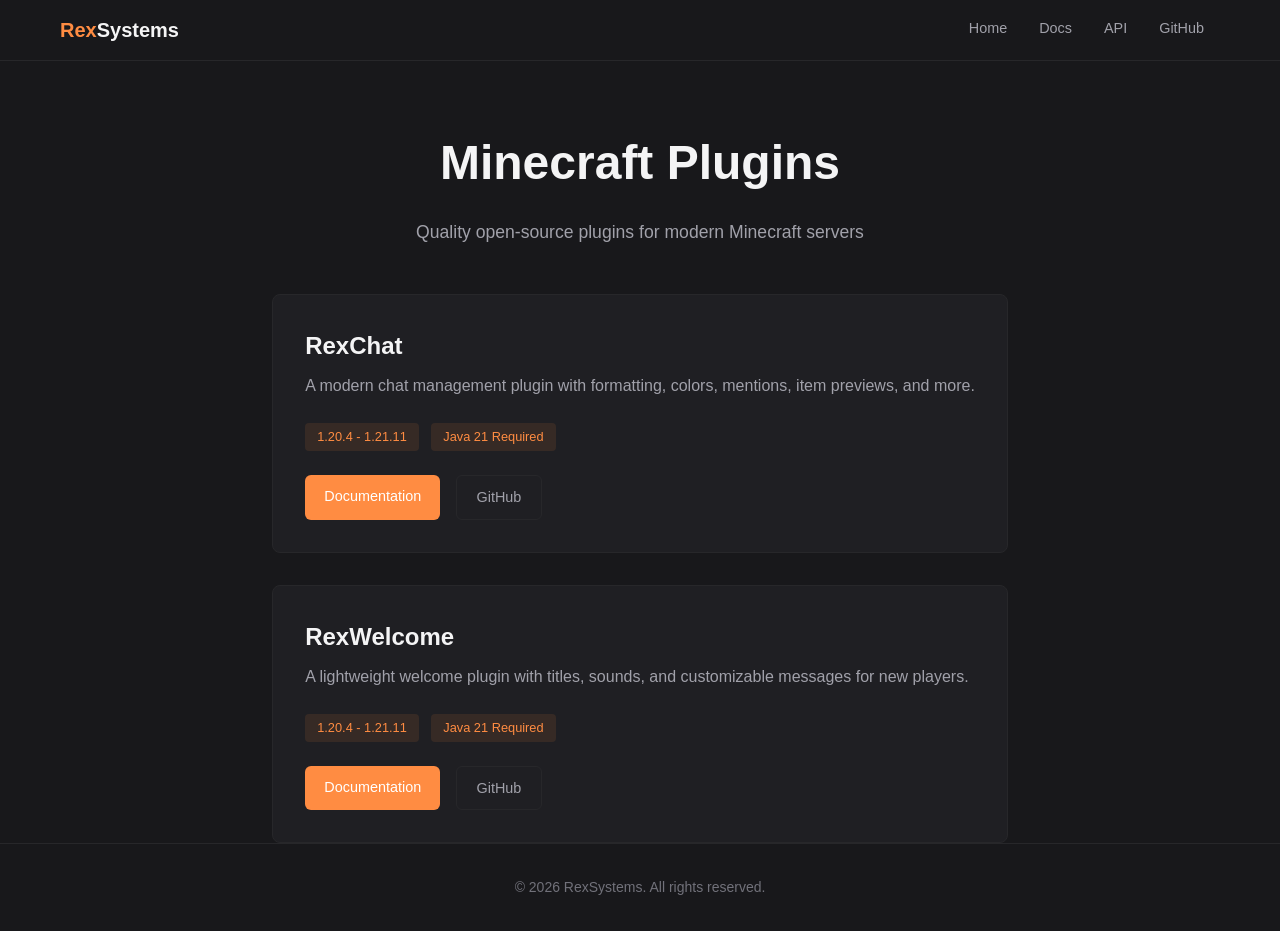
<file: index.html>
<!DOCTYPE html>
<html lang="en">
<head>
    <meta charset="UTF-8">
    <meta name="viewport" content="width=device-width, initial-scale=1.0">
    <title>RexSystems - Minecraft Plugins</title>
    <link rel="stylesheet" href="style.css">
</head>
<body>
    <nav class="navbar">
        <div class="container">
            <a href="index.html" class="nav-brand"><span>Rex</span>Systems</a>
            <div class="nav-links">
                <a href="/">Home</a>
                <a href="/rexchat">Docs</a>
                <a href="/api">API</a>
                <a href="https://github.com/rexsystems" target="_blank">GitHub</a>
            </div>
        </div>
    </nav>

    <header class="hero">
        <div class="container">
            <h1>Minecraft Plugins</h1>
            <p>Quality open-source plugins for modern Minecraft servers</p>
        </div>
    </header>

    <main class="container">
        <section class="plugins">
            <div class="plugin-card">
                <h2>RexChat</h2>
                <p>A modern chat management plugin with formatting, colors, mentions, item previews, and more.</p>
                <div class="plugin-meta">
                    <span class="badge">1.20.4 - 1.21.11</span>
                    <span class="badge">Java 21 Required</span>
                </div>
                <div class="plugin-actions">
                    <a href="/rexchat" class="btn btn-primary">Documentation</a>
                    <a href="https://github.com/rexsystems/RexChat" class="btn btn-secondary" target="_blank">GitHub</a>
                </div>
            </div>
            
            <div class="plugin-card">
                <h2>RexWelcome</h2>
                <p>A lightweight welcome plugin with titles, sounds, and customizable messages for new players.</p>
                <div class="plugin-meta">
                    <span class="badge">1.20.4 - 1.21.11</span>
                    <span class="badge">Java 21 Required</span>
                </div>
                <div class="plugin-actions">
                    <a href="/rexwelcome" class="btn btn-primary">Documentation</a>
                    <a href="https://github.com/rexsystems/RexWelcome" class="btn btn-secondary" target="_blank">GitHub</a>
                </div>
            </div>
        </section>
    </main>

    <footer>
        <div class="container">
            <p>&copy; 2026 RexSystems. All rights reserved.</p>
        </div>
    </footer>
</body>
</html>
</file>
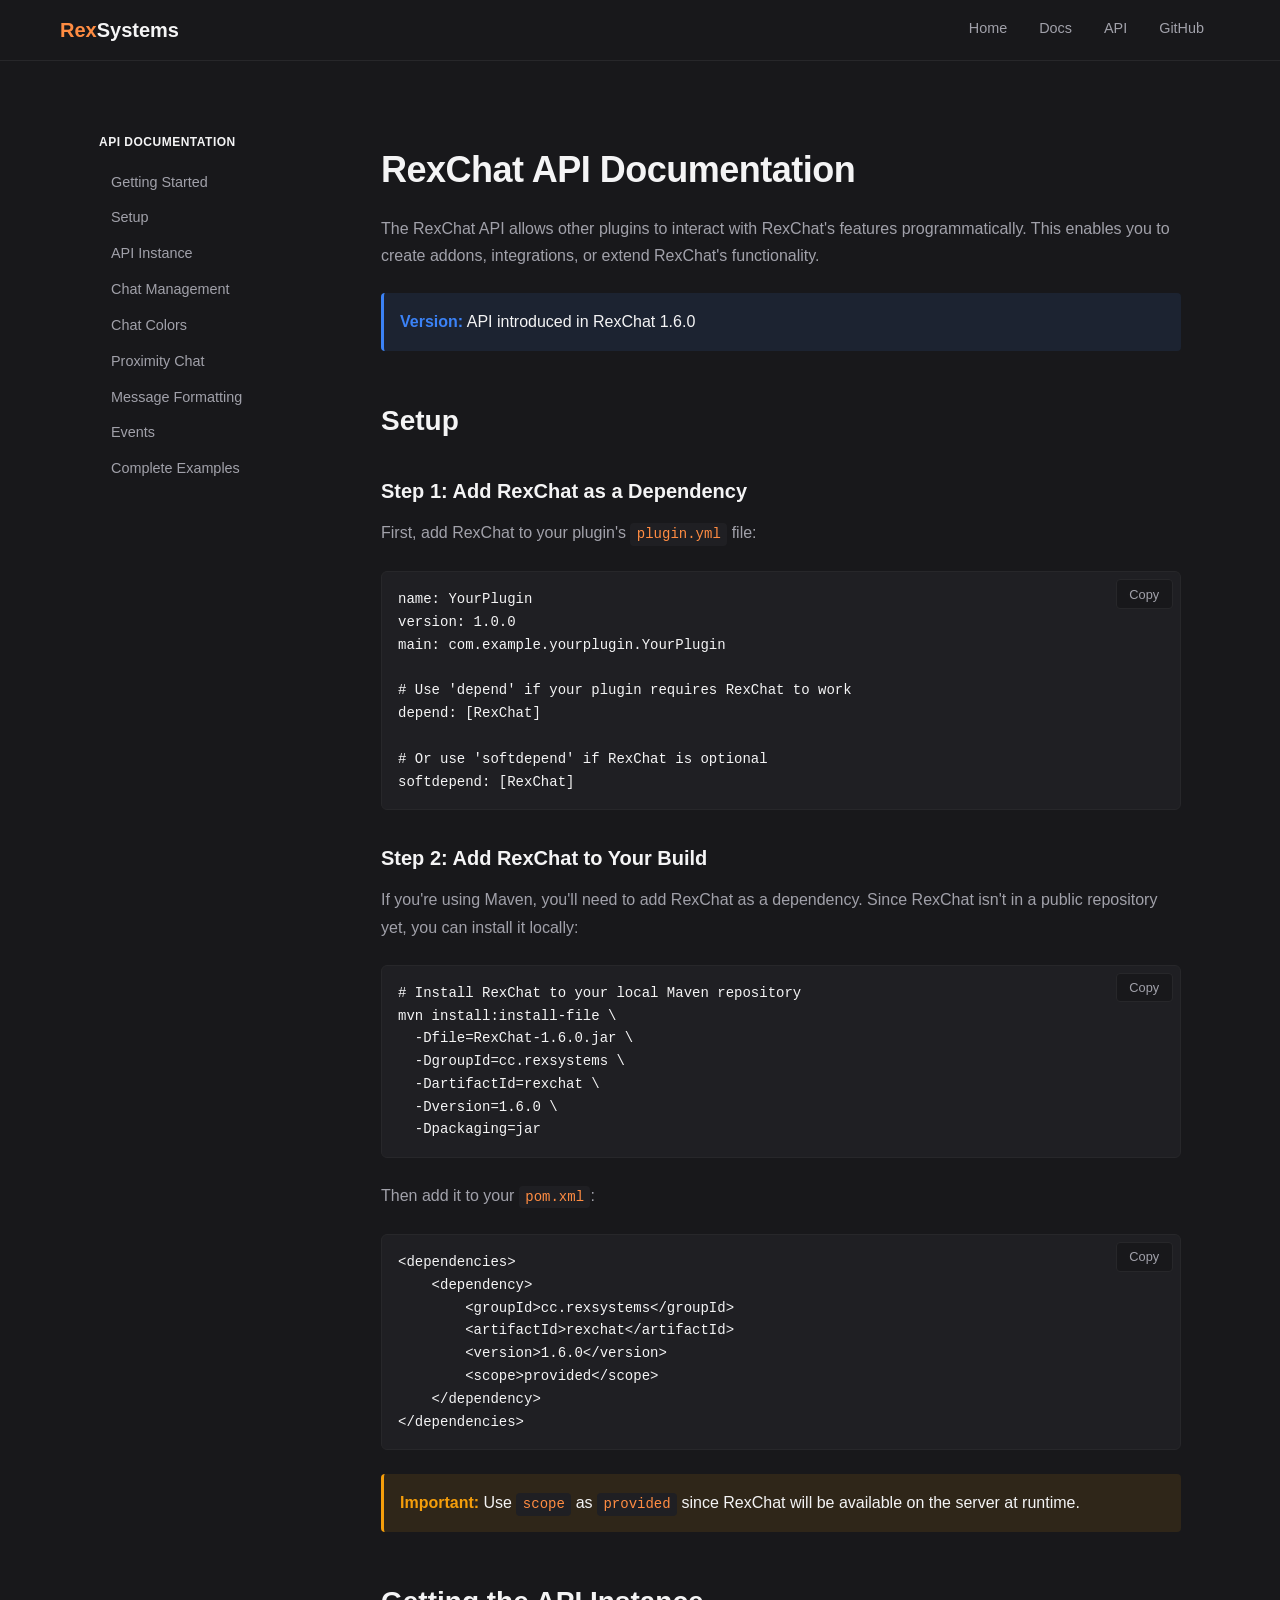
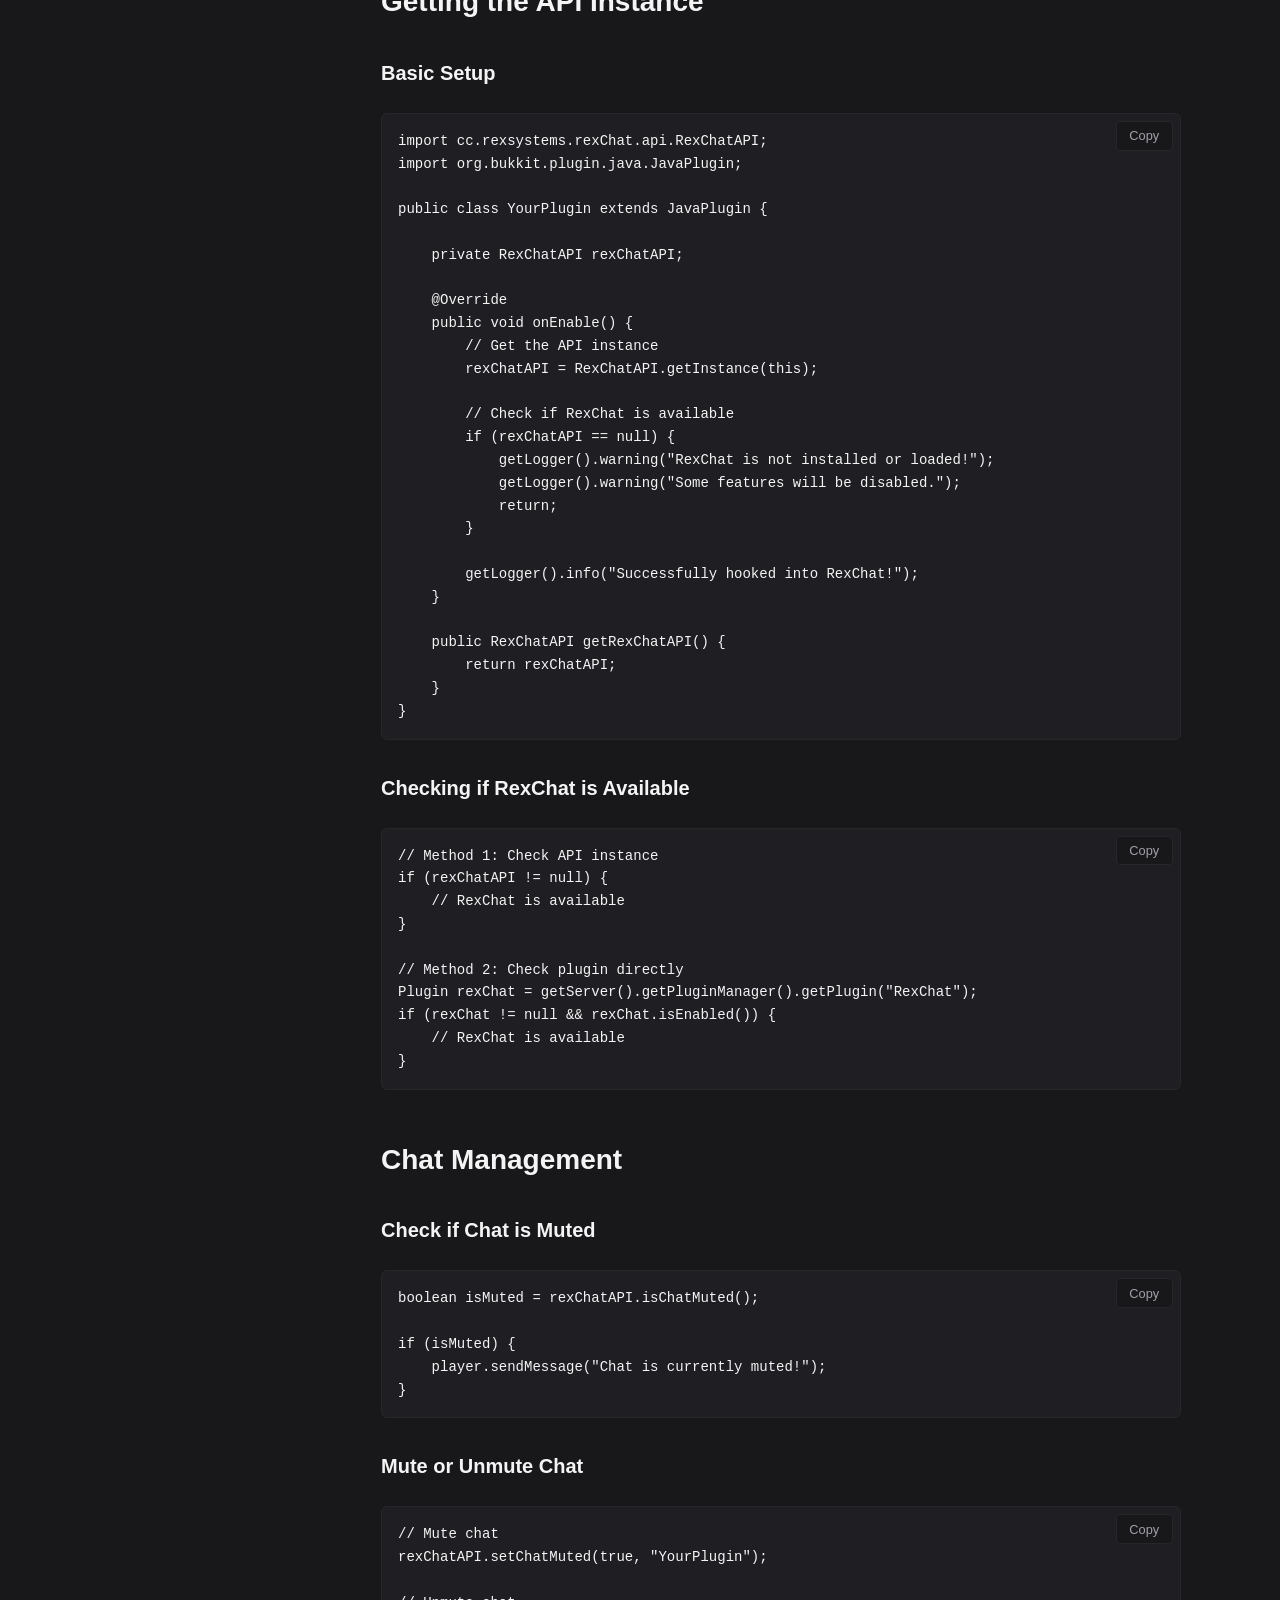
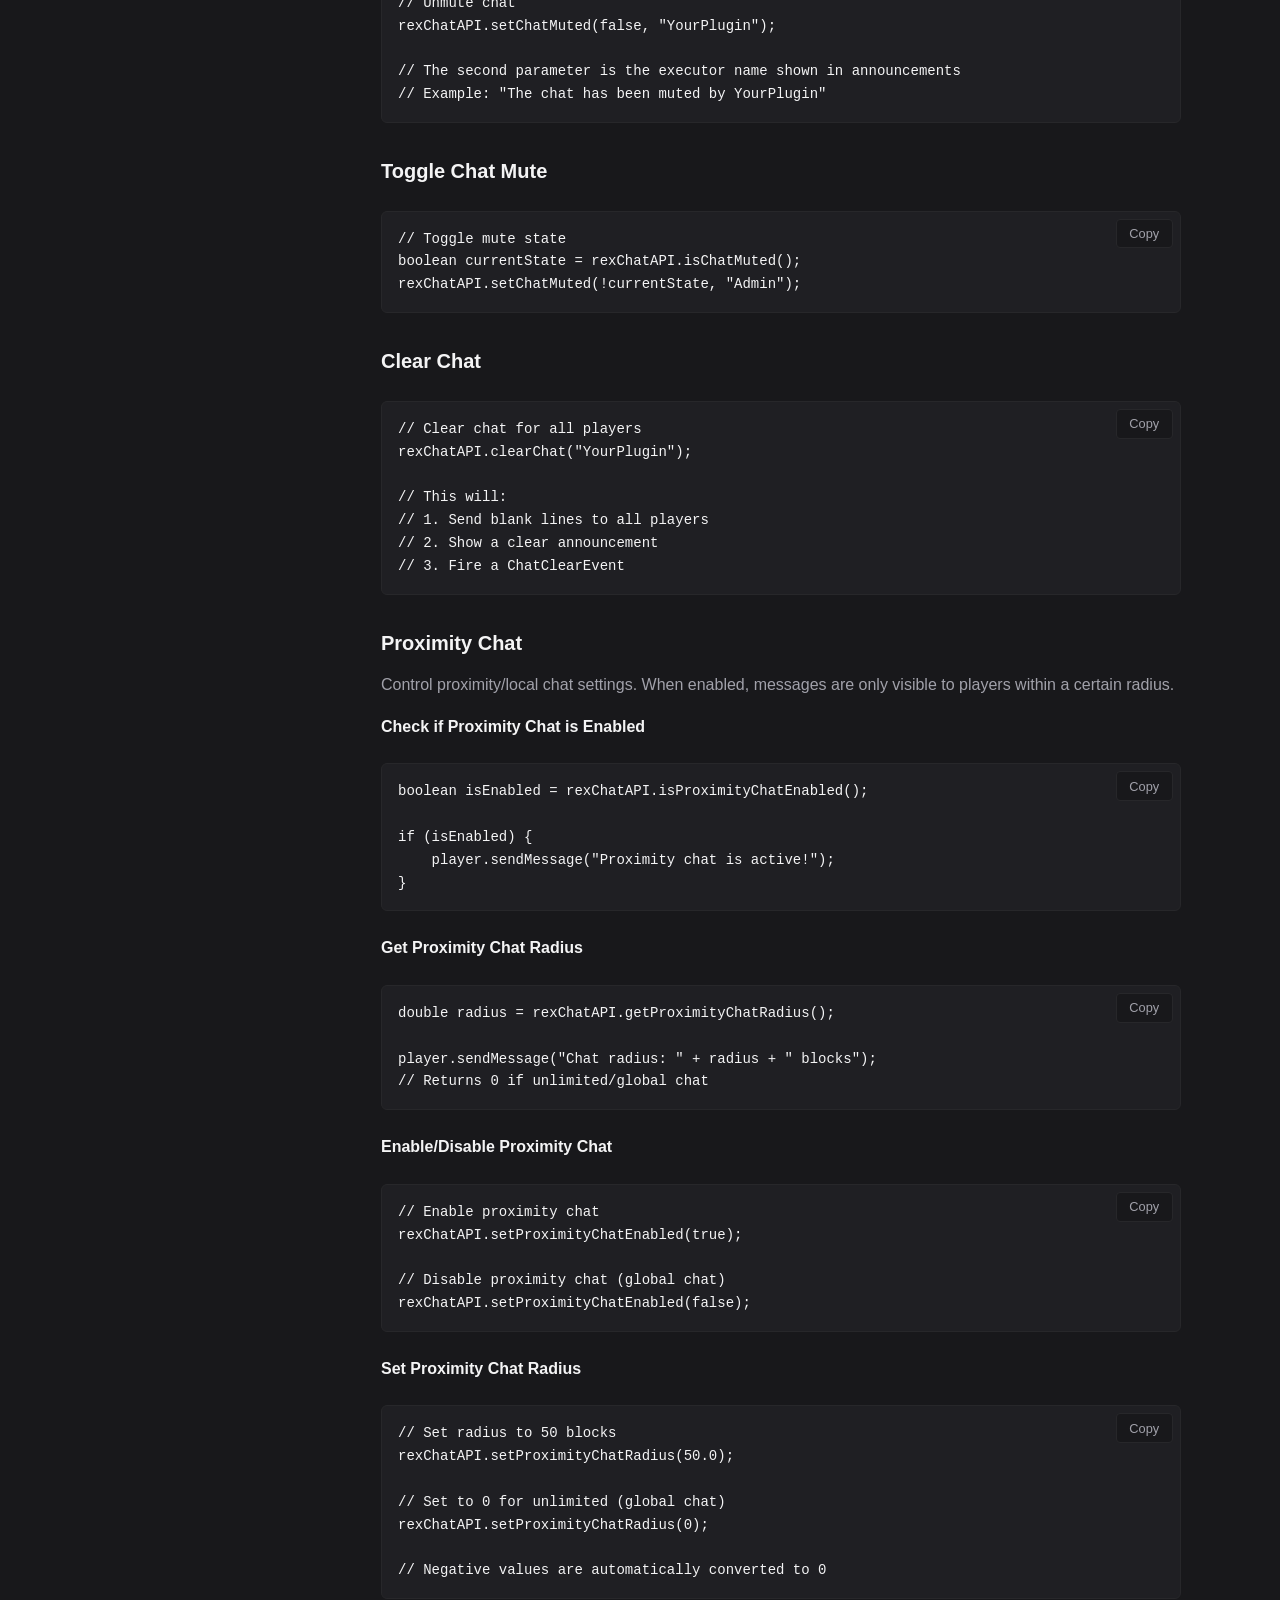
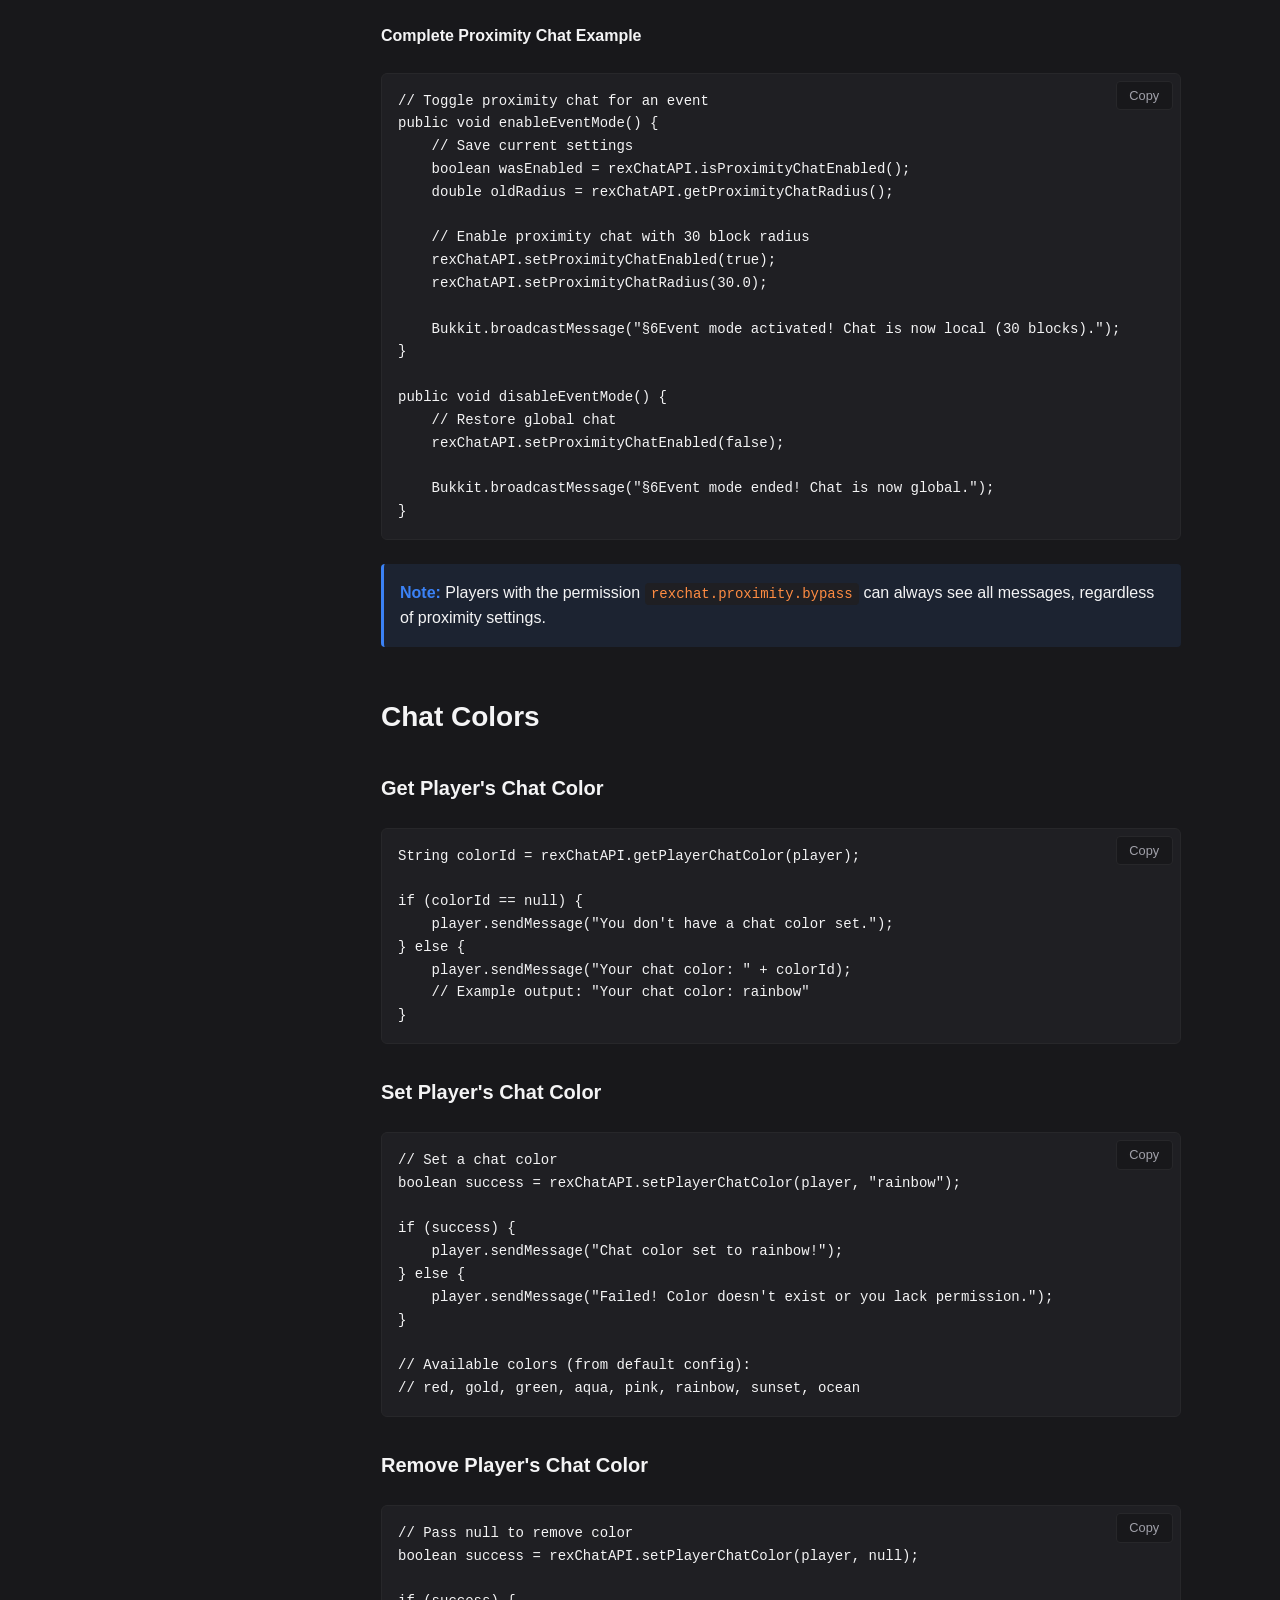
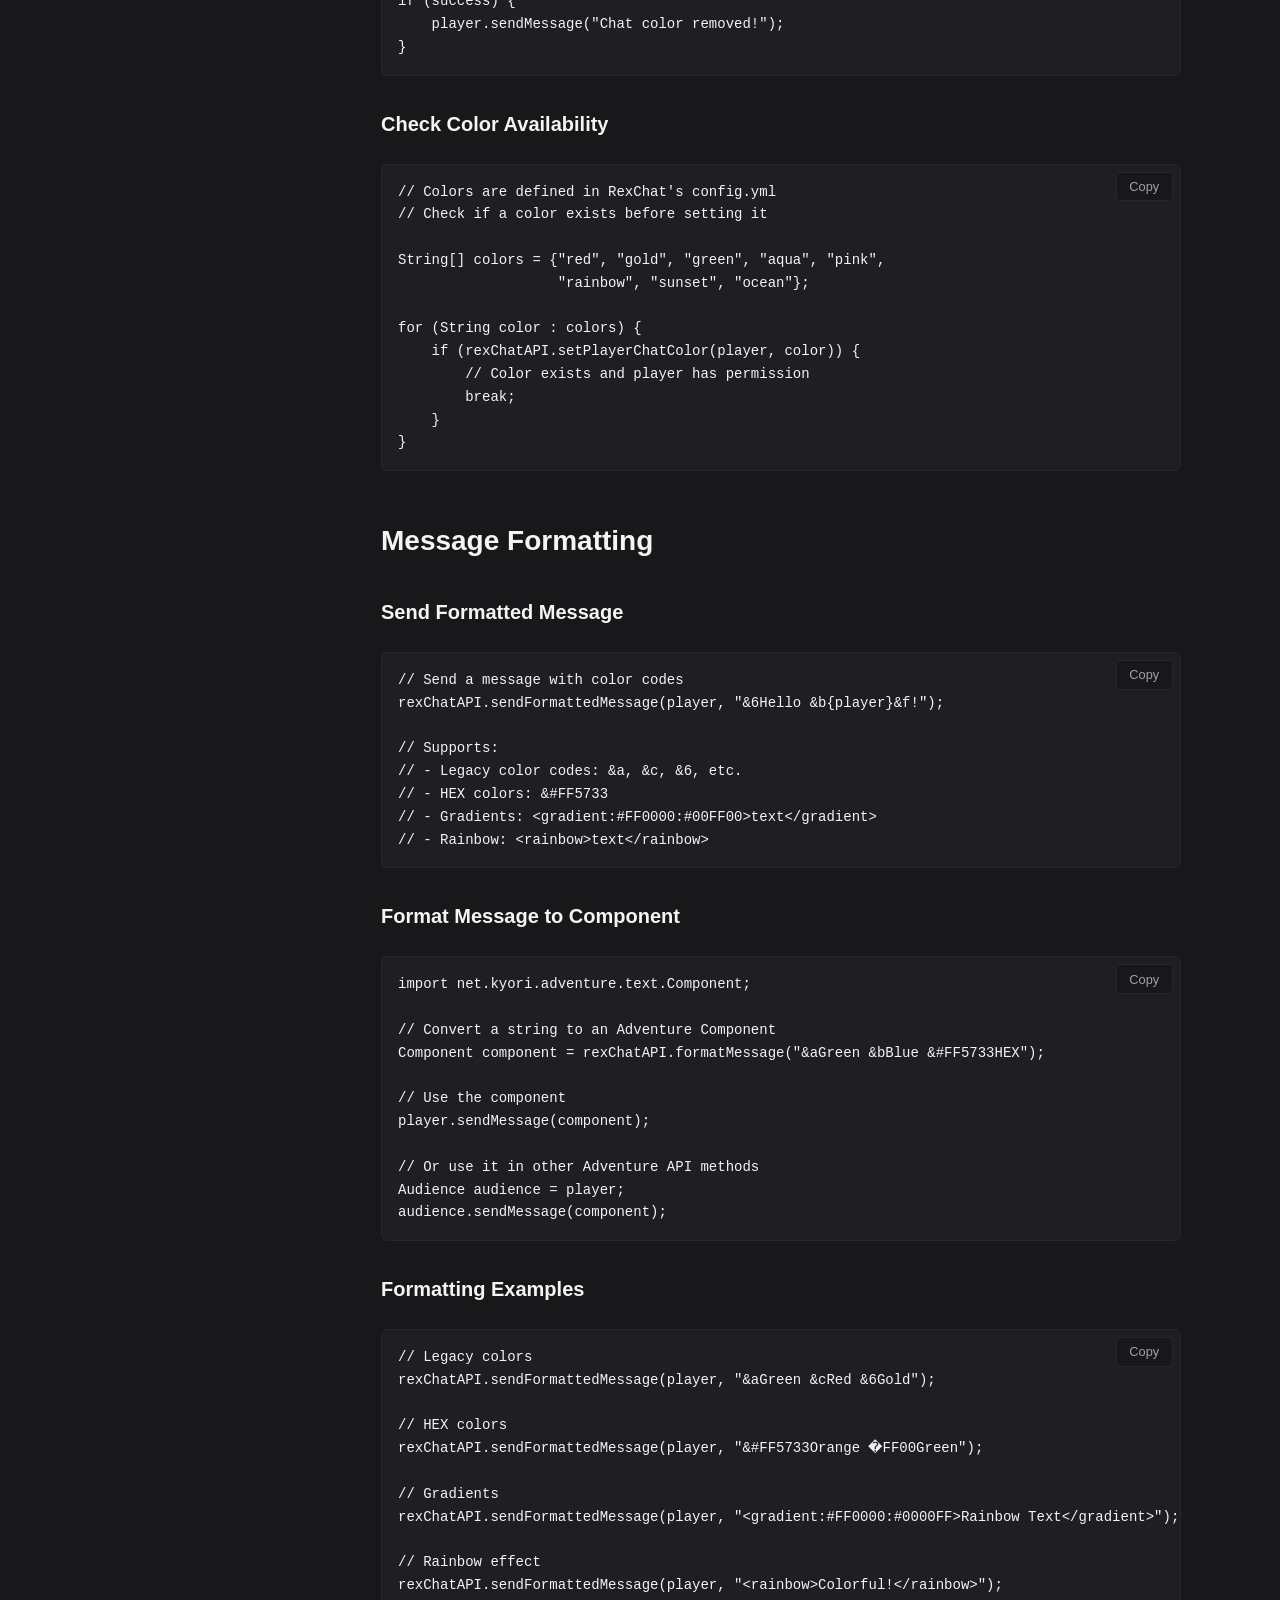
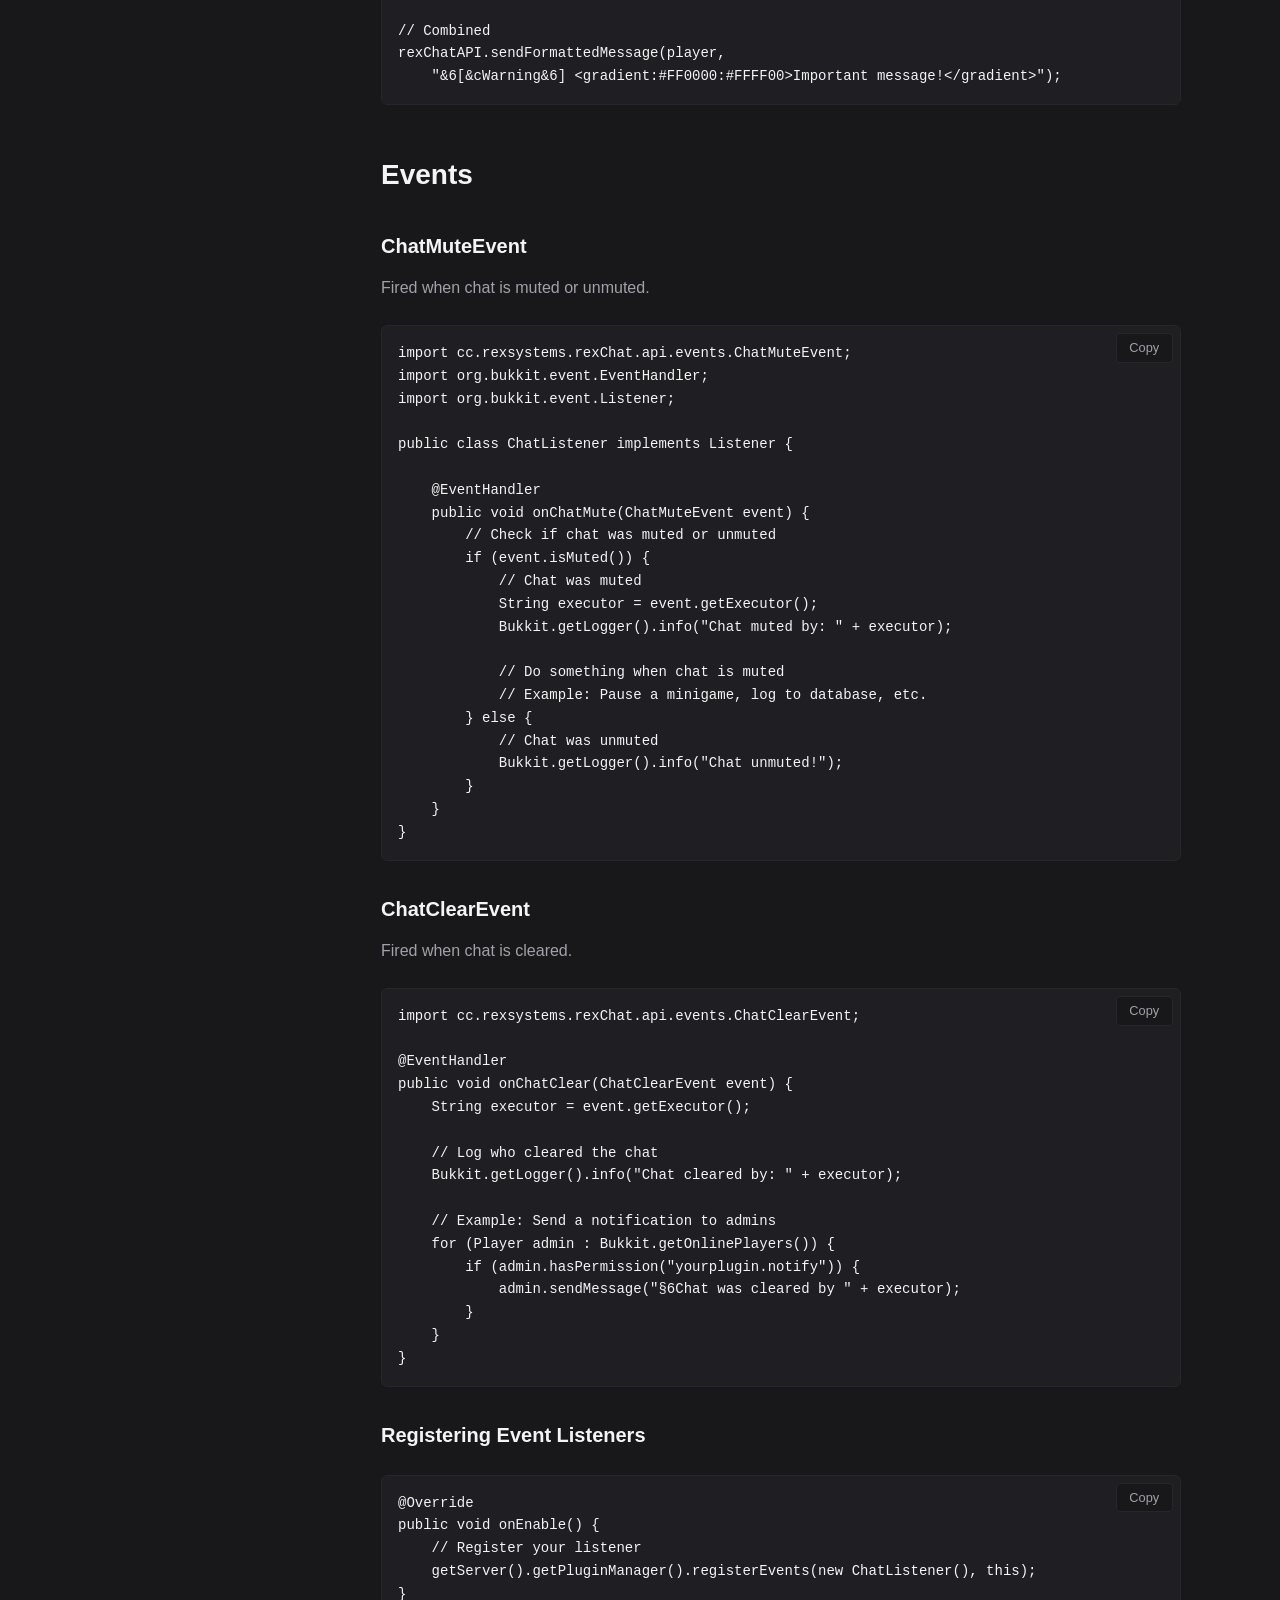
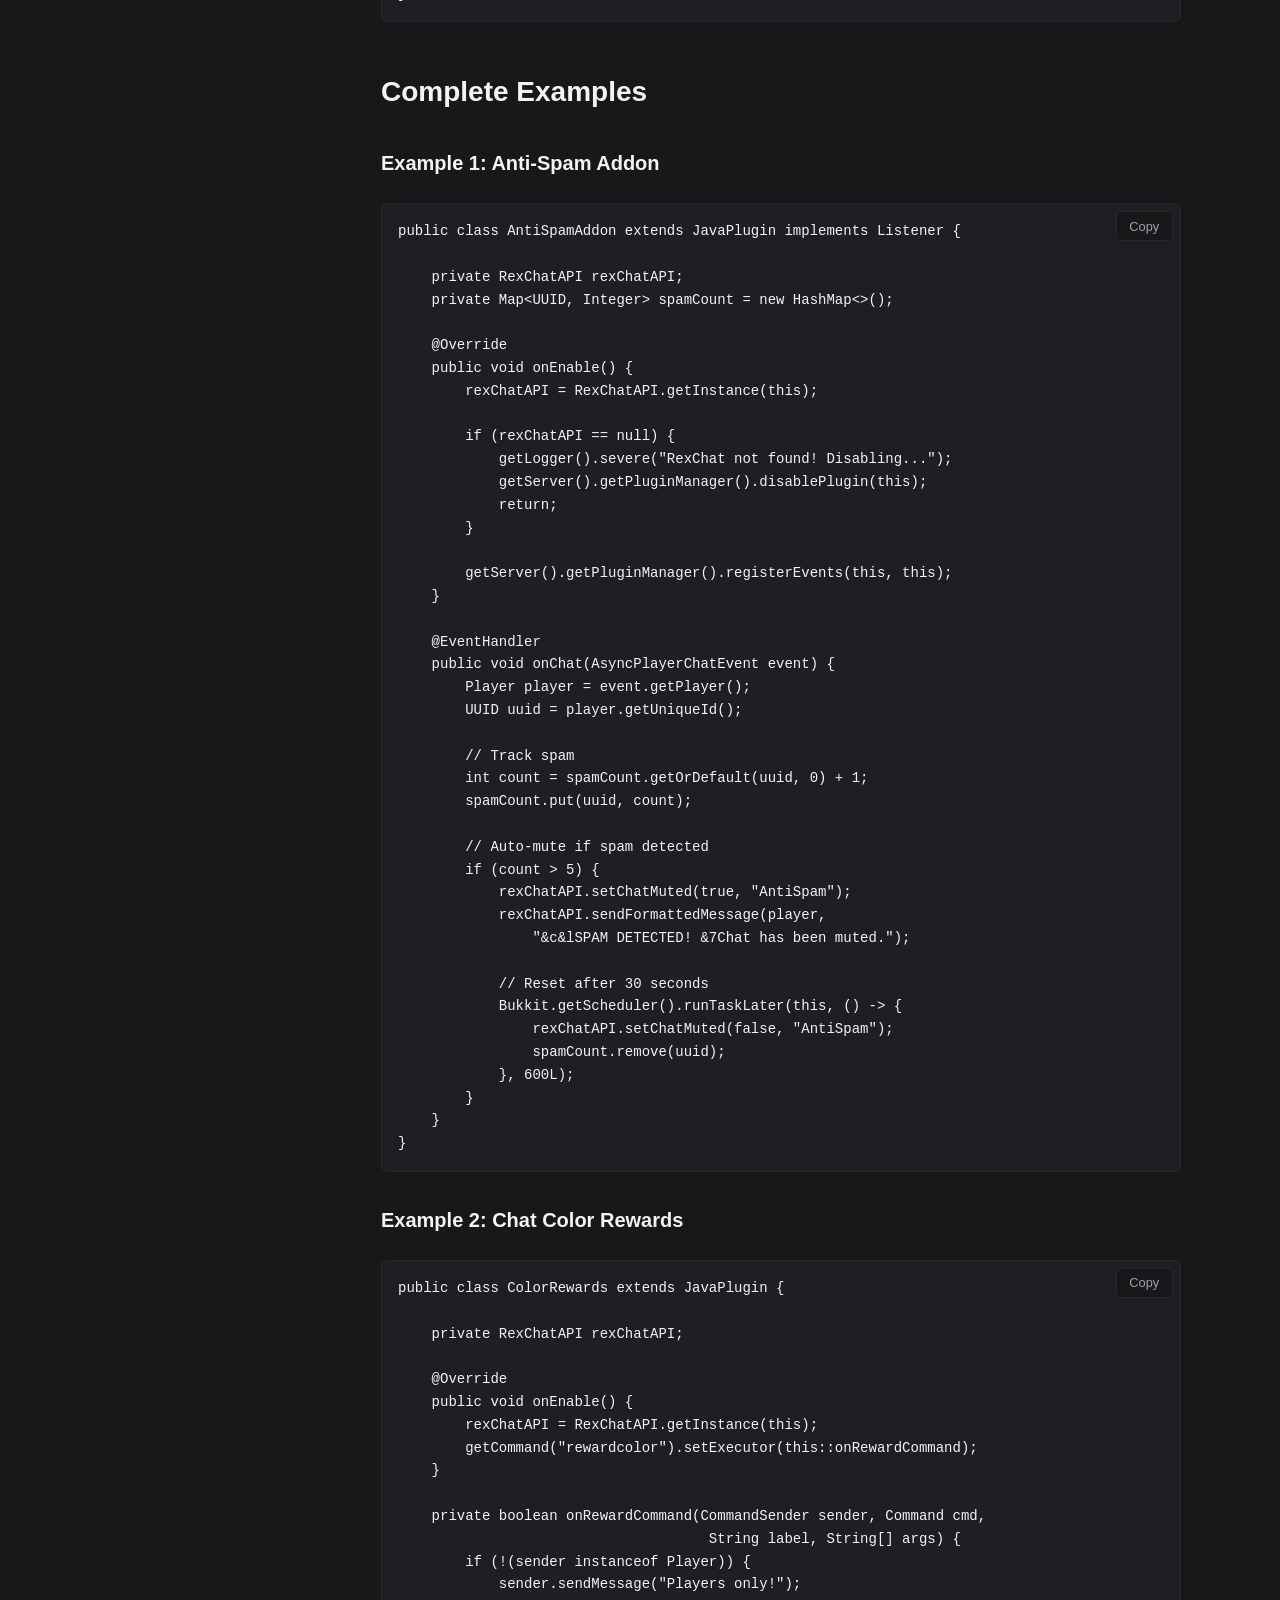
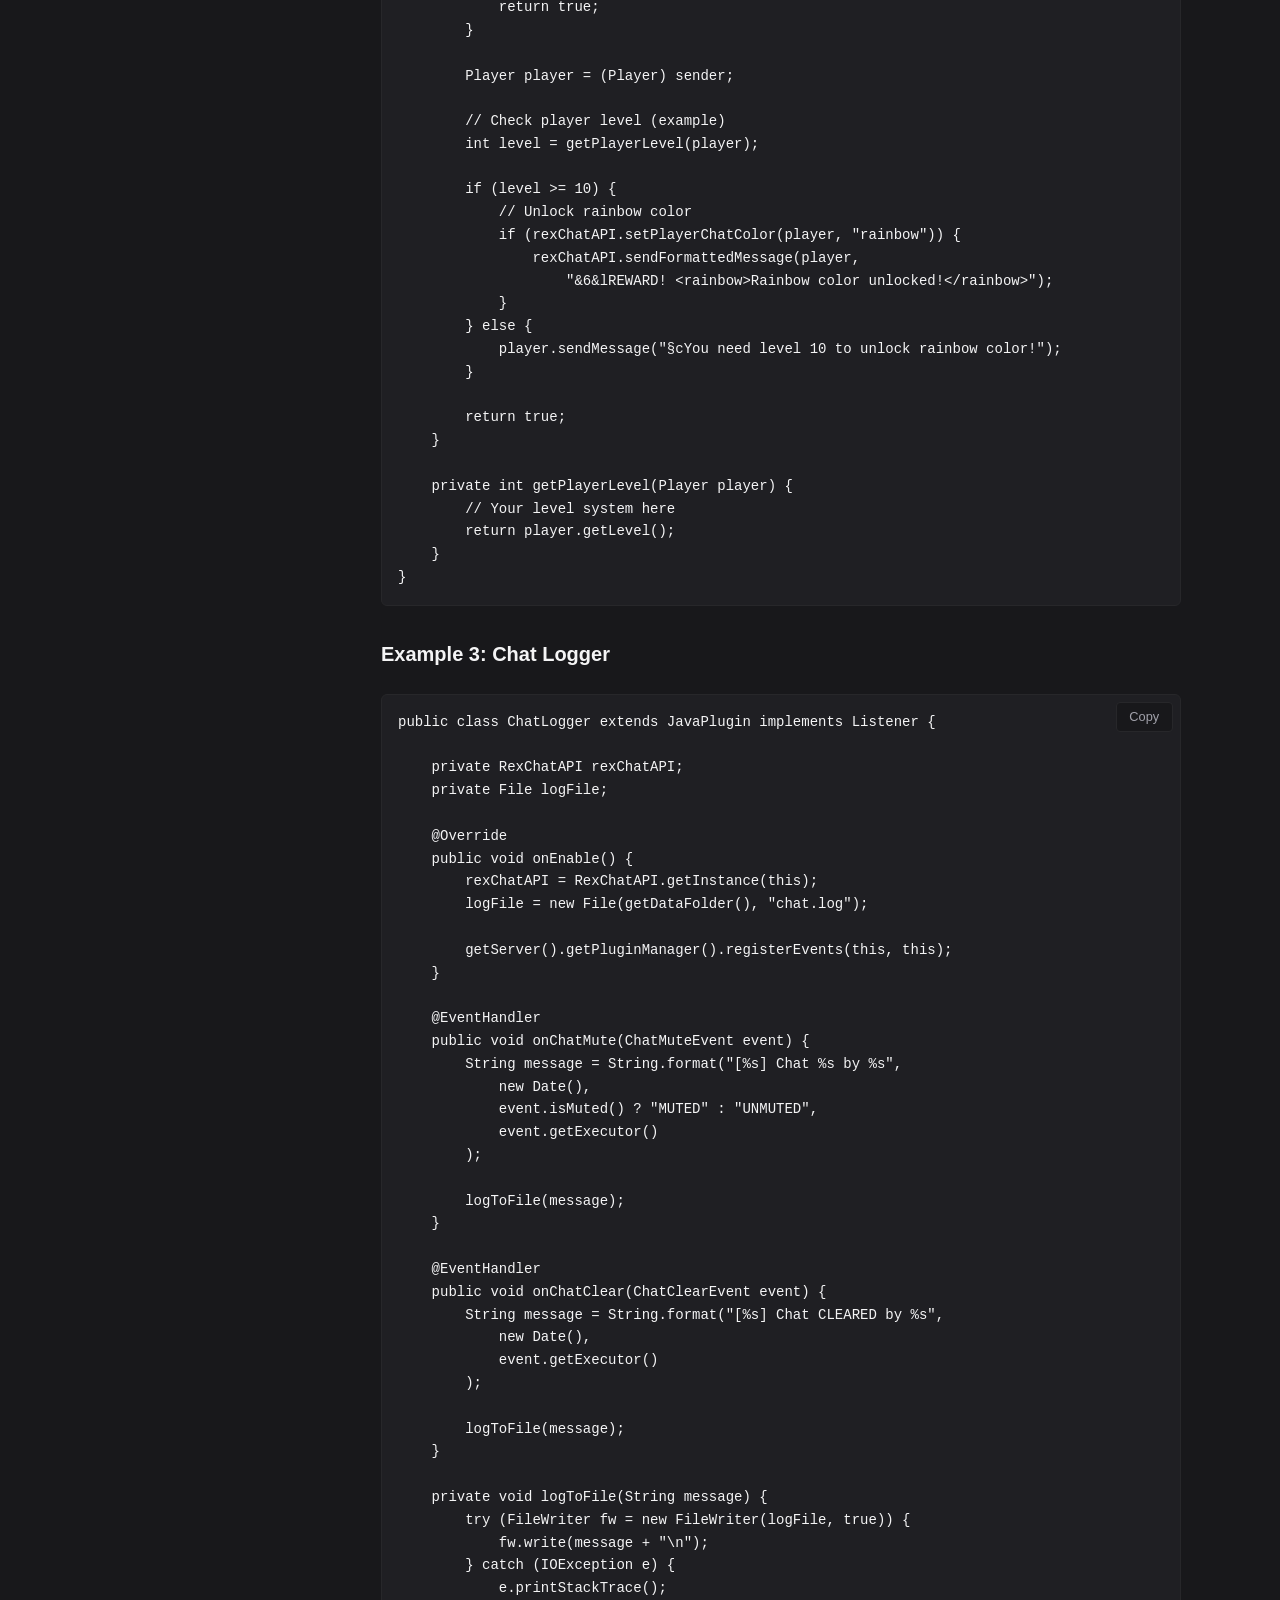
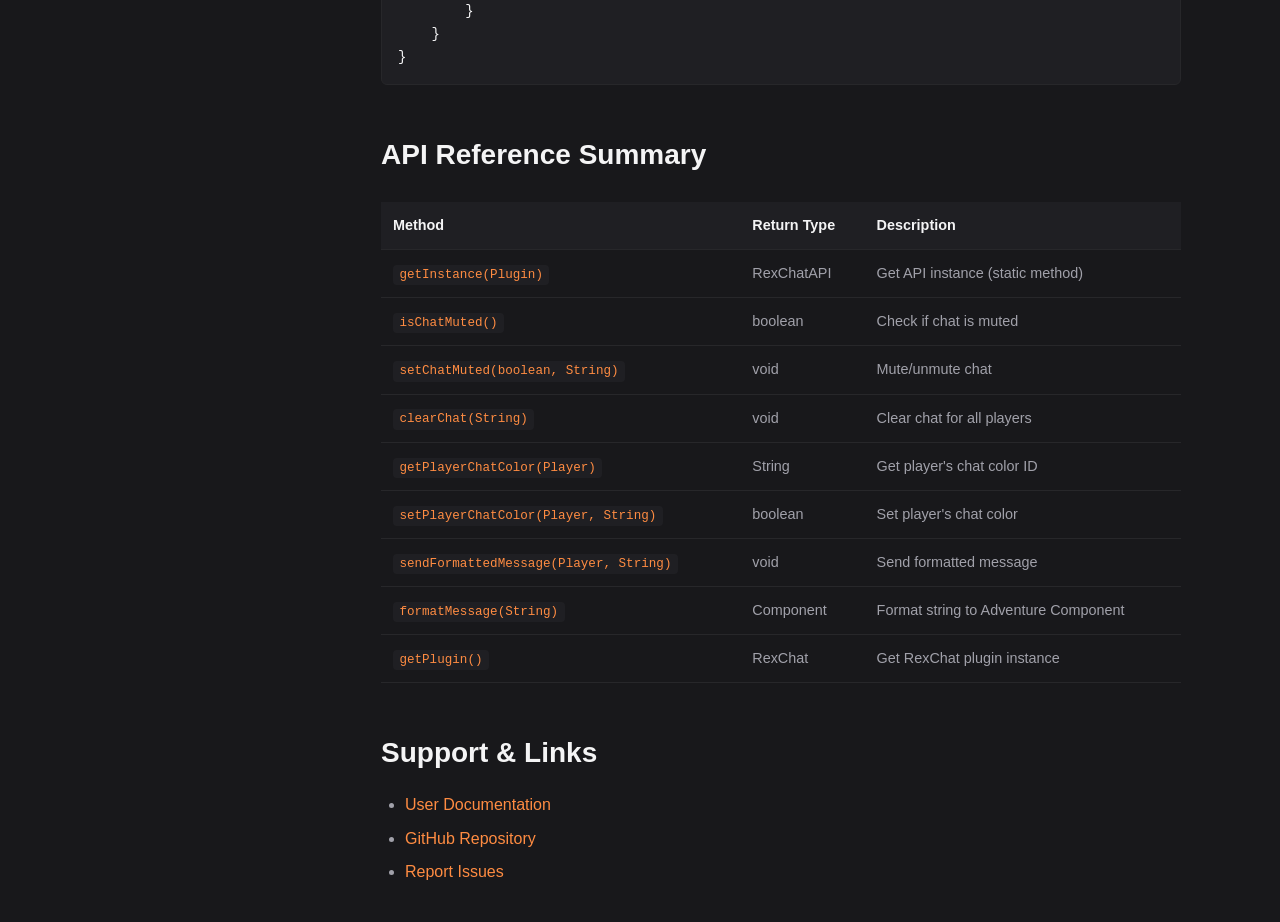
<file: api.html>
<!DOCTYPE html>
<html lang="en">
<head>
    <meta charset="UTF-8">
    <meta name="viewport" content="width=device-width, initial-scale=1.0">
    <title>RexChat API Documentation - RexSystems</title>
    <link rel="stylesheet" href="style.css">
</head>
<body>
    <nav class="navbar">
        <div class="container">
            <a href="index.html" class="nav-brand"><span>Rex</span>Systems</a>
            <div class="nav-links">
                <a href="/">Home</a>
                <a href="/rexchat">Docs</a>
                <a href="/api">API</a>
                <a href="https://github.com/rexsystems" target="_blank">GitHub</a>
            </div>
        </div>
    </nav>

    <div class="container docs-container">
        <aside class="docs-sidebar">
            <h3>API Documentation</h3>
            <ul>
                <li><a href="#getting-started">Getting Started</a></li>
                <li><a href="#setup">Setup</a></li>
                <li><a href="#api-instance">API Instance</a></li>
                <li><a href="#chat-management">Chat Management</a></li>
                <li><a href="#chat-colors">Chat Colors</a></li>
                <li><a href="#proximity-chat">Proximity Chat</a></li>
                <li><a href="#formatting">Message Formatting</a></li>
                <li><a href="#events">Events</a></li>
                <li><a href="#examples">Complete Examples</a></li>
            </ul>
        </aside>

        <main class="docs-content">
            <h1 id="getting-started">RexChat API Documentation</h1>
            <p>The RexChat API allows other plugins to interact with RexChat's features programmatically. This enables you to create addons, integrations, or extend RexChat's functionality.</p>

            <div class="note">
                <strong>Version:</strong> API introduced in RexChat 1.6.0
            </div>

            <h2 id="setup">Setup</h2>
            
            <h3>Step 1: Add RexChat as a Dependency</h3>
            <p>First, add RexChat to your plugin's <code>plugin.yml</code> file:</p>
            <pre><code>name: YourPlugin
version: 1.0.0
main: com.example.yourplugin.YourPlugin

# Use 'depend' if your plugin requires RexChat to work
depend: [RexChat]

# Or use 'softdepend' if RexChat is optional
softdepend: [RexChat]</code></pre>

            <h3>Step 2: Add RexChat to Your Build</h3>
            <p>If you're using Maven, you'll need to add RexChat as a dependency. Since RexChat isn't in a public repository yet, you can install it locally:</p>
            <pre><code># Install RexChat to your local Maven repository
mvn install:install-file \
  -Dfile=RexChat-1.6.0.jar \
  -DgroupId=cc.rexsystems \
  -DartifactId=rexchat \
  -Dversion=1.6.0 \
  -Dpackaging=jar</code></pre>

            <p>Then add it to your <code>pom.xml</code>:</p>
            <pre><code>&lt;dependencies&gt;
    &lt;dependency&gt;
        &lt;groupId&gt;cc.rexsystems&lt;/groupId&gt;
        &lt;artifactId&gt;rexchat&lt;/artifactId&gt;
        &lt;version&gt;1.6.0&lt;/version&gt;
        &lt;scope&gt;provided&lt;/scope&gt;
    &lt;/dependency&gt;
&lt;/dependencies&gt;</code></pre>

            <div class="warning">
                <strong>Important:</strong> Use <code>scope</code> as <code>provided</code> since RexChat will be available on the server at runtime.
            </div>

            <h2 id="api-instance">Getting the API Instance</h2>
            
            <h3>Basic Setup</h3>
            <pre><code>import cc.rexsystems.rexChat.api.RexChatAPI;
import org.bukkit.plugin.java.JavaPlugin;

public class YourPlugin extends JavaPlugin {
    
    private RexChatAPI rexChatAPI;
    
    @Override
    public void onEnable() {
        // Get the API instance
        rexChatAPI = RexChatAPI.getInstance(this);
        
        // Check if RexChat is available
        if (rexChatAPI == null) {
            getLogger().warning("RexChat is not installed or loaded!");
            getLogger().warning("Some features will be disabled.");
            return;
        }
        
        getLogger().info("Successfully hooked into RexChat!");
    }
    
    public RexChatAPI getRexChatAPI() {
        return rexChatAPI;
    }
}</code></pre>

            <h3>Checking if RexChat is Available</h3>
            <pre><code>// Method 1: Check API instance
if (rexChatAPI != null) {
    // RexChat is available
}

// Method 2: Check plugin directly
Plugin rexChat = getServer().getPluginManager().getPlugin("RexChat");
if (rexChat != null && rexChat.isEnabled()) {
    // RexChat is available
}</code></pre>

            <h2 id="chat-management">Chat Management</h2>

            <h3>Check if Chat is Muted</h3>
            <pre><code>boolean isMuted = rexChatAPI.isChatMuted();

if (isMuted) {
    player.sendMessage("Chat is currently muted!");
}</code></pre>

            <h3>Mute or Unmute Chat</h3>
            <pre><code>// Mute chat
rexChatAPI.setChatMuted(true, "YourPlugin");

// Unmute chat
rexChatAPI.setChatMuted(false, "YourPlugin");

// The second parameter is the executor name shown in announcements
// Example: "The chat has been muted by YourPlugin"</code></pre>

            <h3>Toggle Chat Mute</h3>
            <pre><code>// Toggle mute state
boolean currentState = rexChatAPI.isChatMuted();
rexChatAPI.setChatMuted(!currentState, "Admin");</code></pre>

            <h3>Clear Chat</h3>
            <pre><code>// Clear chat for all players
rexChatAPI.clearChat("YourPlugin");

// This will:
// 1. Send blank lines to all players
// 2. Show a clear announcement
// 3. Fire a ChatClearEvent</code></pre>

            <h3>Proximity Chat</h3>
            <p>Control proximity/local chat settings. When enabled, messages are only visible to players within a certain radius.</p>

            <h4>Check if Proximity Chat is Enabled</h4>
            <pre><code>boolean isEnabled = rexChatAPI.isProximityChatEnabled();

if (isEnabled) {
    player.sendMessage("Proximity chat is active!");
}</code></pre>

            <h4>Get Proximity Chat Radius</h4>
            <pre><code>double radius = rexChatAPI.getProximityChatRadius();

player.sendMessage("Chat radius: " + radius + " blocks");
// Returns 0 if unlimited/global chat</code></pre>

            <h4>Enable/Disable Proximity Chat</h4>
            <pre><code>// Enable proximity chat
rexChatAPI.setProximityChatEnabled(true);

// Disable proximity chat (global chat)
rexChatAPI.setProximityChatEnabled(false);</code></pre>

            <h4>Set Proximity Chat Radius</h4>
            <pre><code>// Set radius to 50 blocks
rexChatAPI.setProximityChatRadius(50.0);

// Set to 0 for unlimited (global chat)
rexChatAPI.setProximityChatRadius(0);

// Negative values are automatically converted to 0</code></pre>

            <h4>Complete Proximity Chat Example</h4>
            <pre><code>// Toggle proximity chat for an event
public void enableEventMode() {
    // Save current settings
    boolean wasEnabled = rexChatAPI.isProximityChatEnabled();
    double oldRadius = rexChatAPI.getProximityChatRadius();
    
    // Enable proximity chat with 30 block radius
    rexChatAPI.setProximityChatEnabled(true);
    rexChatAPI.setProximityChatRadius(30.0);
    
    Bukkit.broadcastMessage("§6Event mode activated! Chat is now local (30 blocks).");
}

public void disableEventMode() {
    // Restore global chat
    rexChatAPI.setProximityChatEnabled(false);
    
    Bukkit.broadcastMessage("§6Event mode ended! Chat is now global.");
}</code></pre>

            <div class="note">
                <strong>Note:</strong> Players with the permission <code>rexchat.proximity.bypass</code> can always see all messages, regardless of proximity settings.
            </div>

            <h2 id="chat-colors">Chat Colors</h2>

            <h3>Get Player's Chat Color</h3>
            <pre><code>String colorId = rexChatAPI.getPlayerChatColor(player);

if (colorId == null) {
    player.sendMessage("You don't have a chat color set.");
} else {
    player.sendMessage("Your chat color: " + colorId);
    // Example output: "Your chat color: rainbow"
}</code></pre>

            <h3>Set Player's Chat Color</h3>
            <pre><code>// Set a chat color
boolean success = rexChatAPI.setPlayerChatColor(player, "rainbow");

if (success) {
    player.sendMessage("Chat color set to rainbow!");
} else {
    player.sendMessage("Failed! Color doesn't exist or you lack permission.");
}

// Available colors (from default config):
// red, gold, green, aqua, pink, rainbow, sunset, ocean</code></pre>

            <h3>Remove Player's Chat Color</h3>
            <pre><code>// Pass null to remove color
boolean success = rexChatAPI.setPlayerChatColor(player, null);

if (success) {
    player.sendMessage("Chat color removed!");
}</code></pre>

            <h3>Check Color Availability</h3>
            <pre><code>// Colors are defined in RexChat's config.yml
// Check if a color exists before setting it

String[] colors = {"red", "gold", "green", "aqua", "pink", 
                   "rainbow", "sunset", "ocean"};

for (String color : colors) {
    if (rexChatAPI.setPlayerChatColor(player, color)) {
        // Color exists and player has permission
        break;
    }
}</code></pre>

            <h2 id="formatting">Message Formatting</h2>

            <h3>Send Formatted Message</h3>
            <pre><code>// Send a message with color codes
rexChatAPI.sendFormattedMessage(player, "&6Hello &b{player}&f!");

// Supports:
// - Legacy color codes: &a, &c, &6, etc.
// - HEX colors: &#FF5733
// - Gradients: &lt;gradient:#FF0000:#00FF00&gt;text&lt;/gradient&gt;
// - Rainbow: &lt;rainbow&gt;text&lt;/rainbow&gt;</code></pre>

            <h3>Format Message to Component</h3>
            <pre><code>import net.kyori.adventure.text.Component;

// Convert a string to an Adventure Component
Component component = rexChatAPI.formatMessage("&aGreen &bBlue &#FF5733HEX");

// Use the component
player.sendMessage(component);

// Or use it in other Adventure API methods
Audience audience = player;
audience.sendMessage(component);</code></pre>

            <h3>Formatting Examples</h3>
            <pre><code>// Legacy colors
rexChatAPI.sendFormattedMessage(player, "&aGreen &cRed &6Gold");

// HEX colors
rexChatAPI.sendFormattedMessage(player, "&#FF5733Orange &#00FF00Green");

// Gradients
rexChatAPI.sendFormattedMessage(player, "&lt;gradient:#FF0000:#0000FF&gt;Rainbow Text&lt;/gradient&gt;");

// Rainbow effect
rexChatAPI.sendFormattedMessage(player, "&lt;rainbow&gt;Colorful!&lt;/rainbow&gt;");

// Combined
rexChatAPI.sendFormattedMessage(player, 
    "&6[&cWarning&6] &lt;gradient:#FF0000:#FFFF00&gt;Important message!&lt;/gradient&gt;");</code></pre>

            <h2 id="events">Events</h2>

            <h3>ChatMuteEvent</h3>
            <p>Fired when chat is muted or unmuted.</p>
            <pre><code>import cc.rexsystems.rexChat.api.events.ChatMuteEvent;
import org.bukkit.event.EventHandler;
import org.bukkit.event.Listener;

public class ChatListener implements Listener {
    
    @EventHandler
    public void onChatMute(ChatMuteEvent event) {
        // Check if chat was muted or unmuted
        if (event.isMuted()) {
            // Chat was muted
            String executor = event.getExecutor();
            Bukkit.getLogger().info("Chat muted by: " + executor);
            
            // Do something when chat is muted
            // Example: Pause a minigame, log to database, etc.
        } else {
            // Chat was unmuted
            Bukkit.getLogger().info("Chat unmuted!");
        }
    }
}</code></pre>

            <h3>ChatClearEvent</h3>
            <p>Fired when chat is cleared.</p>
            <pre><code>import cc.rexsystems.rexChat.api.events.ChatClearEvent;

@EventHandler
public void onChatClear(ChatClearEvent event) {
    String executor = event.getExecutor();
    
    // Log who cleared the chat
    Bukkit.getLogger().info("Chat cleared by: " + executor);
    
    // Example: Send a notification to admins
    for (Player admin : Bukkit.getOnlinePlayers()) {
        if (admin.hasPermission("yourplugin.notify")) {
            admin.sendMessage("§6Chat was cleared by " + executor);
        }
    }
}</code></pre>

            <h3>Registering Event Listeners</h3>
            <pre><code>@Override
public void onEnable() {
    // Register your listener
    getServer().getPluginManager().registerEvents(new ChatListener(), this);
}</code></pre>

            <h2 id="examples">Complete Examples</h2>

            <h3>Example 1: Anti-Spam Addon</h3>
            <pre><code>public class AntiSpamAddon extends JavaPlugin implements Listener {
    
    private RexChatAPI rexChatAPI;
    private Map&lt;UUID, Integer&gt; spamCount = new HashMap&lt;&gt;();
    
    @Override
    public void onEnable() {
        rexChatAPI = RexChatAPI.getInstance(this);
        
        if (rexChatAPI == null) {
            getLogger().severe("RexChat not found! Disabling...");
            getServer().getPluginManager().disablePlugin(this);
            return;
        }
        
        getServer().getPluginManager().registerEvents(this, this);
    }
    
    @EventHandler
    public void onChat(AsyncPlayerChatEvent event) {
        Player player = event.getPlayer();
        UUID uuid = player.getUniqueId();
        
        // Track spam
        int count = spamCount.getOrDefault(uuid, 0) + 1;
        spamCount.put(uuid, count);
        
        // Auto-mute if spam detected
        if (count > 5) {
            rexChatAPI.setChatMuted(true, "AntiSpam");
            rexChatAPI.sendFormattedMessage(player, 
                "&c&lSPAM DETECTED! &7Chat has been muted.");
            
            // Reset after 30 seconds
            Bukkit.getScheduler().runTaskLater(this, () -> {
                rexChatAPI.setChatMuted(false, "AntiSpam");
                spamCount.remove(uuid);
            }, 600L);
        }
    }
}</code></pre>

            <h3>Example 2: Chat Color Rewards</h3>
            <pre><code>public class ColorRewards extends JavaPlugin {
    
    private RexChatAPI rexChatAPI;
    
    @Override
    public void onEnable() {
        rexChatAPI = RexChatAPI.getInstance(this);
        getCommand("rewardcolor").setExecutor(this::onRewardCommand);
    }
    
    private boolean onRewardCommand(CommandSender sender, Command cmd, 
                                     String label, String[] args) {
        if (!(sender instanceof Player)) {
            sender.sendMessage("Players only!");
            return true;
        }
        
        Player player = (Player) sender;
        
        // Check player level (example)
        int level = getPlayerLevel(player);
        
        if (level >= 10) {
            // Unlock rainbow color
            if (rexChatAPI.setPlayerChatColor(player, "rainbow")) {
                rexChatAPI.sendFormattedMessage(player, 
                    "&6&lREWARD! &lt;rainbow&gt;Rainbow color unlocked!&lt;/rainbow&gt;");
            }
        } else {
            player.sendMessage("§cYou need level 10 to unlock rainbow color!");
        }
        
        return true;
    }
    
    private int getPlayerLevel(Player player) {
        // Your level system here
        return player.getLevel();
    }
}</code></pre>

            <h3>Example 3: Chat Logger</h3>
            <pre><code>public class ChatLogger extends JavaPlugin implements Listener {
    
    private RexChatAPI rexChatAPI;
    private File logFile;
    
    @Override
    public void onEnable() {
        rexChatAPI = RexChatAPI.getInstance(this);
        logFile = new File(getDataFolder(), "chat.log");
        
        getServer().getPluginManager().registerEvents(this, this);
    }
    
    @EventHandler
    public void onChatMute(ChatMuteEvent event) {
        String message = String.format("[%s] Chat %s by %s",
            new Date(),
            event.isMuted() ? "MUTED" : "UNMUTED",
            event.getExecutor()
        );
        
        logToFile(message);
    }
    
    @EventHandler
    public void onChatClear(ChatClearEvent event) {
        String message = String.format("[%s] Chat CLEARED by %s",
            new Date(),
            event.getExecutor()
        );
        
        logToFile(message);
    }
    
    private void logToFile(String message) {
        try (FileWriter fw = new FileWriter(logFile, true)) {
            fw.write(message + "\n");
        } catch (IOException e) {
            e.printStackTrace();
        }
    }
}</code></pre>

            <h2>API Reference Summary</h2>
            <table>
                <thead>
                    <tr>
                        <th>Method</th>
                        <th>Return Type</th>
                        <th>Description</th>
                    </tr>
                </thead>
                <tbody>
                    <tr>
                        <td><code>getInstance(Plugin)</code></td>
                        <td>RexChatAPI</td>
                        <td>Get API instance (static method)</td>
                    </tr>
                    <tr>
                        <td><code>isChatMuted()</code></td>
                        <td>boolean</td>
                        <td>Check if chat is muted</td>
                    </tr>
                    <tr>
                        <td><code>setChatMuted(boolean, String)</code></td>
                        <td>void</td>
                        <td>Mute/unmute chat</td>
                    </tr>
                    <tr>
                        <td><code>clearChat(String)</code></td>
                        <td>void</td>
                        <td>Clear chat for all players</td>
                    </tr>
                    <tr>
                        <td><code>getPlayerChatColor(Player)</code></td>
                        <td>String</td>
                        <td>Get player's chat color ID</td>
                    </tr>
                    <tr>
                        <td><code>setPlayerChatColor(Player, String)</code></td>
                        <td>boolean</td>
                        <td>Set player's chat color</td>
                    </tr>
                    <tr>
                        <td><code>sendFormattedMessage(Player, String)</code></td>
                        <td>void</td>
                        <td>Send formatted message</td>
                    </tr>
                    <tr>
                        <td><code>formatMessage(String)</code></td>
                        <td>Component</td>
                        <td>Format string to Adventure Component</td>
                    </tr>
                    <tr>
                        <td><code>getPlugin()</code></td>
                        <td>RexChat</td>
                        <td>Get RexChat plugin instance</td>
                    </tr>
                </tbody>
            </table>

            <h2>Support & Links</h2>
            <ul>
                <li><a href="/rexchat">User Documentation</a></li>
                <li><a href="https://github.com/rexsystems/RexChat" target="_blank">GitHub Repository</a></li>
                <li><a href="https://github.com/rexsystems/RexChat/issues" target="_blank">Report Issues</a></li>
            </ul>
        </main>
    </div>

    <footer>
        <div class="container">
            <p>&copy; 2026 RexSystems. All rights reserved.</p>
        </div>
    </footer>

    <script src="docs.js"></script>
</body>
</html>
</file>
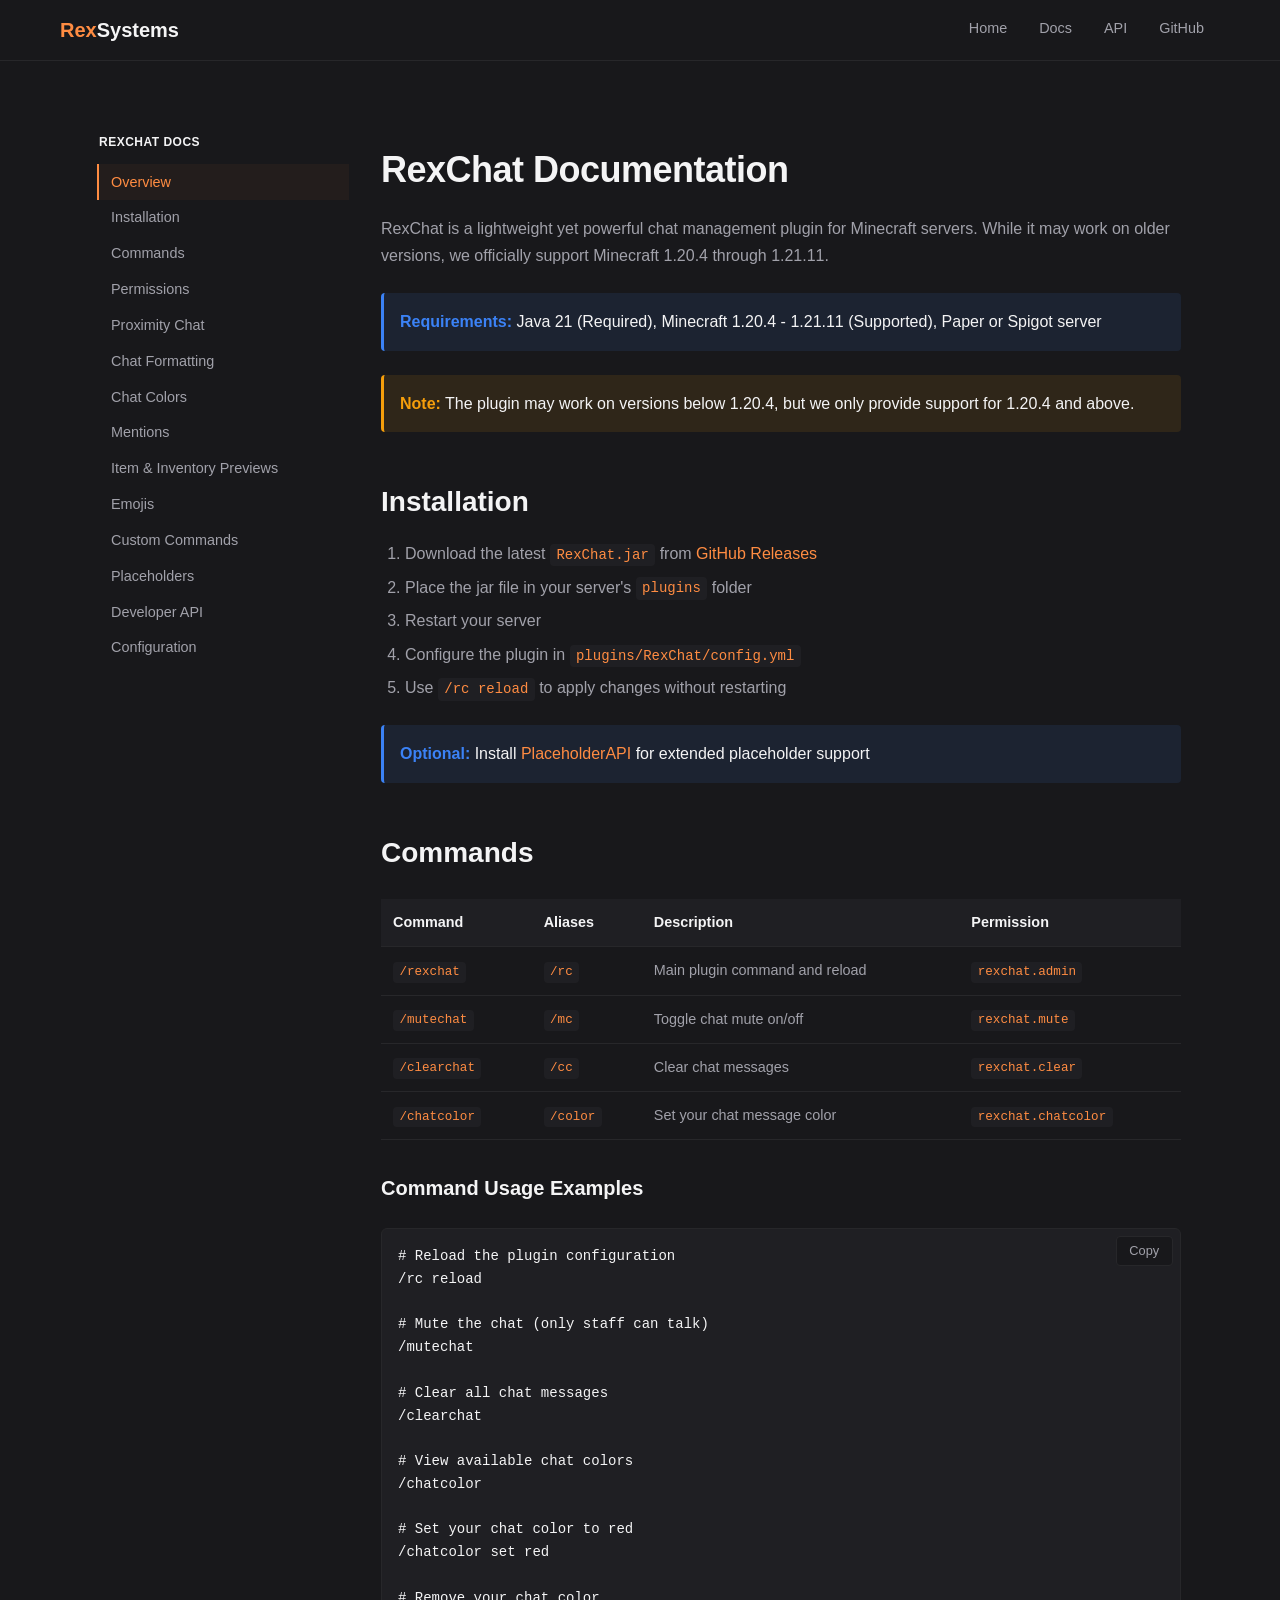
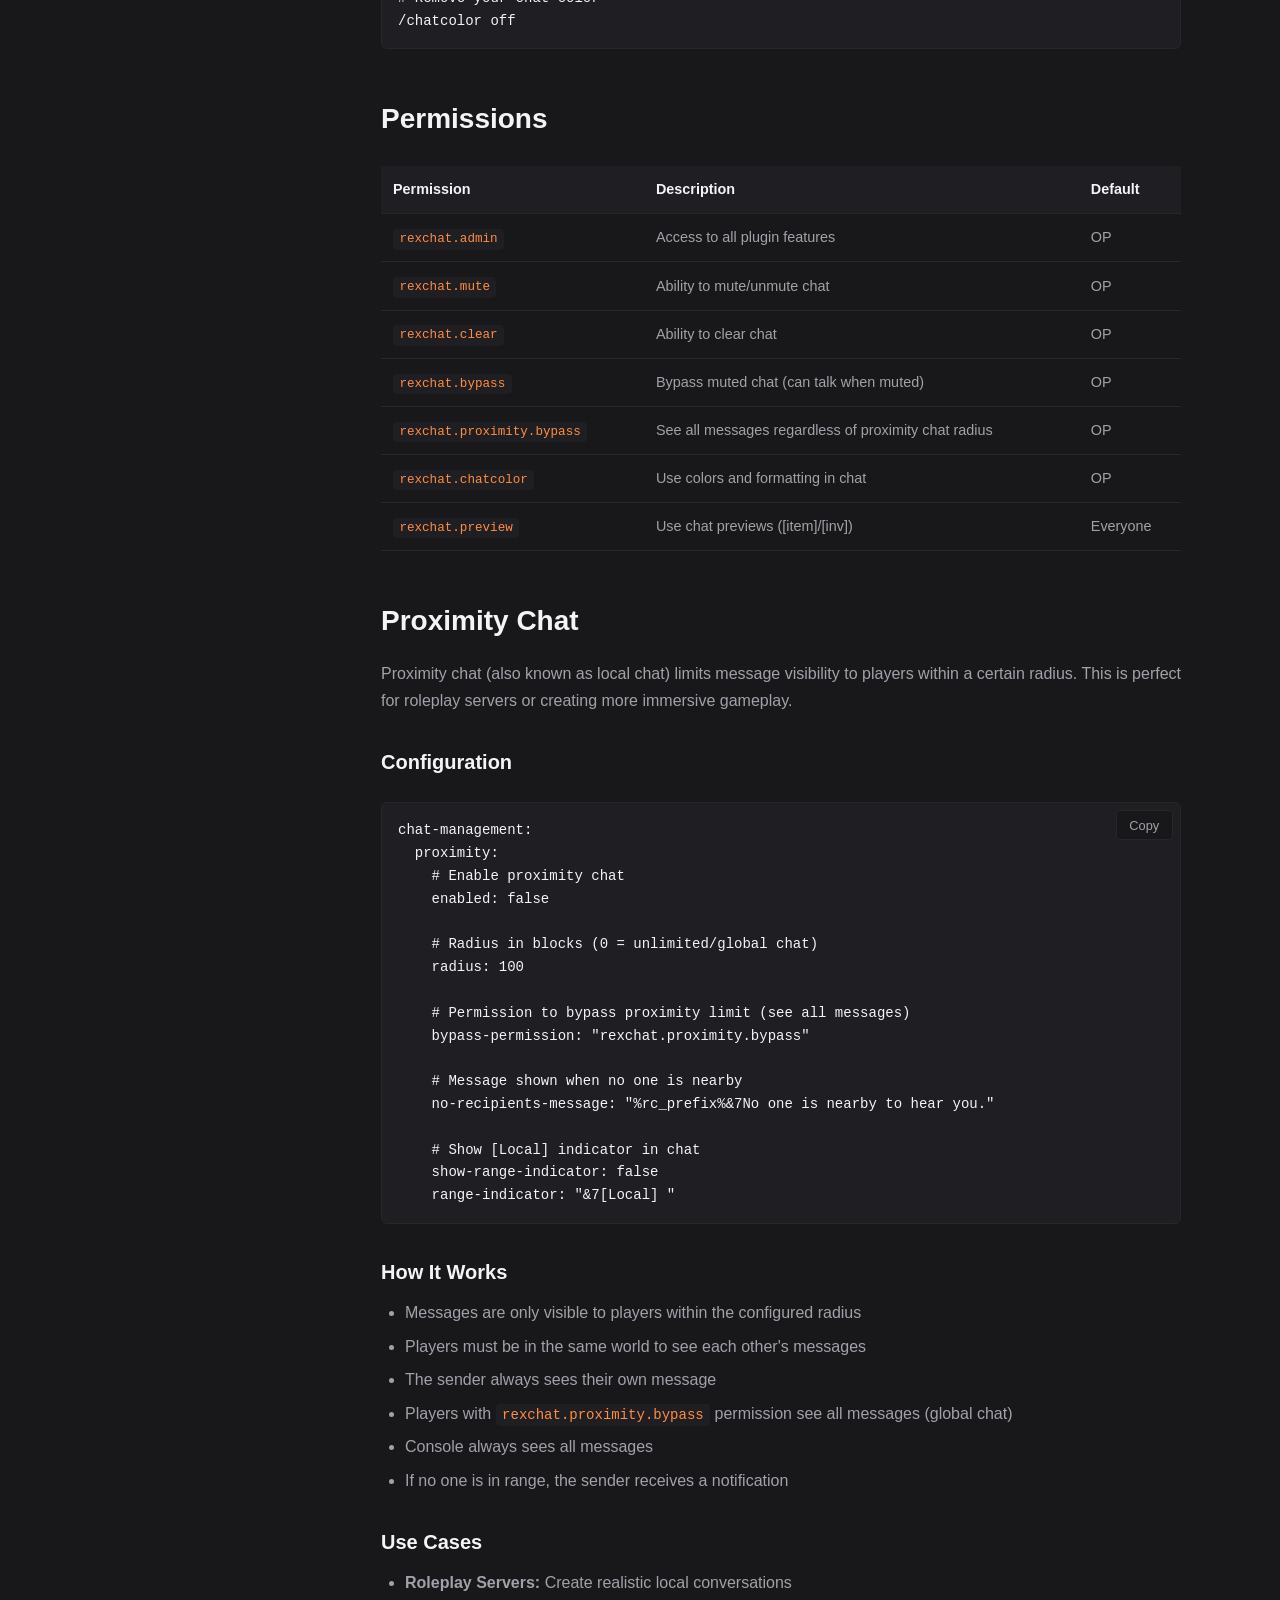
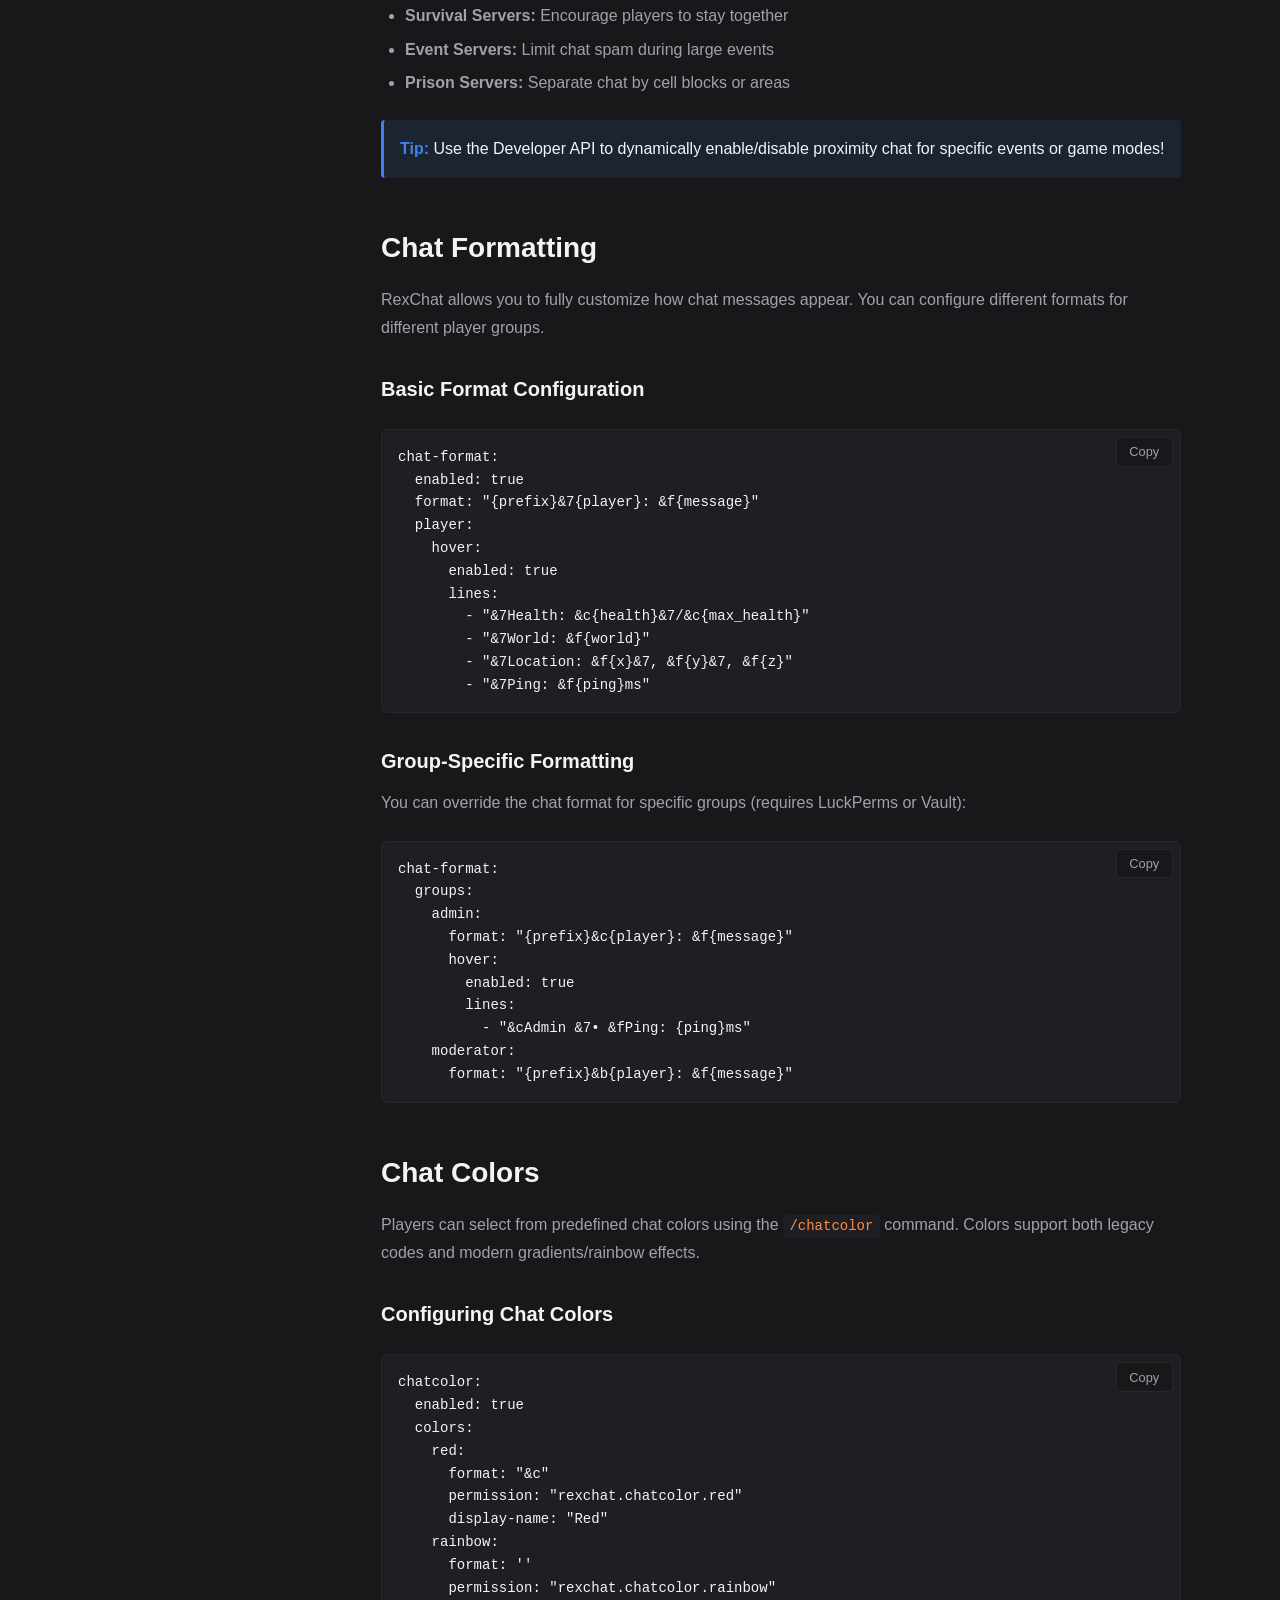
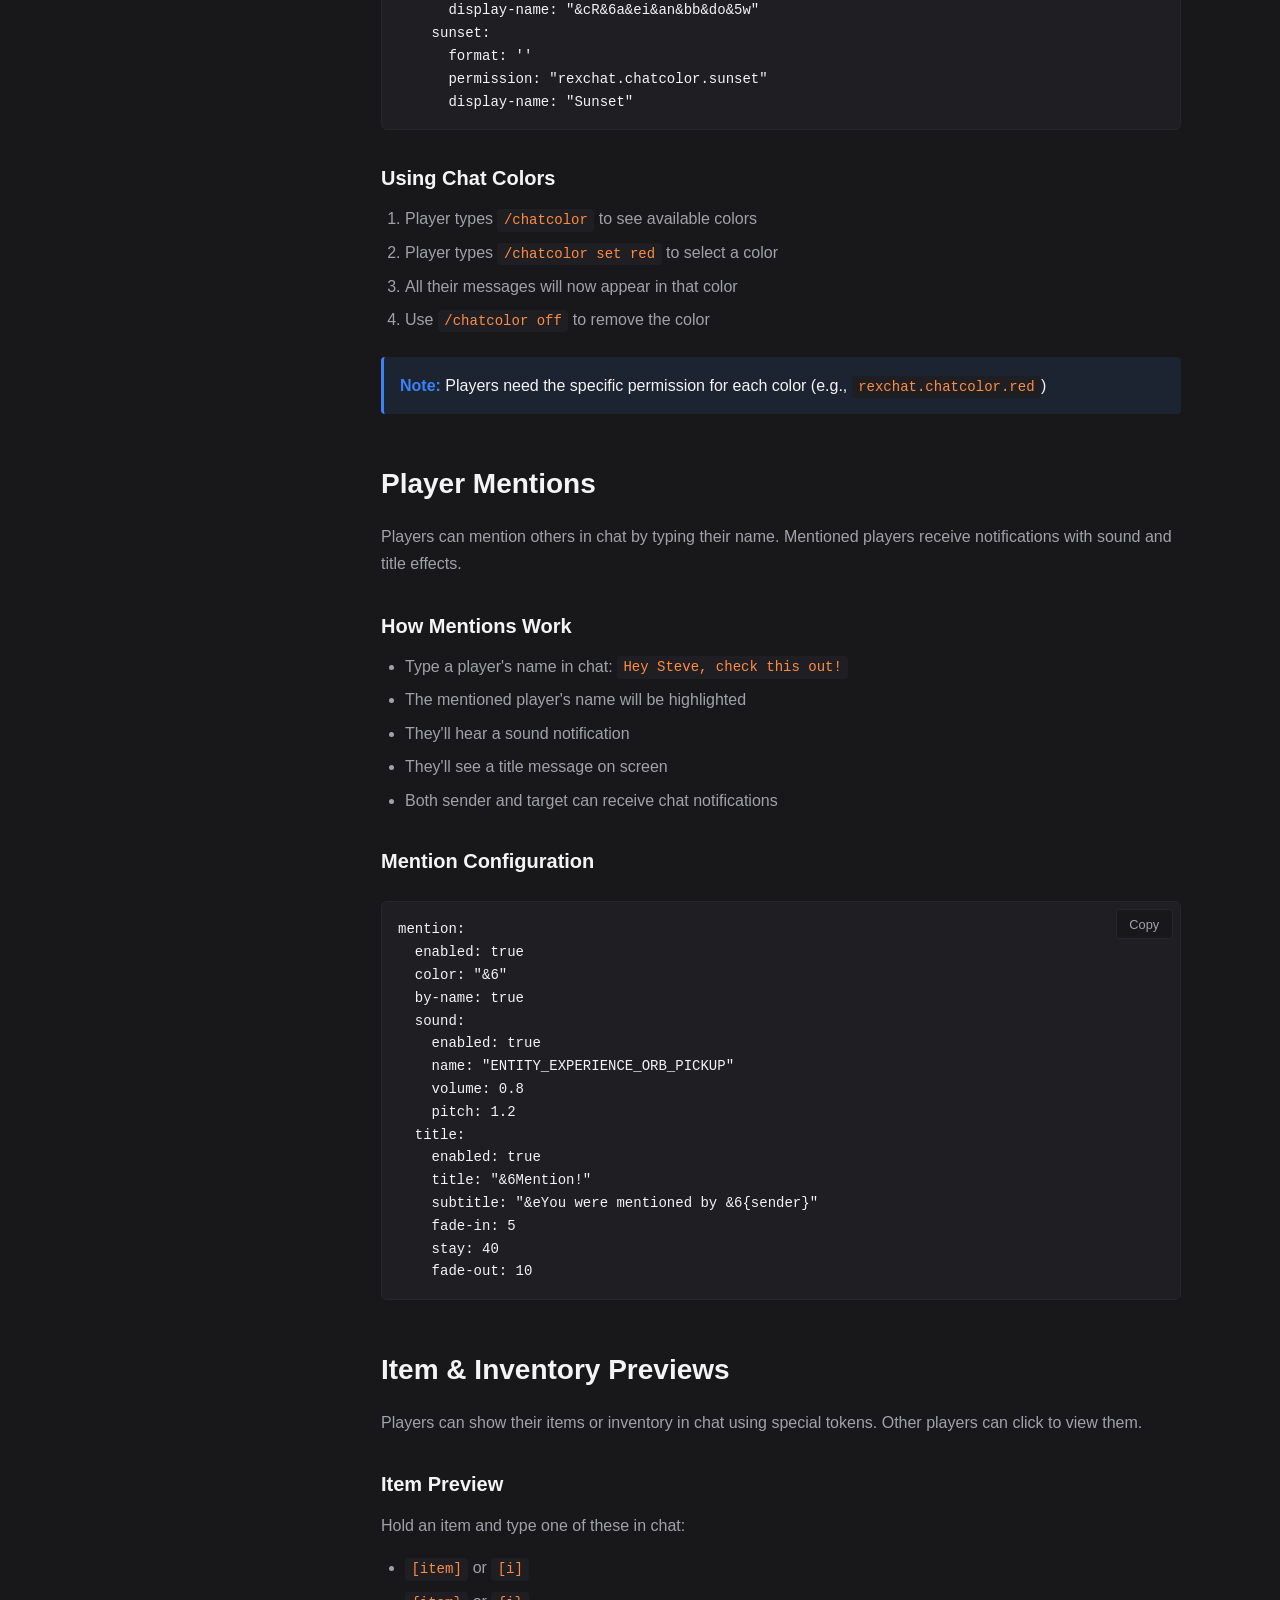
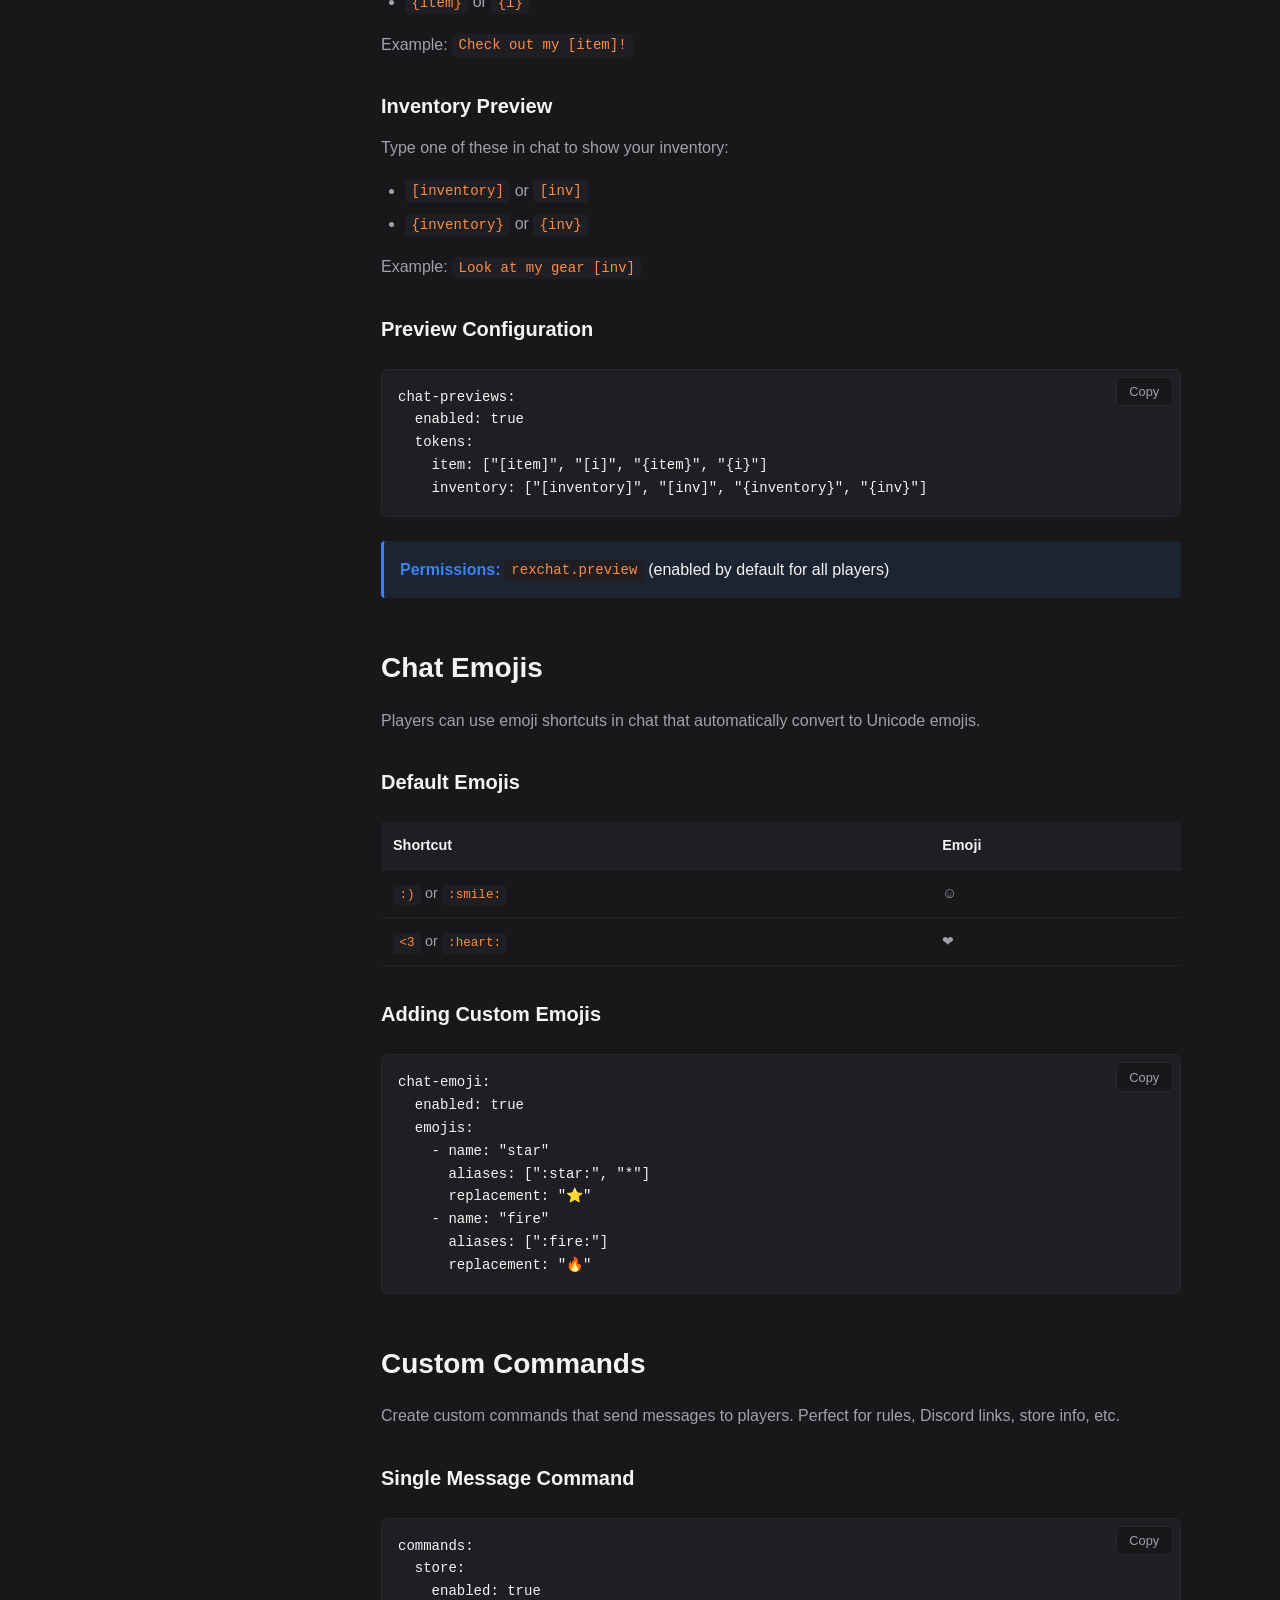
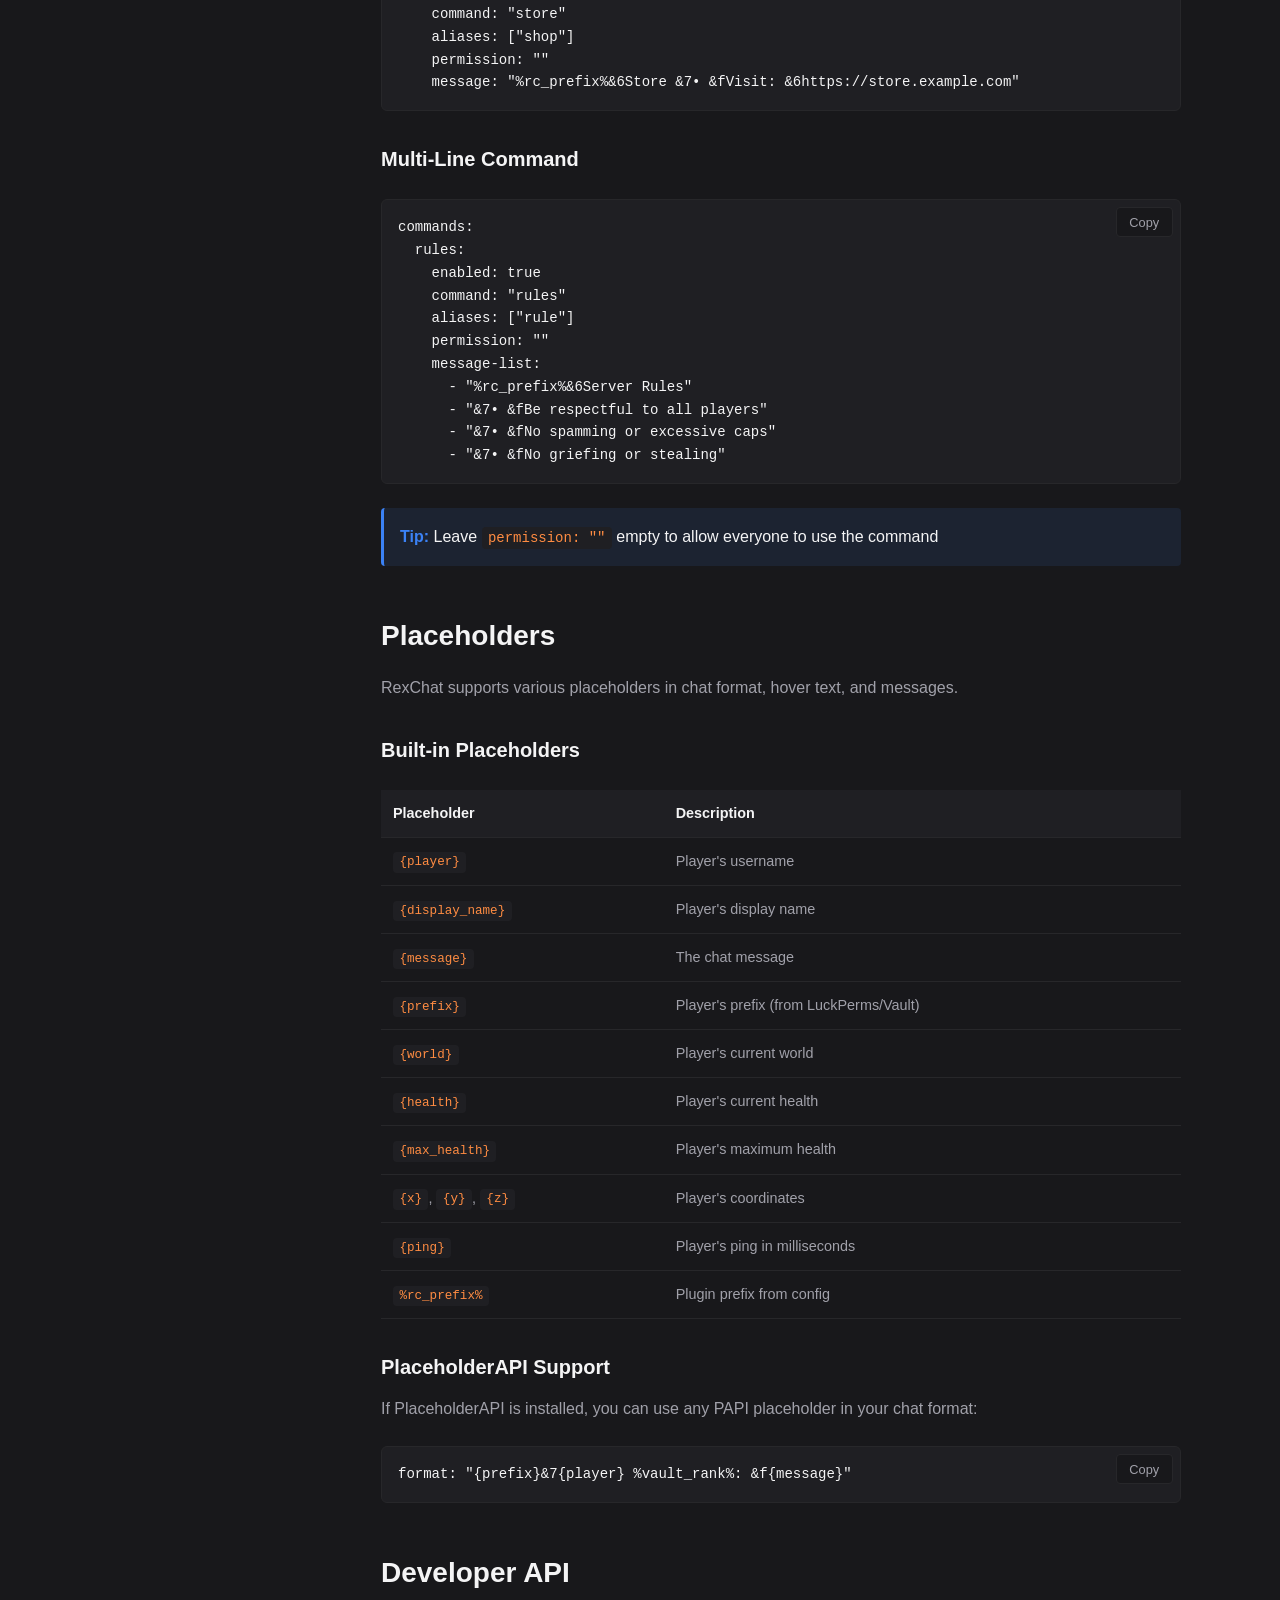
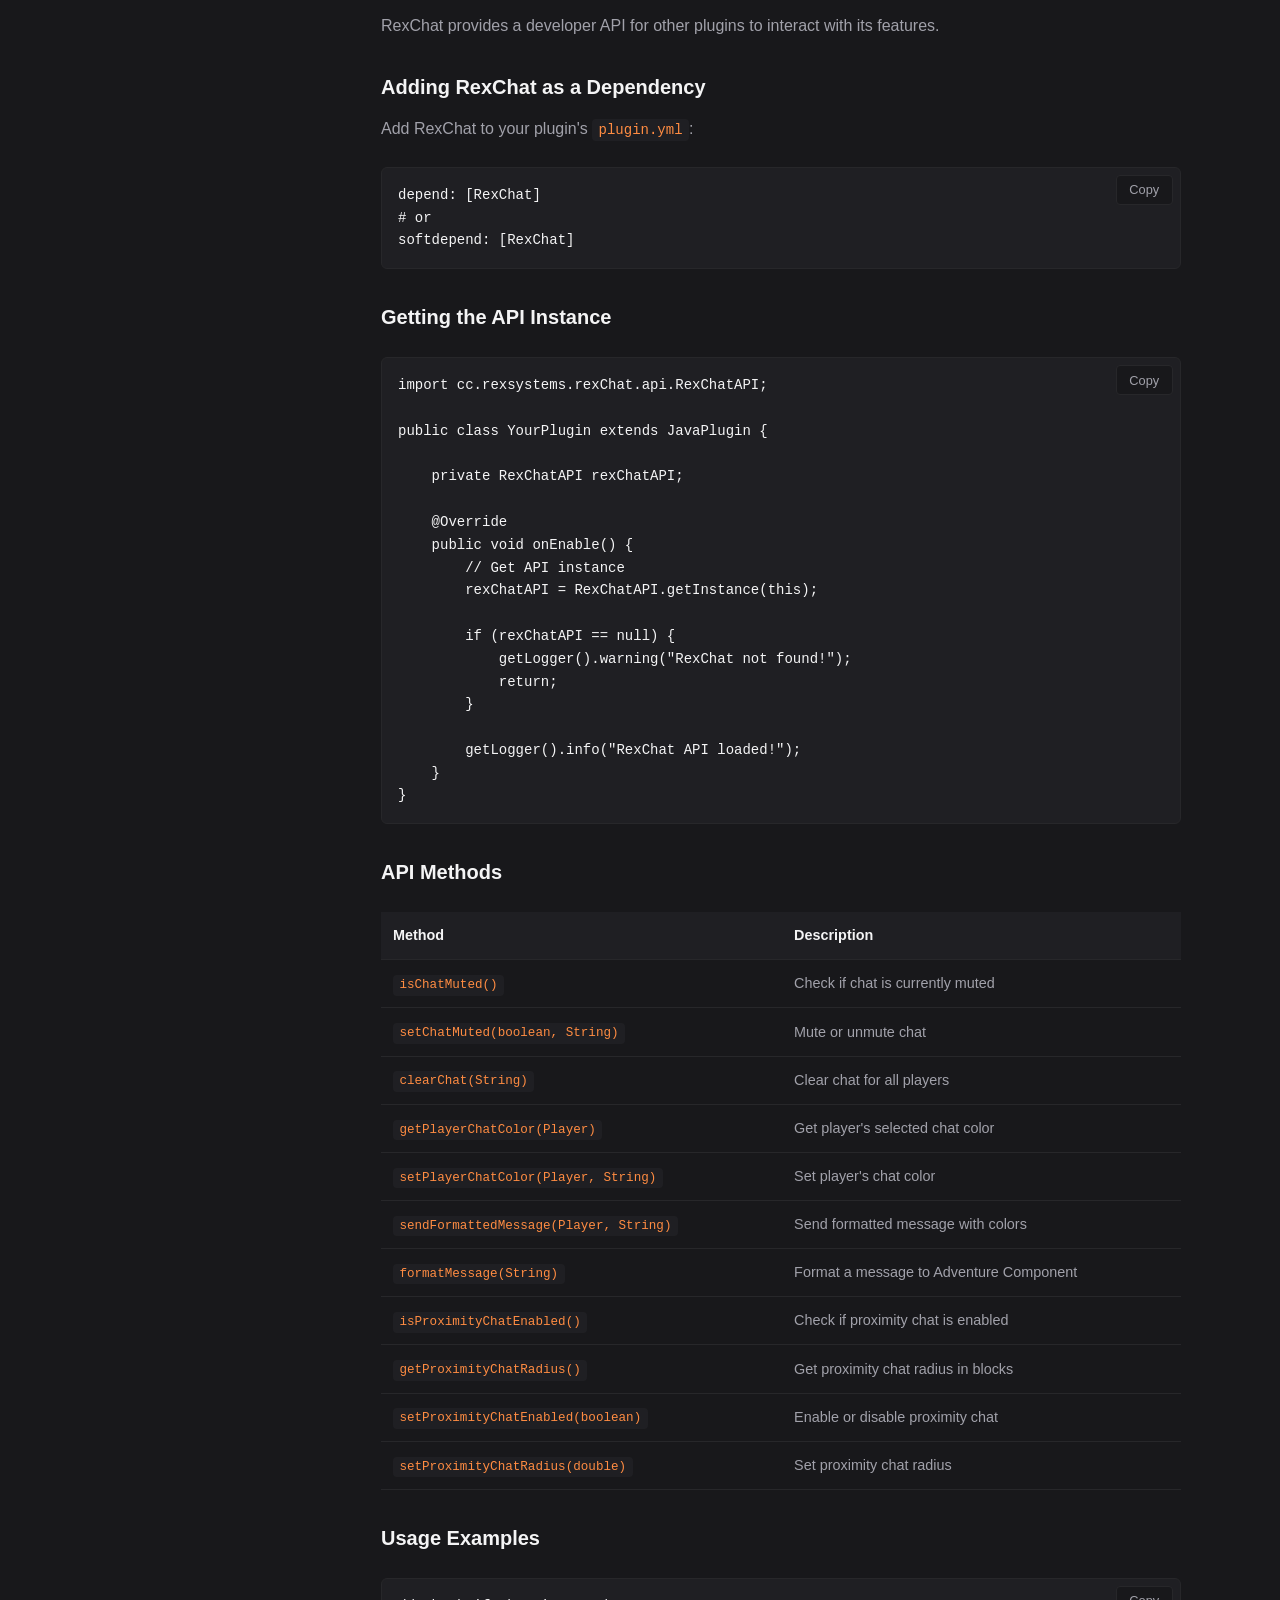
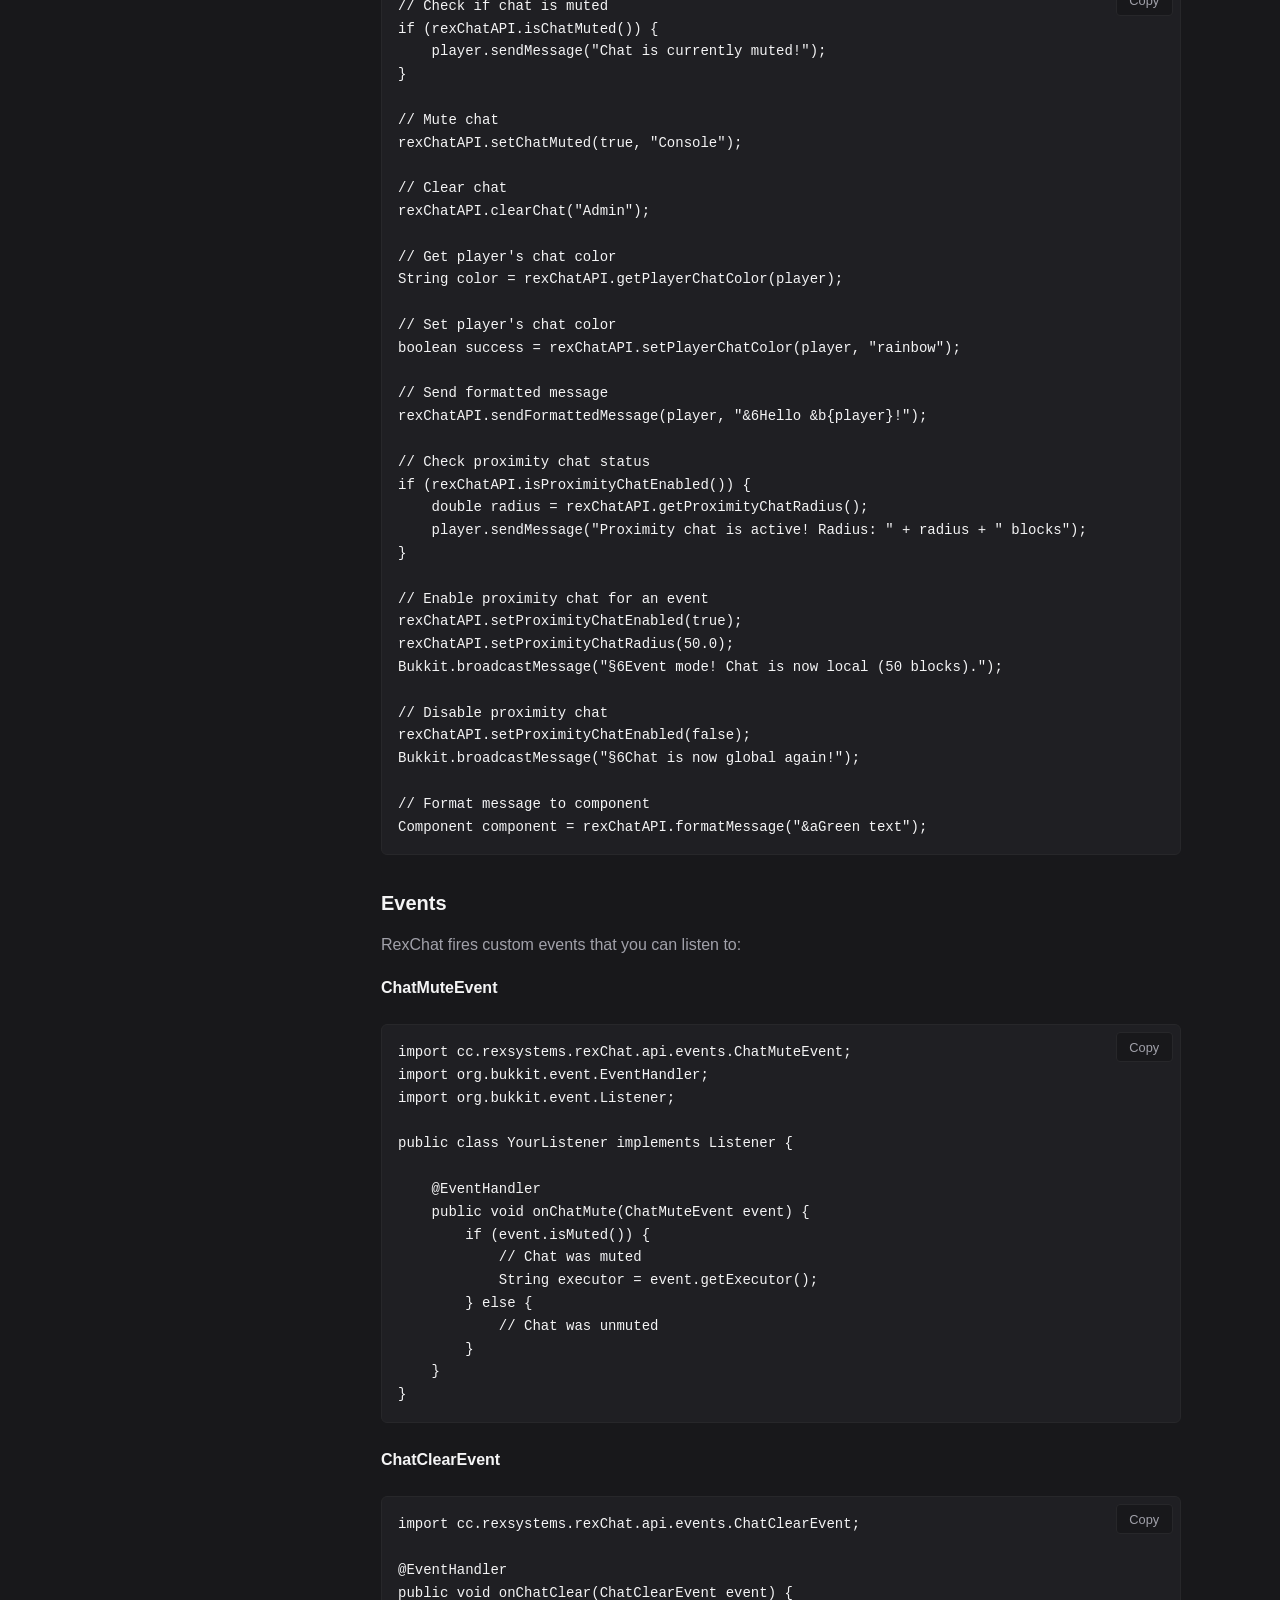
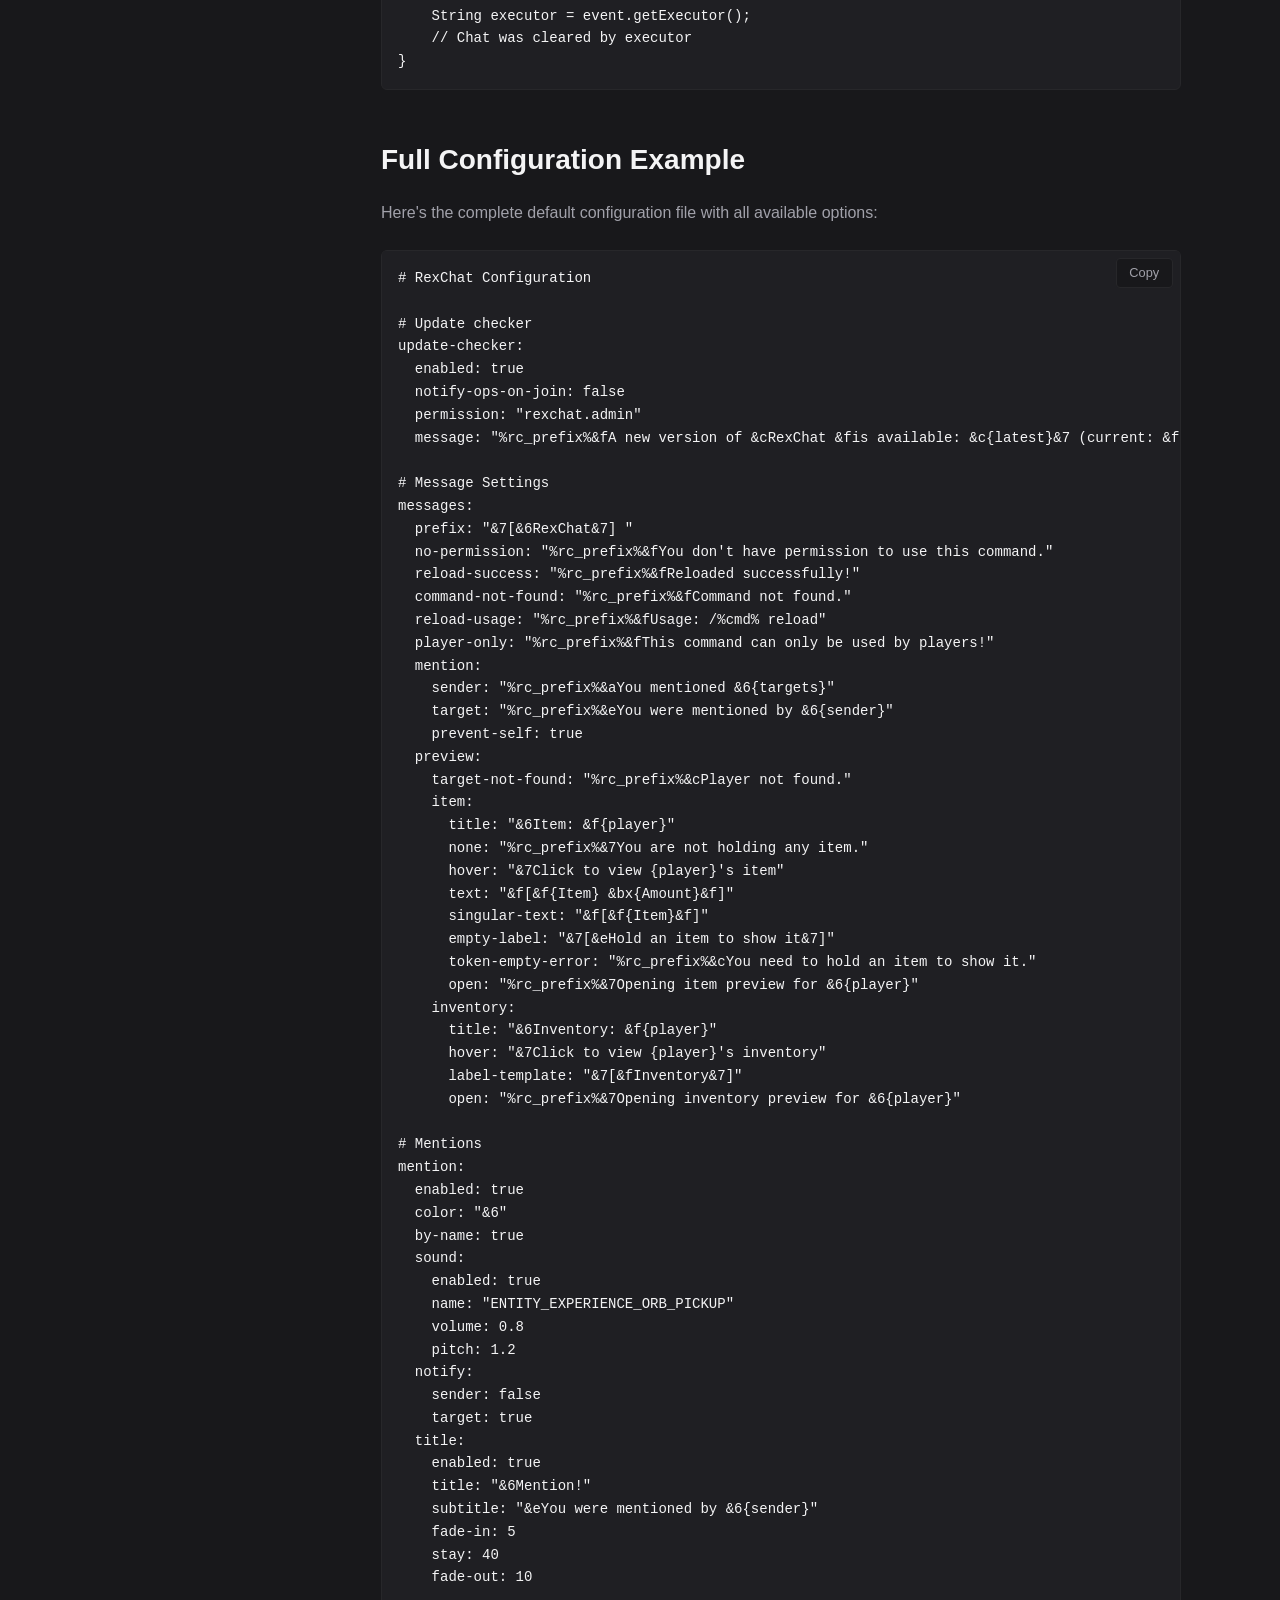
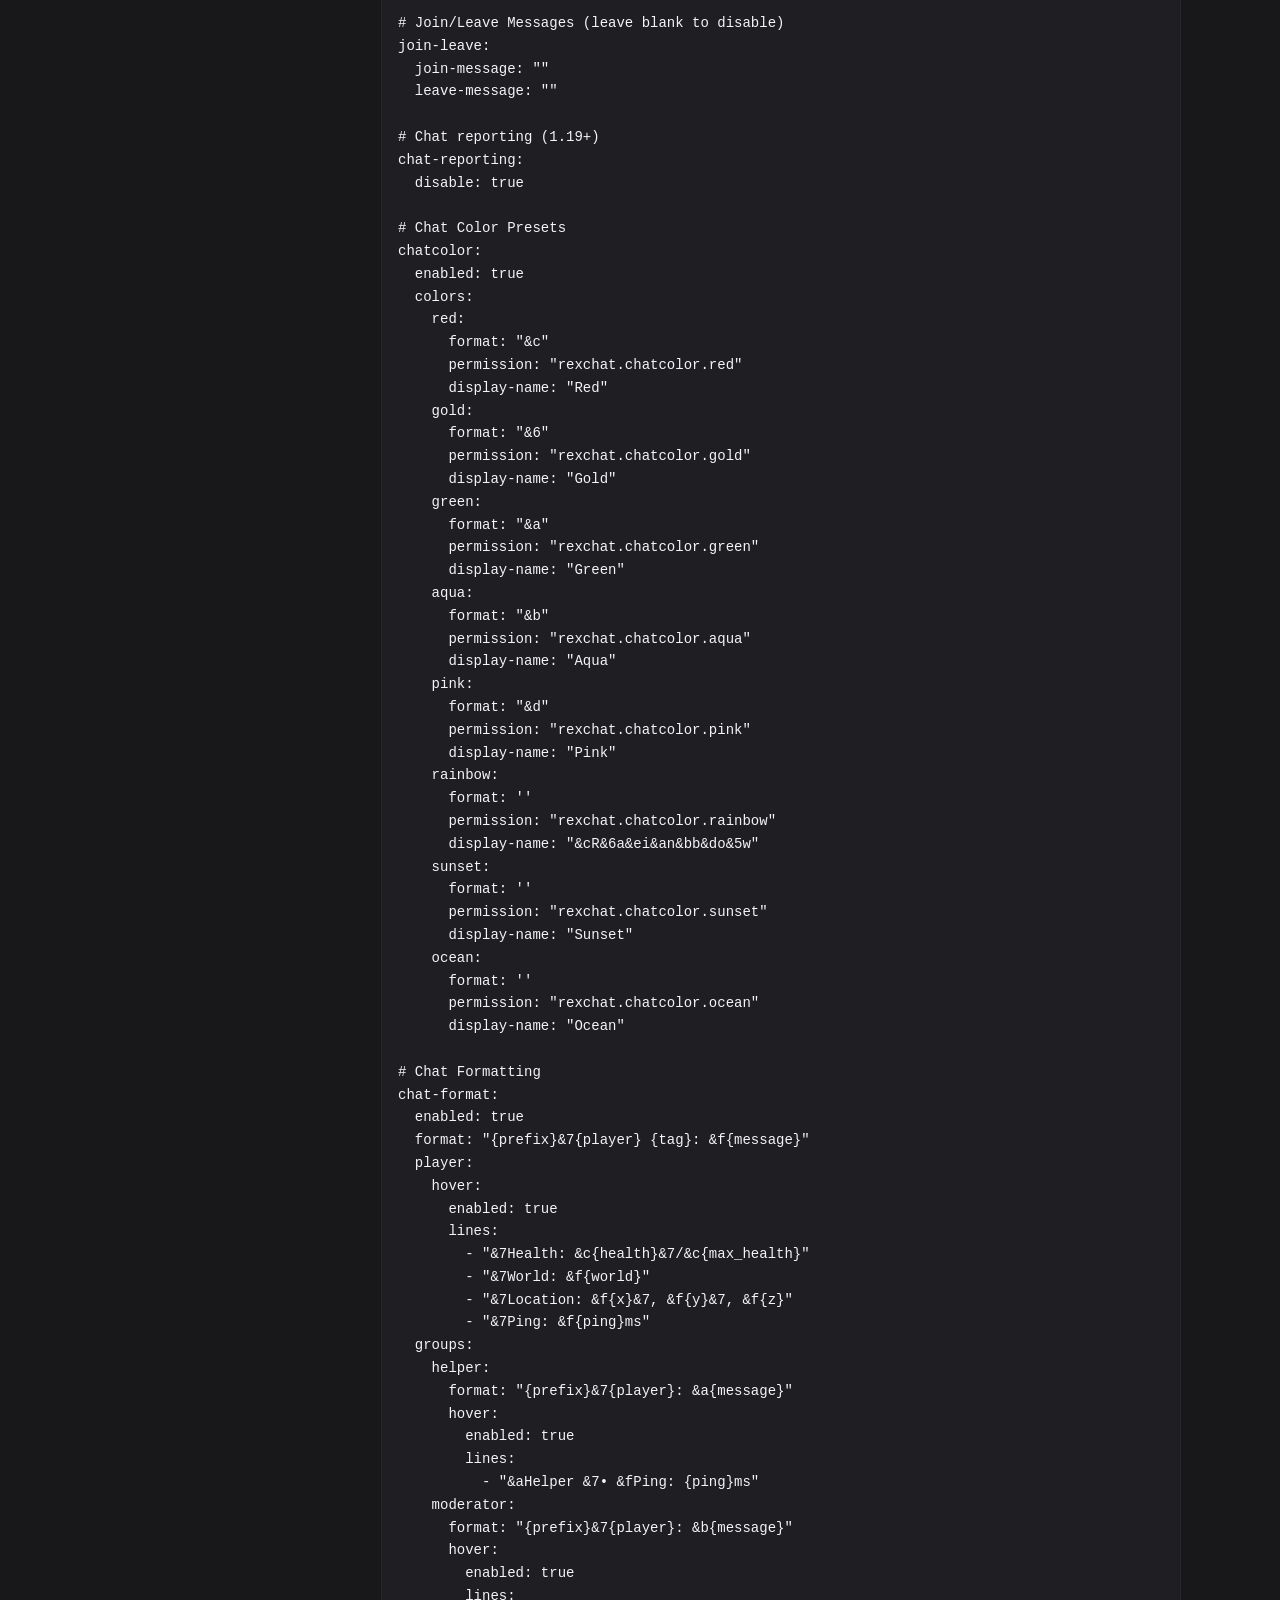
<file: rexchat.html>
<!DOCTYPE html>
<html lang="en">
<head>
    <meta charset="UTF-8">
    <meta name="viewport" content="width=device-width, initial-scale=1.0">
    <title>RexChat Documentation - RexSystems</title>
    <link rel="stylesheet" href="style.css">
</head>
<body>
    <nav class="navbar">
        <div class="container">
            <a href="/" class="nav-brand"><span>Rex</span>Systems</a>
            <div class="nav-links">
                <a href="/">Home</a>
                <a href="/rexchat">Docs</a>
                <a href="/api">API</a>
                <a href="https://github.com/rexsystems" target="_blank">GitHub</a>
            </div>
        </div>
    </nav>

    <div class="container docs-container">
        <aside class="docs-sidebar">
            <h3>RexChat Docs</h3>
            <ul>
                <li><a href="#overview">Overview</a></li>
                <li><a href="#installation">Installation</a></li>
                <li><a href="#commands">Commands</a></li>
                <li><a href="#permissions">Permissions</a></li>
                <li><a href="#proximity-chat">Proximity Chat</a></li>
                <li><a href="#chat-formatting">Chat Formatting</a></li>
                <li><a href="#chat-colors">Chat Colors</a></li>
                <li><a href="#mentions">Mentions</a></li>
                <li><a href="#previews">Item & Inventory Previews</a></li>
                <li><a href="#emojis">Emojis</a></li>
                <li><a href="#custom-commands">Custom Commands</a></li>
                <li><a href="#placeholders">Placeholders</a></li>
                <li><a href="#developer-api">Developer API</a></li>
                <li><a href="#configuration">Configuration</a></li>
            </ul>
        </aside>

        <main class="docs-content">
            <h1 id="overview">RexChat Documentation</h1>
            <p>RexChat is a lightweight yet powerful chat management plugin for Minecraft servers. While it may work on older versions, we officially support Minecraft 1.20.4 through 1.21.11.</p>

            <div class="note">
                <strong>Requirements:</strong> Java 21 (Required), Minecraft 1.20.4 - 1.21.11 (Supported), Paper or Spigot server
            </div>
            
            <div class="warning">
                <strong>Note:</strong> The plugin may work on versions below 1.20.4, but we only provide support for 1.20.4 and above.
            </div>

            <h2 id="installation">Installation</h2>
            <ol>
                <li>Download the latest <code>RexChat.jar</code> from <a href="https://github.com/rexsystems/RexChat/releases" target="_blank">GitHub Releases</a></li>
                <li>Place the jar file in your server's <code>plugins</code> folder</li>
                <li>Restart your server</li>
                <li>Configure the plugin in <code>plugins/RexChat/config.yml</code></li>
                <li>Use <code>/rc reload</code> to apply changes without restarting</li>
            </ol>

            <div class="note">
                <strong>Optional:</strong> Install <a href="https://www.spigotmc.org/resources/placeholderapi.6245/" target="_blank">PlaceholderAPI</a> for extended placeholder support
            </div>

            <h2 id="commands">Commands</h2>
            <table>
                <thead>
                    <tr>
                        <th>Command</th>
                        <th>Aliases</th>
                        <th>Description</th>
                        <th>Permission</th>
                    </tr>
                </thead>
                <tbody>
                    <tr>
                        <td><code>/rexchat</code></td>
                        <td><code>/rc</code></td>
                        <td>Main plugin command and reload</td>
                        <td><code>rexchat.admin</code></td>
                    </tr>
                    <tr>
                        <td><code>/mutechat</code></td>
                        <td><code>/mc</code></td>
                        <td>Toggle chat mute on/off</td>
                        <td><code>rexchat.mute</code></td>
                    </tr>
                    <tr>
                        <td><code>/clearchat</code></td>
                        <td><code>/cc</code></td>
                        <td>Clear chat messages</td>
                        <td><code>rexchat.clear</code></td>
                    </tr>
                    <tr>
                        <td><code>/chatcolor</code></td>
                        <td><code>/color</code></td>
                        <td>Set your chat message color</td>
                        <td><code>rexchat.chatcolor</code></td>
                    </tr>
                </tbody>
            </table>

            <h3>Command Usage Examples</h3>
            <pre><code># Reload the plugin configuration
/rc reload

# Mute the chat (only staff can talk)
/mutechat

# Clear all chat messages
/clearchat

# View available chat colors
/chatcolor

# Set your chat color to red
/chatcolor set red

# Remove your chat color
/chatcolor off</code></pre>

            <h2 id="permissions">Permissions</h2>
            <table>
                <thead>
                    <tr>
                        <th>Permission</th>
                        <th>Description</th>
                        <th>Default</th>
                    </tr>
                </thead>
                <tbody>
                    <tr>
                        <td><code>rexchat.admin</code></td>
                        <td>Access to all plugin features</td>
                        <td>OP</td>
                    </tr>
                    <tr>
                        <td><code>rexchat.mute</code></td>
                        <td>Ability to mute/unmute chat</td>
                        <td>OP</td>
                    </tr>
                    <tr>
                        <td><code>rexchat.clear</code></td>
                        <td>Ability to clear chat</td>
                        <td>OP</td>
                    </tr>
                    <tr>
                        <td><code>rexchat.bypass</code></td>
                        <td>Bypass muted chat (can talk when muted)</td>
                        <td>OP</td>
                    </tr>
                    <tr>
                        <td><code>rexchat.proximity.bypass</code></td>
                        <td>See all messages regardless of proximity chat radius</td>
                        <td>OP</td>
                    </tr>
                    <tr>
                        <td><code>rexchat.chatcolor</code></td>
                        <td>Use colors and formatting in chat</td>
                        <td>OP</td>
                    </tr>
                    <tr>
                        <td><code>rexchat.preview</code></td>
                        <td>Use chat previews ([item]/[inv])</td>
                        <td>Everyone</td>
                    </tr>
                </tbody>
            </table>

            <h2 id="proximity-chat">Proximity Chat</h2>
            <p>Proximity chat (also known as local chat) limits message visibility to players within a certain radius. This is perfect for roleplay servers or creating more immersive gameplay.</p>

            <h3>Configuration</h3>
            <pre><code>chat-management:
  proximity:
    # Enable proximity chat
    enabled: false
    
    # Radius in blocks (0 = unlimited/global chat)
    radius: 100
    
    # Permission to bypass proximity limit (see all messages)
    bypass-permission: "rexchat.proximity.bypass"
    
    # Message shown when no one is nearby
    no-recipients-message: "%rc_prefix%&7No one is nearby to hear you."
    
    # Show [Local] indicator in chat
    show-range-indicator: false
    range-indicator: "&7[Local] "</code></pre>

            <h3>How It Works</h3>
            <ul>
                <li>Messages are only visible to players within the configured radius</li>
                <li>Players must be in the same world to see each other's messages</li>
                <li>The sender always sees their own message</li>
                <li>Players with <code>rexchat.proximity.bypass</code> permission see all messages (global chat)</li>
                <li>Console always sees all messages</li>
                <li>If no one is in range, the sender receives a notification</li>
            </ul>

            <h3>Use Cases</h3>
            <ul>
                <li><strong>Roleplay Servers:</strong> Create realistic local conversations</li>
                <li><strong>Survival Servers:</strong> Encourage players to stay together</li>
                <li><strong>Event Servers:</strong> Limit chat spam during large events</li>
                <li><strong>Prison Servers:</strong> Separate chat by cell blocks or areas</li>
            </ul>

            <div class="note">
                <strong>Tip:</strong> Use the Developer API to dynamically enable/disable proximity chat for specific events or game modes!
            </div>

            <h2 id="chat-formatting">Chat Formatting</h2>
            <p>RexChat allows you to fully customize how chat messages appear. You can configure different formats for different player groups.</p>

            <h3>Basic Format Configuration</h3>
            <pre><code>chat-format:
  enabled: true
  format: "{prefix}&7{player}: &f{message}"
  player:
    hover:
      enabled: true
      lines:
        - "&7Health: &c{health}&7/&c{max_health}"
        - "&7World: &f{world}"
        - "&7Location: &f{x}&7, &f{y}&7, &f{z}"
        - "&7Ping: &f{ping}ms"</code></pre>

            <h3>Group-Specific Formatting</h3>
            <p>You can override the chat format for specific groups (requires LuckPerms or Vault):</p>
            <pre><code>chat-format:
  groups:
    admin:
      format: "{prefix}&c{player}: &f{message}"
      hover:
        enabled: true
        lines:
          - "&cAdmin &7• &fPing: {ping}ms"
    moderator:
      format: "{prefix}&b{player}: &f{message}"</code></pre>

            <h2 id="chat-colors">Chat Colors</h2>
            <p>Players can select from predefined chat colors using the <code>/chatcolor</code> command. Colors support both legacy codes and modern gradients/rainbow effects.</p>

            <h3>Configuring Chat Colors</h3>
            <pre><code>chatcolor:
  enabled: true
  colors:
    red:
      format: "&c"
      permission: "rexchat.chatcolor.red"
      display-name: "Red"
    rainbow:
      format: '<rainbow>'
      permission: "rexchat.chatcolor.rainbow"
      display-name: "&cR&6a&ei&an&bb&do&5w"
    sunset:
      format: '<gradient:#FF6B6B:#FFE66D>'
      permission: "rexchat.chatcolor.sunset"
      display-name: "Sunset"</code></pre>

            <h3>Using Chat Colors</h3>
            <ol>
                <li>Player types <code>/chatcolor</code> to see available colors</li>
                <li>Player types <code>/chatcolor set red</code> to select a color</li>
                <li>All their messages will now appear in that color</li>
                <li>Use <code>/chatcolor off</code> to remove the color</li>
            </ol>

            <div class="note">
                <strong>Note:</strong> Players need the specific permission for each color (e.g., <code>rexchat.chatcolor.red</code>)
            </div>

            <h2 id="mentions">Player Mentions</h2>
            <p>Players can mention others in chat by typing their name. Mentioned players receive notifications with sound and title effects.</p>

            <h3>How Mentions Work</h3>
            <ul>
                <li>Type a player's name in chat: <code>Hey Steve, check this out!</code></li>
                <li>The mentioned player's name will be highlighted</li>
                <li>They'll hear a sound notification</li>
                <li>They'll see a title message on screen</li>
                <li>Both sender and target can receive chat notifications</li>
            </ul>

            <h3>Mention Configuration</h3>
            <pre><code>mention:
  enabled: true
  color: "&6"
  by-name: true
  sound:
    enabled: true
    name: "ENTITY_EXPERIENCE_ORB_PICKUP"
    volume: 0.8
    pitch: 1.2
  title:
    enabled: true
    title: "&6Mention!"
    subtitle: "&eYou were mentioned by &6{sender}"
    fade-in: 5
    stay: 40
    fade-out: 10</code></pre>

            <h2 id="previews">Item & Inventory Previews</h2>
            <p>Players can show their items or inventory in chat using special tokens. Other players can click to view them.</p>

            <h3>Item Preview</h3>
            <p>Hold an item and type one of these in chat:</p>
            <ul>
                <li><code>[item]</code> or <code>[i]</code></li>
                <li><code>{item}</code> or <code>{i}</code></li>
            </ul>
            <p>Example: <code>Check out my [item]!</code></p>

            <h3>Inventory Preview</h3>
            <p>Type one of these in chat to show your inventory:</p>
            <ul>
                <li><code>[inventory]</code> or <code>[inv]</code></li>
                <li><code>{inventory}</code> or <code>{inv}</code></li>
            </ul>
            <p>Example: <code>Look at my gear [inv]</code></p>

            <h3>Preview Configuration</h3>
            <pre><code>chat-previews:
  enabled: true
  tokens:
    item: ["[item]", "[i]", "{item}", "{i}"]
    inventory: ["[inventory]", "[inv]", "{inventory}", "{inv}"]</code></pre>

            <div class="note">
                <strong>Permissions:</strong> <code>rexchat.preview</code> (enabled by default for all players)
            </div>

            <h2 id="emojis">Chat Emojis</h2>
            <p>Players can use emoji shortcuts in chat that automatically convert to Unicode emojis.</p>

            <h3>Default Emojis</h3>
            <table>
                <thead>
                    <tr>
                        <th>Shortcut</th>
                        <th>Emoji</th>
                    </tr>
                </thead>
                <tbody>
                    <tr>
                        <td><code>:)</code> or <code>:smile:</code></td>
                        <td>☺</td>
                    </tr>
                    <tr>
                        <td><code>&lt;3</code> or <code>:heart:</code></td>
                        <td>❤</td>
                    </tr>
                </tbody>
            </table>

            <h3>Adding Custom Emojis</h3>
            <pre><code>chat-emoji:
  enabled: true
  emojis:
    - name: "star"
      aliases: [":star:", "*"]
      replacement: "⭐"
    - name: "fire"
      aliases: [":fire:"]
      replacement: "🔥"</code></pre>

            <h2 id="custom-commands">Custom Commands</h2>
            <p>Create custom commands that send messages to players. Perfect for rules, Discord links, store info, etc.</p>

            <h3>Single Message Command</h3>
            <pre><code>commands:
  store:
    enabled: true
    command: "store"
    aliases: ["shop"]
    permission: ""
    message: "%rc_prefix%&6Store &7• &fVisit: &6https://store.example.com"</code></pre>

            <h3>Multi-Line Command</h3>
            <pre><code>commands:
  rules:
    enabled: true
    command: "rules"
    aliases: ["rule"]
    permission: ""
    message-list:
      - "%rc_prefix%&6Server Rules"
      - "&7• &fBe respectful to all players"
      - "&7• &fNo spamming or excessive caps"
      - "&7• &fNo griefing or stealing"</code></pre>

            <div class="note">
                <strong>Tip:</strong> Leave <code>permission: ""</code> empty to allow everyone to use the command
            </div>

            <h2 id="placeholders">Placeholders</h2>
            <p>RexChat supports various placeholders in chat format, hover text, and messages.</p>

            <h3>Built-in Placeholders</h3>
            <table>
                <thead>
                    <tr>
                        <th>Placeholder</th>
                        <th>Description</th>
                    </tr>
                </thead>
                <tbody>
                    <tr>
                        <td><code>{player}</code></td>
                        <td>Player's username</td>
                    </tr>
                    <tr>
                        <td><code>{display_name}</code></td>
                        <td>Player's display name</td>
                    </tr>
                    <tr>
                        <td><code>{message}</code></td>
                        <td>The chat message</td>
                    </tr>
                    <tr>
                        <td><code>{prefix}</code></td>
                        <td>Player's prefix (from LuckPerms/Vault)</td>
                    </tr>
                    <tr>
                        <td><code>{world}</code></td>
                        <td>Player's current world</td>
                    </tr>
                    <tr>
                        <td><code>{health}</code></td>
                        <td>Player's current health</td>
                    </tr>
                    <tr>
                        <td><code>{max_health}</code></td>
                        <td>Player's maximum health</td>
                    </tr>
                    <tr>
                        <td><code>{x}</code>, <code>{y}</code>, <code>{z}</code></td>
                        <td>Player's coordinates</td>
                    </tr>
                    <tr>
                        <td><code>{ping}</code></td>
                        <td>Player's ping in milliseconds</td>
                    </tr>
                    <tr>
                        <td><code>%rc_prefix%</code></td>
                        <td>Plugin prefix from config</td>
                    </tr>
                </tbody>
            </table>

            <h3>PlaceholderAPI Support</h3>
            <p>If PlaceholderAPI is installed, you can use any PAPI placeholder in your chat format:</p>
            <pre><code>format: "{prefix}&7{player} %vault_rank%: &f{message}"</code></pre>

            <h2 id="developer-api">Developer API</h2>
            <p>RexChat provides a developer API for other plugins to interact with its features.</p>

            <h3>Adding RexChat as a Dependency</h3>
            <p>Add RexChat to your plugin's <code>plugin.yml</code>:</p>
            <pre><code>depend: [RexChat]
# or
softdepend: [RexChat]</code></pre>

            <h3>Getting the API Instance</h3>
            <pre><code>import cc.rexsystems.rexChat.api.RexChatAPI;

public class YourPlugin extends JavaPlugin {
    
    private RexChatAPI rexChatAPI;
    
    @Override
    public void onEnable() {
        // Get API instance
        rexChatAPI = RexChatAPI.getInstance(this);
        
        if (rexChatAPI == null) {
            getLogger().warning("RexChat not found!");
            return;
        }
        
        getLogger().info("RexChat API loaded!");
    }
}</code></pre>

            <h3>API Methods</h3>
            <table>
                <thead>
                    <tr>
                        <th>Method</th>
                        <th>Description</th>
                    </tr>
                </thead>
                <tbody>
                    <tr>
                        <td><code>isChatMuted()</code></td>
                        <td>Check if chat is currently muted</td>
                    </tr>
                    <tr>
                        <td><code>setChatMuted(boolean, String)</code></td>
                        <td>Mute or unmute chat</td>
                    </tr>
                    <tr>
                        <td><code>clearChat(String)</code></td>
                        <td>Clear chat for all players</td>
                    </tr>
                    <tr>
                        <td><code>getPlayerChatColor(Player)</code></td>
                        <td>Get player's selected chat color</td>
                    </tr>
                    <tr>
                        <td><code>setPlayerChatColor(Player, String)</code></td>
                        <td>Set player's chat color</td>
                    </tr>
                    <tr>
                        <td><code>sendFormattedMessage(Player, String)</code></td>
                        <td>Send formatted message with colors</td>
                    </tr>
                    <tr>
                        <td><code>formatMessage(String)</code></td>
                        <td>Format a message to Adventure Component</td>
                    </tr>
                    <tr>
                        <td><code>isProximityChatEnabled()</code></td>
                        <td>Check if proximity chat is enabled</td>
                    </tr>
                    <tr>
                        <td><code>getProximityChatRadius()</code></td>
                        <td>Get proximity chat radius in blocks</td>
                    </tr>
                    <tr>
                        <td><code>setProximityChatEnabled(boolean)</code></td>
                        <td>Enable or disable proximity chat</td>
                    </tr>
                    <tr>
                        <td><code>setProximityChatRadius(double)</code></td>
                        <td>Set proximity chat radius</td>
                    </tr>
                </tbody>
            </table>

            <h3>Usage Examples</h3>
            <pre><code>// Check if chat is muted
if (rexChatAPI.isChatMuted()) {
    player.sendMessage("Chat is currently muted!");
}

// Mute chat
rexChatAPI.setChatMuted(true, "Console");

// Clear chat
rexChatAPI.clearChat("Admin");

// Get player's chat color
String color = rexChatAPI.getPlayerChatColor(player);

// Set player's chat color
boolean success = rexChatAPI.setPlayerChatColor(player, "rainbow");

// Send formatted message
rexChatAPI.sendFormattedMessage(player, "&6Hello &b{player}!");

// Check proximity chat status
if (rexChatAPI.isProximityChatEnabled()) {
    double radius = rexChatAPI.getProximityChatRadius();
    player.sendMessage("Proximity chat is active! Radius: " + radius + " blocks");
}

// Enable proximity chat for an event
rexChatAPI.setProximityChatEnabled(true);
rexChatAPI.setProximityChatRadius(50.0);
Bukkit.broadcastMessage("§6Event mode! Chat is now local (50 blocks).");

// Disable proximity chat
rexChatAPI.setProximityChatEnabled(false);
Bukkit.broadcastMessage("§6Chat is now global again!");

// Format message to component
Component component = rexChatAPI.formatMessage("&aGreen text");</code></pre>

            <h3>Events</h3>
            <p>RexChat fires custom events that you can listen to:</p>

            <h4>ChatMuteEvent</h4>
            <pre><code>import cc.rexsystems.rexChat.api.events.ChatMuteEvent;
import org.bukkit.event.EventHandler;
import org.bukkit.event.Listener;

public class YourListener implements Listener {
    
    @EventHandler
    public void onChatMute(ChatMuteEvent event) {
        if (event.isMuted()) {
            // Chat was muted
            String executor = event.getExecutor();
        } else {
            // Chat was unmuted
        }
    }
}</code></pre>

            <h4>ChatClearEvent</h4>
            <pre><code>import cc.rexsystems.rexChat.api.events.ChatClearEvent;

@EventHandler
public void onChatClear(ChatClearEvent event) {
    String executor = event.getExecutor();
    // Chat was cleared by executor
}</code></pre>

            <h2 id="configuration">Full Configuration Example</h2>
            <p>Here's the complete default configuration file with all available options:</p>
            <pre><code># RexChat Configuration

# Update checker
update-checker:
  enabled: true
  notify-ops-on-join: false
  permission: "rexchat.admin"
  message: "%rc_prefix%&fA new version of &cRexChat &fis available: &c{latest}&7 (current: &f{current}&7). &fDownload: &chttps://www.spigotmc.org/resources/rexchat.122562/"

# Message Settings
messages:
  prefix: "&7[&6RexChat&7] "
  no-permission: "%rc_prefix%&fYou don't have permission to use this command."
  reload-success: "%rc_prefix%&fReloaded successfully!"
  command-not-found: "%rc_prefix%&fCommand not found."
  reload-usage: "%rc_prefix%&fUsage: /%cmd% reload"
  player-only: "%rc_prefix%&fThis command can only be used by players!"
  mention:
    sender: "%rc_prefix%&aYou mentioned &6{targets}"
    target: "%rc_prefix%&eYou were mentioned by &6{sender}"
    prevent-self: true
  preview:
    target-not-found: "%rc_prefix%&cPlayer not found."
    item:
      title: "&6Item: &f{player}"
      none: "%rc_prefix%&7You are not holding any item."
      hover: "&7Click to view {player}'s item"
      text: "&f[&f{Item} &bx{Amount}&f]"
      singular-text: "&f[&f{Item}&f]"
      empty-label: "&7[&eHold an item to show it&7]"
      token-empty-error: "%rc_prefix%&cYou need to hold an item to show it."
      open: "%rc_prefix%&7Opening item preview for &6{player}"
    inventory:
      title: "&6Inventory: &f{player}"
      hover: "&7Click to view {player}'s inventory"
      label-template: "&7[&fInventory&7]"
      open: "%rc_prefix%&7Opening inventory preview for &6{player}"

# Mentions
mention:
  enabled: true
  color: "&6"
  by-name: true
  sound:
    enabled: true
    name: "ENTITY_EXPERIENCE_ORB_PICKUP"
    volume: 0.8
    pitch: 1.2
  notify:
    sender: false
    target: true
  title:
    enabled: true
    title: "&6Mention!"
    subtitle: "&eYou were mentioned by &6{sender}"
    fade-in: 5
    stay: 40
    fade-out: 10

# Join/Leave Messages (leave blank to disable)
join-leave:
  join-message: ""
  leave-message: ""

# Chat reporting (1.19+)
chat-reporting:
  disable: true

# Chat Color Presets
chatcolor:
  enabled: true
  colors:
    red:
      format: "&c"
      permission: "rexchat.chatcolor.red"
      display-name: "Red"
    gold:
      format: "&6"
      permission: "rexchat.chatcolor.gold"
      display-name: "Gold"
    green:
      format: "&a"
      permission: "rexchat.chatcolor.green"
      display-name: "Green"
    aqua:
      format: "&b"
      permission: "rexchat.chatcolor.aqua"
      display-name: "Aqua"
    pink:
      format: "&d"
      permission: "rexchat.chatcolor.pink"
      display-name: "Pink"
    rainbow:
      format: '<rainbow>'
      permission: "rexchat.chatcolor.rainbow"
      display-name: "&cR&6a&ei&an&bb&do&5w"
    sunset:
      format: '<gradient:#FF6B6B:#FFE66D>'
      permission: "rexchat.chatcolor.sunset"
      display-name: "Sunset"
    ocean:
      format: '<gradient:#00B4DB:#0083B0>'
      permission: "rexchat.chatcolor.ocean"
      display-name: "Ocean"

# Chat Formatting
chat-format:
  enabled: true
  format: "{prefix}&7{player} {tag}: &f{message}"
  player:
    hover:
      enabled: true
      lines:
        - "&7Health: &c{health}&7/&c{max_health}"
        - "&7World: &f{world}"
        - "&7Location: &f{x}&7, &f{y}&7, &f{z}"
        - "&7Ping: &f{ping}ms"
  groups:
    helper:
      format: "{prefix}&7{player}: &a{message}"
      hover:
        enabled: true
        lines:
          - "&aHelper &7• &fPing: {ping}ms"
    moderator:
      format: "{prefix}&7{player}: &b{message}"
      hover:
        enabled: true
        lines:
          - "&bModerator &7• &fPing: {ping}ms"
    admin:
      format: "{prefix}&7{player}: &c{message}"
      hover:
        enabled: true
        lines:
          - "&cAdmin &7• &fPing: {ping}ms"

# Chat Emojis
chat-emoji:
  enabled: true
  emojis:
    - name: "smile"
      aliases: [":)", ":smile:"]
      replacement: "☺"
    - name: "heart"
      aliases: ["<3", ":heart:"]
      replacement: "❤"

# Chat Previews
chat-previews:
  enabled: true
  tokens:
    item: ["[item]", "[i]", "{item}", "{i}"]
    inventory: ["[inventory]", "[inv]", "{inventory}", "{inv}"]

# Chat Management
chat-management:
  mute:
    enabled: true
    permission: "rexchat.mute"
    muted-message: "%rc_prefix%&fThe chat is currently muted."
    mute-announcement: "%rc_prefix%&fThe chat has been muted by {player}"
    unmute-announcement: "%rc_prefix%&fThe chat has been unmuted by {player}"
  clear:
    enabled: true
    permission: "rexchat.clear"
    clear-message: "%rc_prefix%&fThe chat has been cleared by {player}"
    lines: 100

# Custom Commands
commands:
  discord:
    enabled: true
    command: "discord"
    aliases: ["dc"]
    permission: ""
    message-list:
      - "%rc_prefix%&6Discord Server"
      - "&7• &fJoin our community: &6https://discord.gg/yourserver"
      - "&7• &fOnline Members: &61,234+"
  rules:
    enabled: true
    command: "rules"
    aliases: ["rule"]
    permission: ""
    message-list:
      - "%rc_prefix%&6Server Rules"
      - "&7• &fBe respectful to all players"
      - "&7• &fNo spamming or excessive caps"
      - "&7• &fNo advertising or self-promotion"
      - "&7• &fNo griefing or stealing"
      - "&7• &fUse appropriate language"
  store:
    enabled: true
    command: "store"
    aliases: ["shop"]
    permission: ""
    message: "%rc_prefix%&6Store &7• &fVisit our store: &6https://store.yourserver.com"
  help:
    enabled: true
    command: "help"
    aliases: ["?"]
    permission: ""
    message-list:
      - "%rc_prefix%&6Available Commands"
      - "&7• &#ffa500/discord &7- &fJoin our Discord community"
      - "&7• &#ffa500/rules &7- &fView server rules"
      - "&7• &#ffa500/store &7- &fVisit our store"
      - "&7• &#ffa500/help &7- &fShow this help message"</code></pre>

            <div class="warning">
                <strong>Important:</strong> After making changes to the config, use <code>/rc reload</code> to apply them without restarting the server.
            </div>

            <h2>Support & Links</h2>
            <ul>
                <li><a href="https://github.com/rexsystems/RexChat" target="_blank">GitHub Repository</a></li>
                <li><a href="https://github.com/rexsystems/RexChat/releases" target="_blank">Download Latest Release</a></li>
                <li><a href="https://github.com/rexsystems/RexChat/issues" target="_blank">Report Issues</a></li>
            </ul>
        </main>
    </div>

    <footer>
        <div class="container">
            <p>&copy; 2026 RexSystems. All rights reserved.</p>
        </div>
    </footer>

    <script src="docs.js"></script>
</body>
</html>
</file>
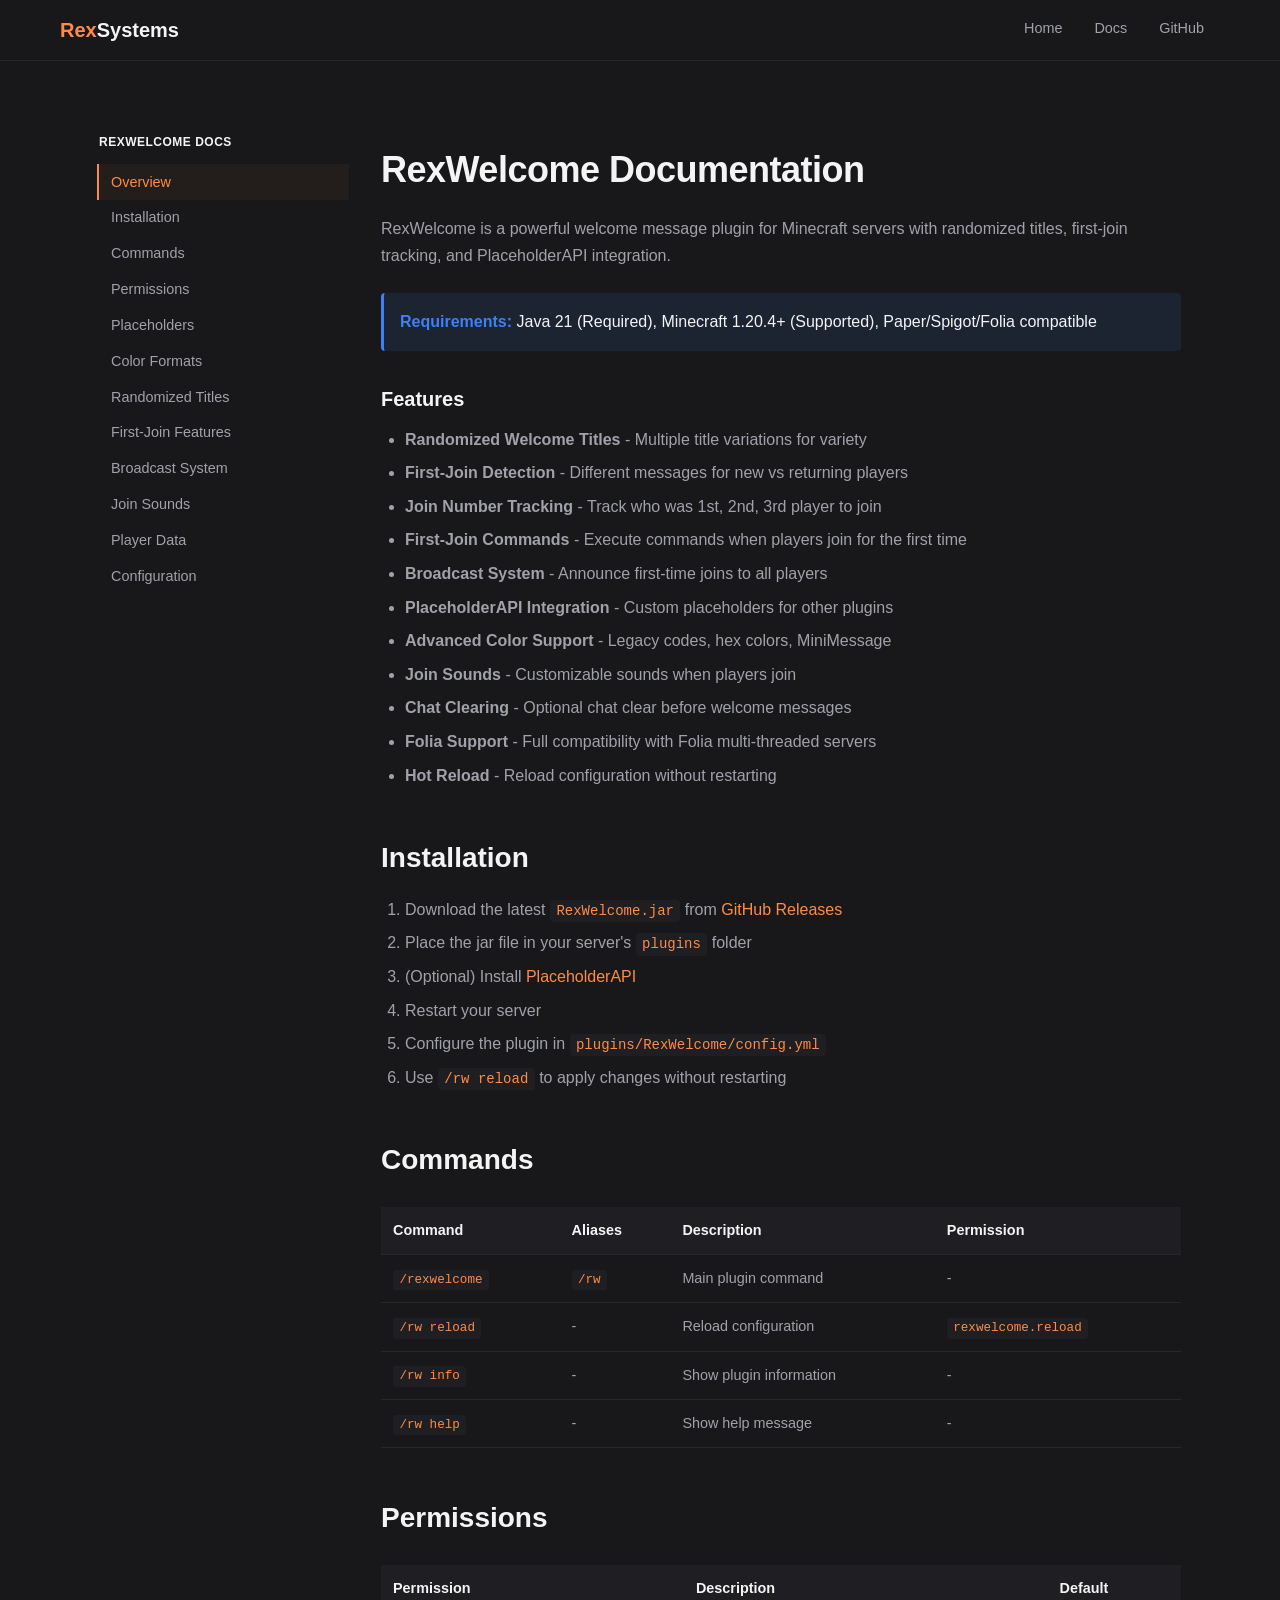
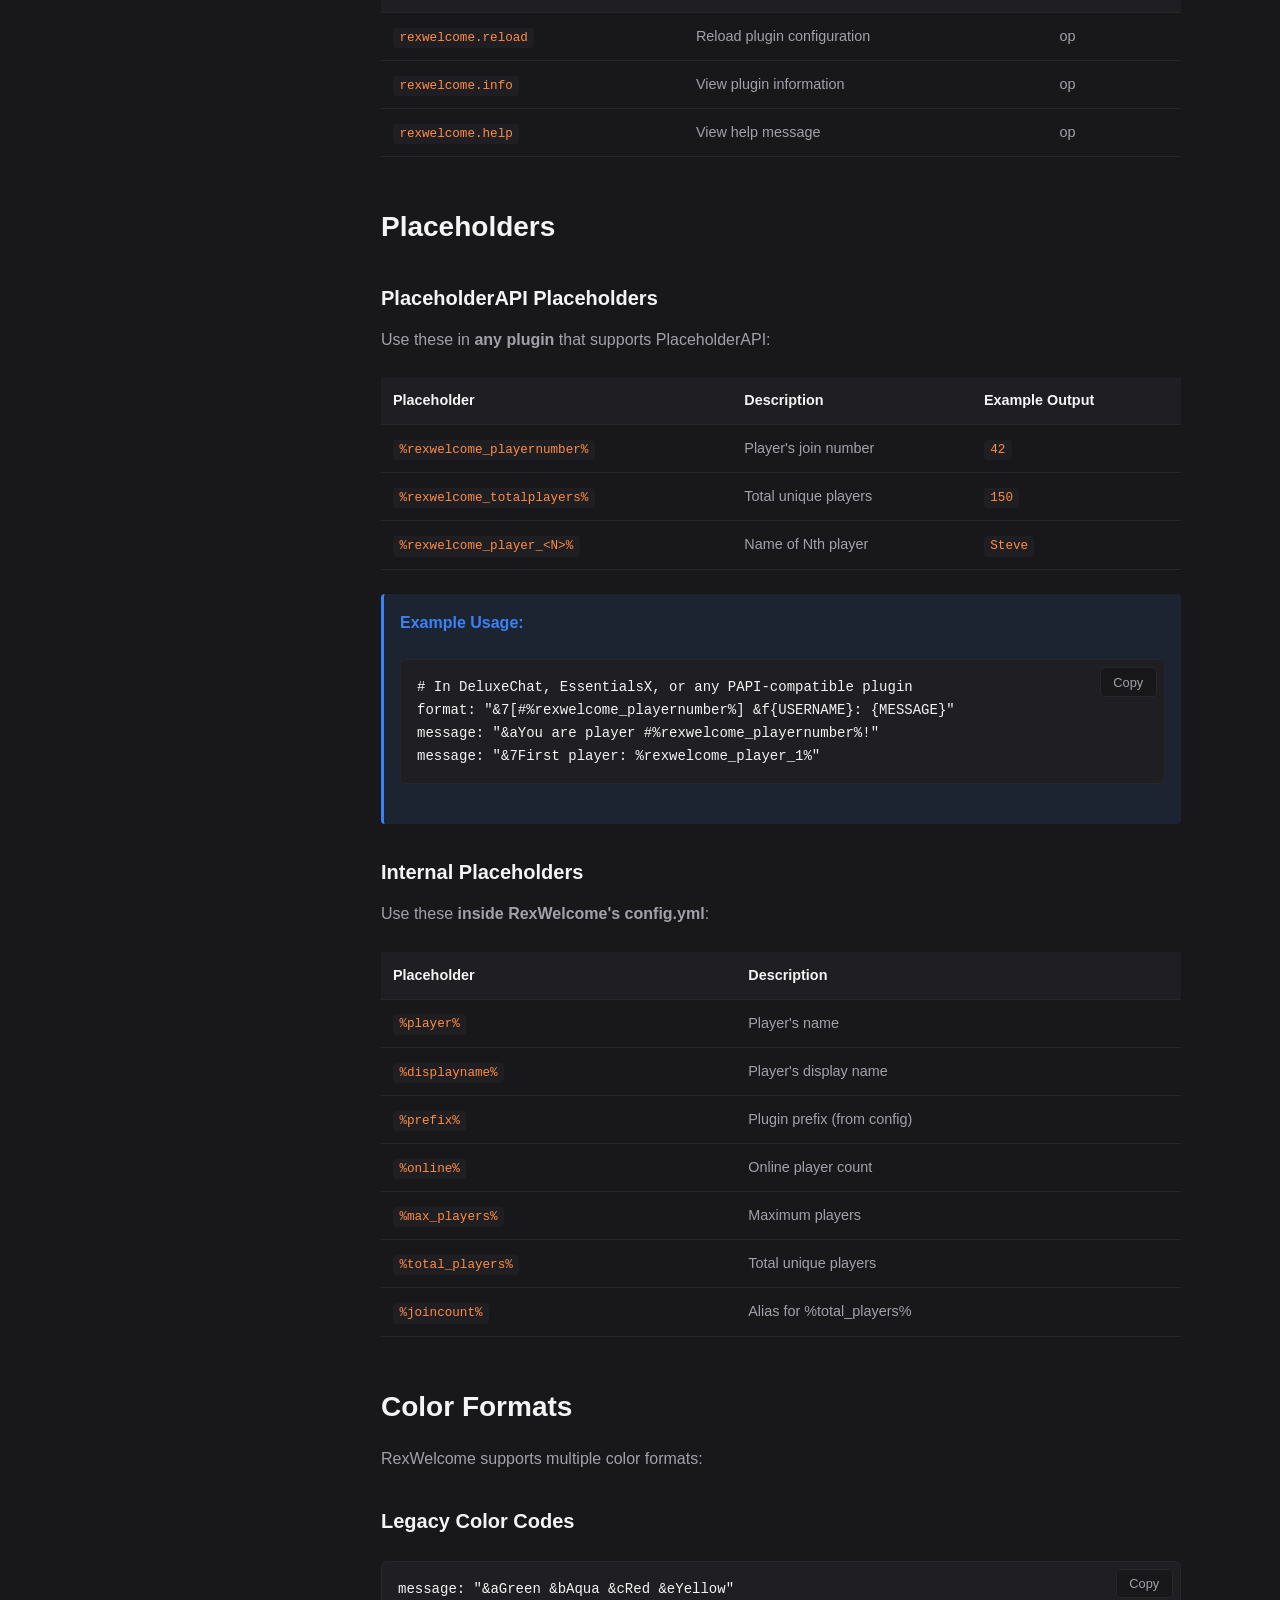
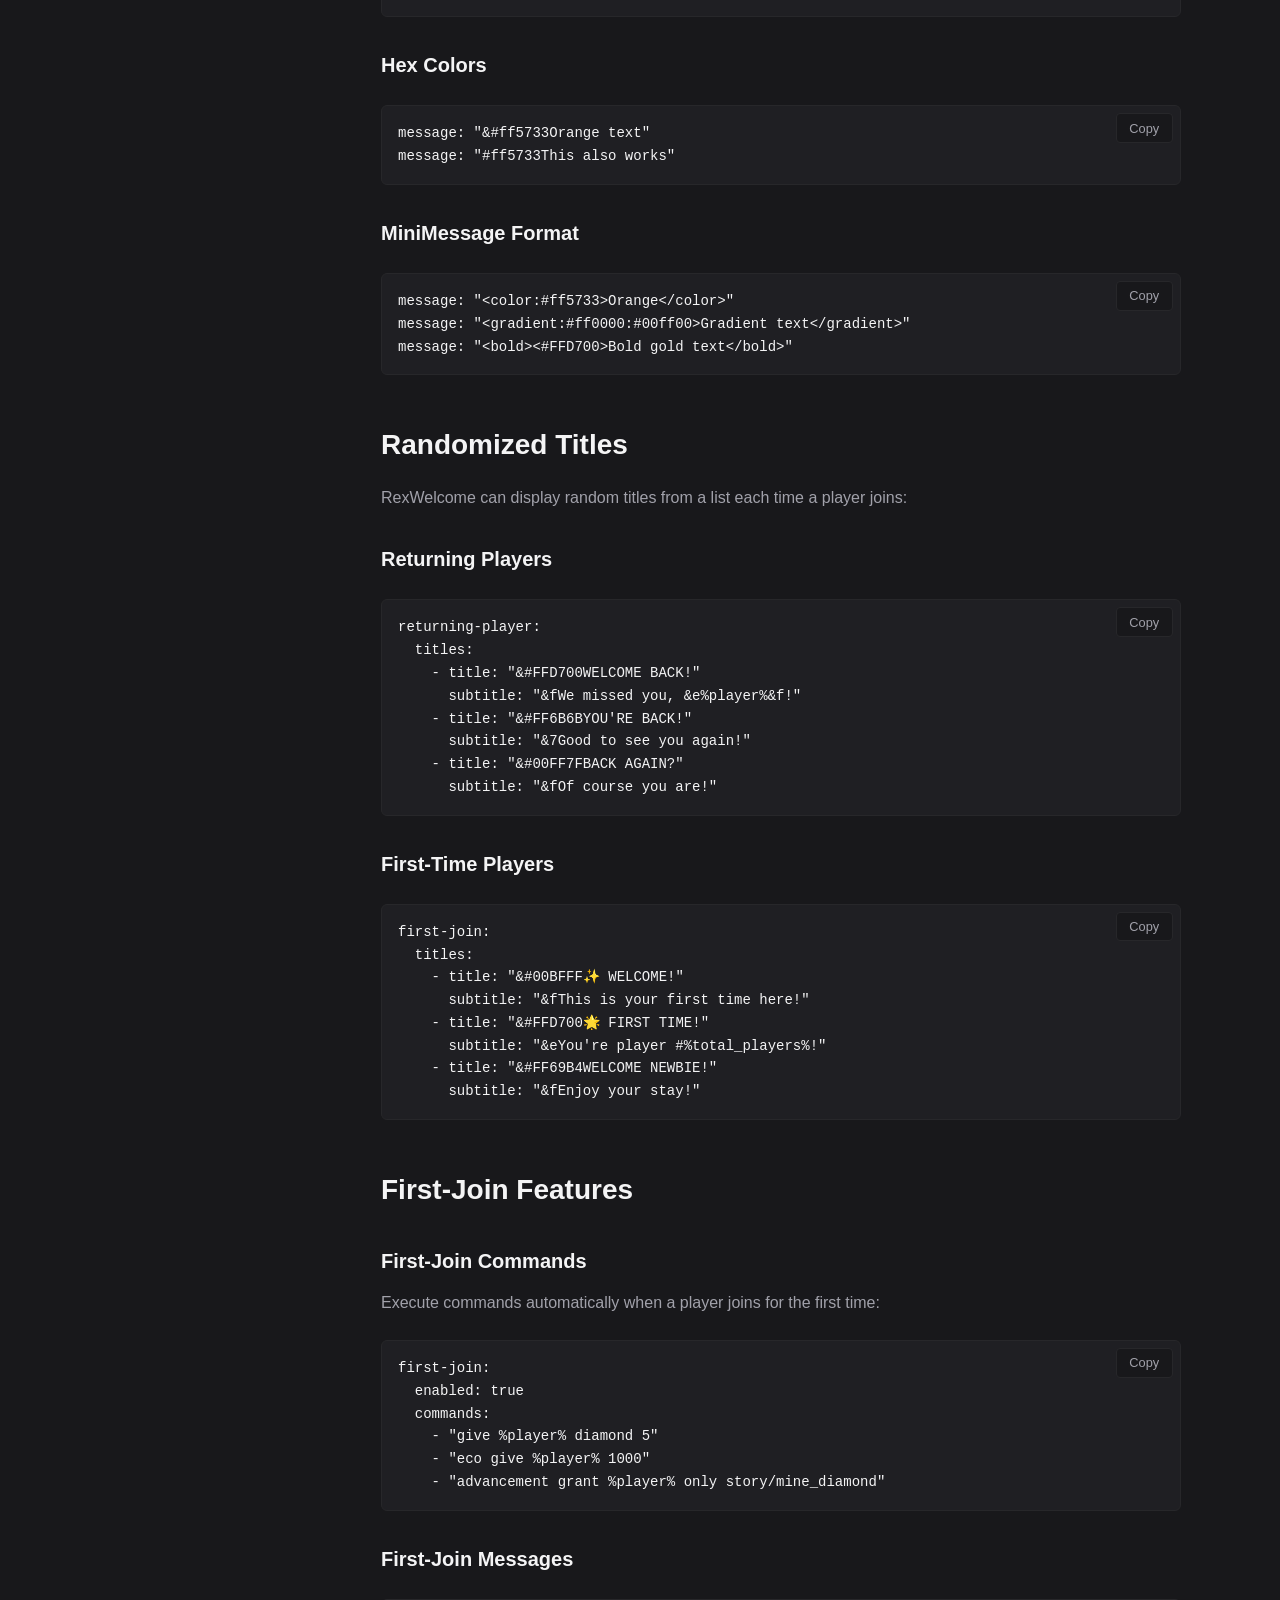
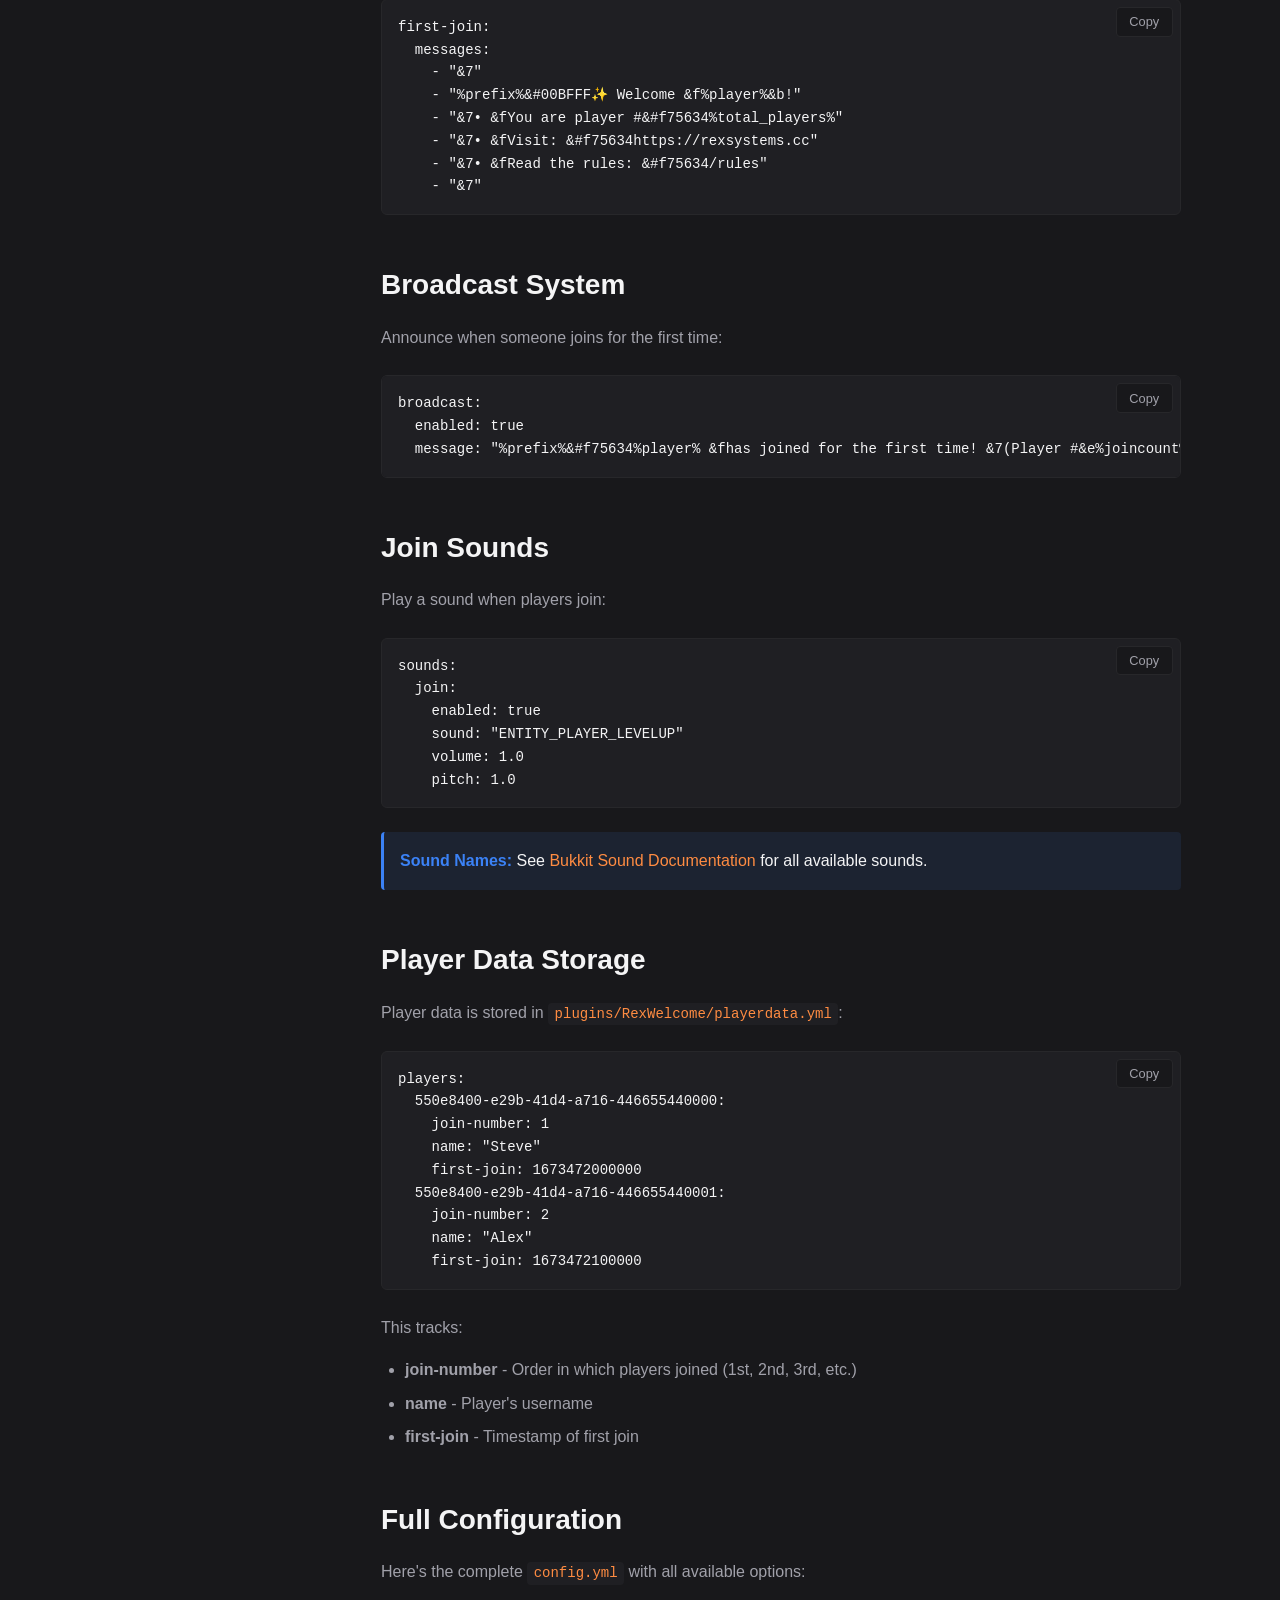
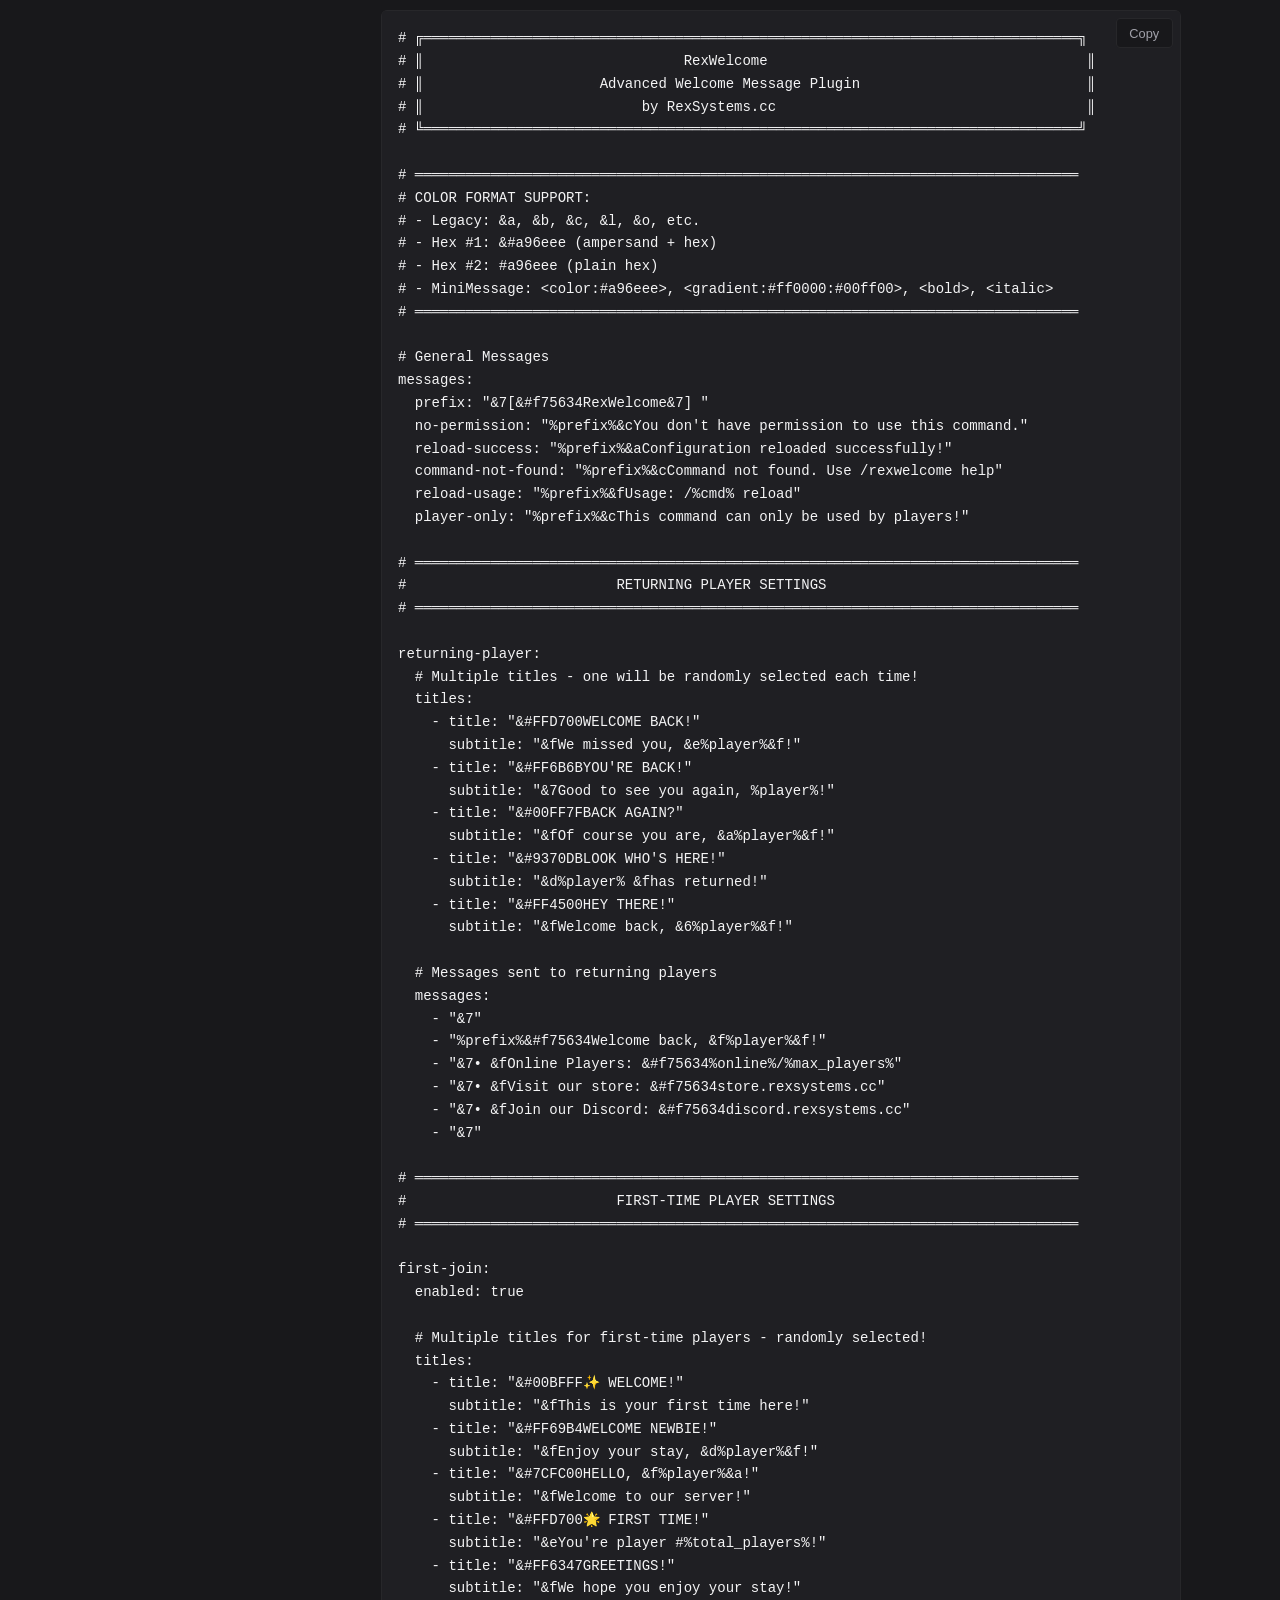
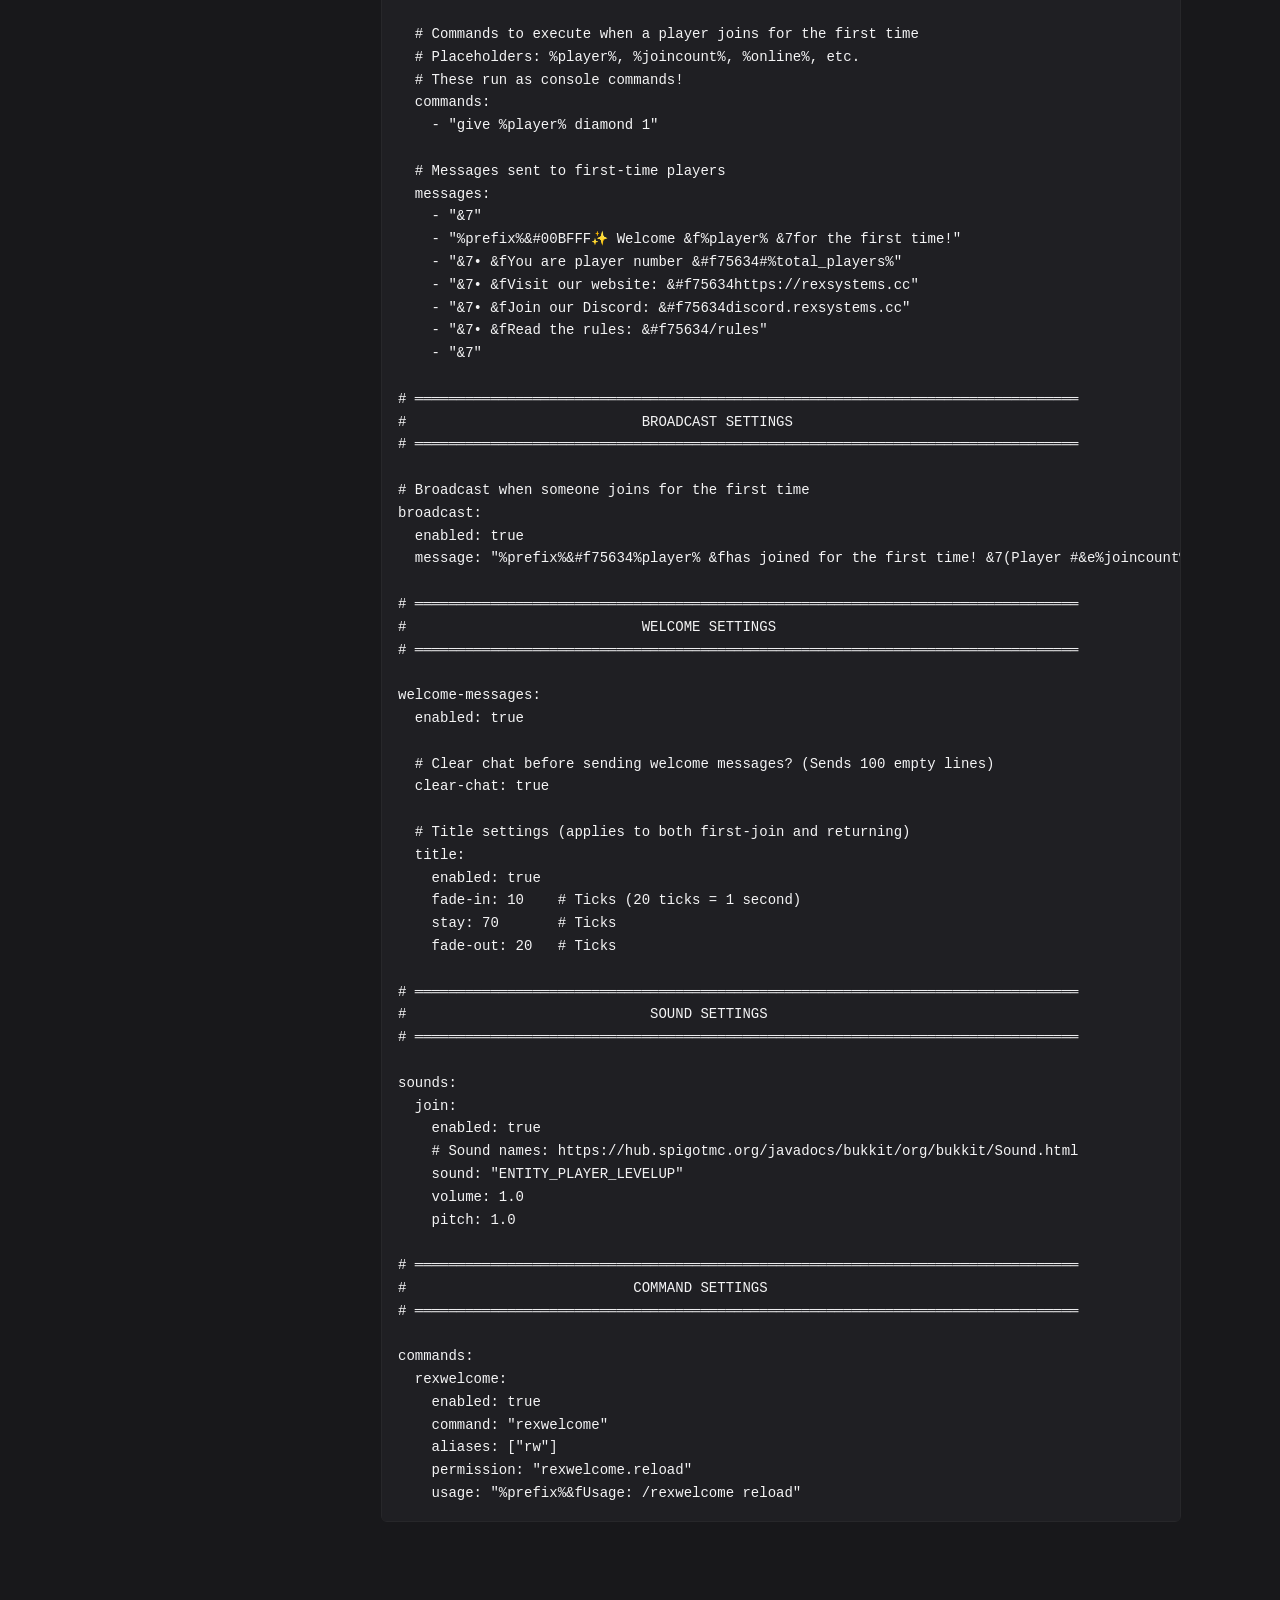
<file: rexwelcome.html>
﻿<!DOCTYPE html>
<html lang="en">
<head>
    <meta charset="UTF-8">
    <meta name="viewport" content="width=device-width, initial-scale=1.0">
    <title>RexWelcome Documentation - RexSystems</title>
    <link rel="stylesheet" href="style.css">
</head>
<body>
    <nav class="navbar">
        <div class="container">
            <a href="/" class="nav-brand"><span>Rex</span>Systems</a>
            <div class="nav-links">
                <a href="/">Home</a>
                <a href="/rexwelcome">Docs</a>
                <a href="https://github.com/rexsystems" target="_blank">GitHub</a>
            </div>
        </div>
    </nav>

    <div class="container docs-container">
        <aside class="docs-sidebar">
            <h3>RexWelcome Docs</h3>
            <ul>
                <li><a href="#overview">Overview</a></li>
                <li><a href="#installation">Installation</a></li>
                <li><a href="#commands">Commands</a></li>
                <li><a href="#permissions">Permissions</a></li>
                <li><a href="#placeholders">Placeholders</a></li>
                <li><a href="#color-formats">Color Formats</a></li>
                <li><a href="#randomized-titles">Randomized Titles</a></li>
                <li><a href="#first-join">First-Join Features</a></li>
                <li><a href="#broadcast">Broadcast System</a></li>
                <li><a href="#sounds">Join Sounds</a></li>
                <li><a href="#player-data">Player Data</a></li>
                <li><a href="#configuration">Configuration</a></li>
            </ul>
        </aside>

        <main class="docs-content">
            <h1 id="overview">RexWelcome Documentation</h1>
            <p>RexWelcome is a powerful welcome message plugin for Minecraft servers with randomized titles, first-join tracking, and PlaceholderAPI integration.</p>

            <div class="note">
                <strong>Requirements:</strong> Java 21 (Required), Minecraft 1.20.4+ (Supported), Paper/Spigot/Folia compatible
            </div>

            <h3>Features</h3>
            <ul>
                <li><strong>Randomized Welcome Titles</strong> - Multiple title variations for variety</li>
                <li><strong>First-Join Detection</strong> - Different messages for new vs returning players</li>
                <li><strong>Join Number Tracking</strong> - Track who was 1st, 2nd, 3rd player to join</li>
                <li><strong>First-Join Commands</strong> - Execute commands when players join for the first time</li>
                <li><strong>Broadcast System</strong> - Announce first-time joins to all players</li>
                <li><strong>PlaceholderAPI Integration</strong> - Custom placeholders for other plugins</li>
                <li><strong>Advanced Color Support</strong> - Legacy codes, hex colors, MiniMessage</li>
                <li><strong>Join Sounds</strong> - Customizable sounds when players join</li>
                <li><strong>Chat Clearing</strong> - Optional chat clear before welcome messages</li>
                <li><strong>Folia Support</strong> - Full compatibility with Folia multi-threaded servers</li>
                <li><strong>Hot Reload</strong> - Reload configuration without restarting</li>
            </ul>

            <h2 id="installation">Installation</h2>
            <ol>
                <li>Download the latest <code>RexWelcome.jar</code> from <a href="https://github.com/rexsystems/RexWelcome/releases" target="_blank">GitHub Releases</a></li>
                <li>Place the jar file in your server's <code>plugins</code> folder</li>
                <li>(Optional) Install <a href="https://www.spigotmc.org/resources/placeholderapi.6245/" target="_blank">PlaceholderAPI</a></li>
                <li>Restart your server</li>
                <li>Configure the plugin in <code>plugins/RexWelcome/config.yml</code></li>
                <li>Use <code>/rw reload</code> to apply changes without restarting</li>
            </ol>

            <h2 id="commands">Commands</h2>
            <table>
                <thead>
                    <tr>
                        <th>Command</th>
                        <th>Aliases</th>
                        <th>Description</th>
                        <th>Permission</th>
                    </tr>
                </thead>
                <tbody>
                    <tr>
                        <td><code>/rexwelcome</code></td>
                        <td><code>/rw</code></td>
                        <td>Main plugin command</td>
                        <td>-</td>
                    </tr>
                    <tr>
                        <td><code>/rw reload</code></td>
                        <td>-</td>
                        <td>Reload configuration</td>
                        <td><code>rexwelcome.reload</code></td>
                    </tr>
                    <tr>
                        <td><code>/rw info</code></td>
                        <td>-</td>
                        <td>Show plugin information</td>
                        <td>-</td>
                    </tr>
                    <tr>
                        <td><code>/rw help</code></td>
                        <td>-</td>
                        <td>Show help message</td>
                        <td>-</td>
                    </tr>
                </tbody>
            </table>

            <h2 id="permissions">Permissions</h2>
            <table>
                <thead>
                    <tr>
                        <th>Permission</th>
                        <th>Description</th>
                        <th>Default</th>
                    </tr>
                </thead>
                <tbody>
                    <tr>
                        <td><code>rexwelcome.reload</code></td>
                        <td>Reload plugin configuration</td>
                        <td>op</td>
                    </tr>
                    <tr>
                        <td><code>rexwelcome.info</code></td>
                        <td>View plugin information</td>
                        <td>op</td>
                    </tr>
                    <tr>
                        <td><code>rexwelcome.help</code></td>
                        <td>View help message</td>
                        <td>op</td>
                    </tr>
                </tbody>
            </table>

            <h2 id="placeholders">Placeholders</h2>

            <h3>PlaceholderAPI Placeholders</h3>
            <p>Use these in <strong>any plugin</strong> that supports PlaceholderAPI:</p>
            <table>
                <thead>
                    <tr>
                        <th>Placeholder</th>
                        <th>Description</th>
                        <th>Example Output</th>
                    </tr>
                </thead>
                <tbody>
                    <tr>
                        <td><code>%rexwelcome_playernumber%</code></td>
                        <td>Player's join number</td>
                        <td><code>42</code></td>
                    </tr>
                    <tr>
                        <td><code>%rexwelcome_totalplayers%</code></td>
                        <td>Total unique players</td>
                        <td><code>150</code></td>
                    </tr>
                    <tr>
                        <td><code>%rexwelcome_player_&lt;N&gt;%</code></td>
                        <td>Name of Nth player</td>
                        <td><code>Steve</code></td>
                    </tr>
                </tbody>
            </table>

            <div class="note">
                <strong>Example Usage:</strong>
                <pre><code># In DeluxeChat, EssentialsX, or any PAPI-compatible plugin
format: "&amp;7[#%rexwelcome_playernumber%] &amp;f{USERNAME}: {MESSAGE}"
message: "&amp;aYou are player #%rexwelcome_playernumber%!"
message: "&amp;7First player: %rexwelcome_player_1%"</code></pre>
            </div>

            <h3>Internal Placeholders</h3>
            <p>Use these <strong>inside RexWelcome's config.yml</strong>:</p>
            <table>
                <thead>
                    <tr>
                        <th>Placeholder</th>
                        <th>Description</th>
                    </tr>
                </thead>
                <tbody>
                    <tr>
                        <td><code>%player%</code></td>
                        <td>Player's name</td>
                    </tr>
                    <tr>
                        <td><code>%displayname%</code></td>
                        <td>Player's display name</td>
                    </tr>
                    <tr>
                        <td><code>%prefix%</code></td>
                        <td>Plugin prefix (from config)</td>
                    </tr>
                    <tr>
                        <td><code>%online%</code></td>
                        <td>Online player count</td>
                    </tr>
                    <tr>
                        <td><code>%max_players%</code></td>
                        <td>Maximum players</td>
                    </tr>
                    <tr>
                        <td><code>%total_players%</code></td>
                        <td>Total unique players</td>
                    </tr>
                    <tr>
                        <td><code>%joincount%</code></td>
                        <td>Alias for %total_players%</td>
                    </tr>
                </tbody>
            </table>

            <h2 id="color-formats">Color Formats</h2>
            <p>RexWelcome supports multiple color formats:</p>

            <h3>Legacy Color Codes</h3>
            <pre><code>message: "&amp;aGreen &amp;bAqua &amp;cRed &amp;eYellow"</code></pre>

            <h3>Hex Colors</h3>
            <pre><code>message: "&amp;#ff5733Orange text"
message: "#ff5733This also works"</code></pre>

            <h3>MiniMessage Format</h3>
            <pre><code>message: "&lt;color:#ff5733&gt;Orange&lt;/color&gt;"
message: "&lt;gradient:#ff0000:#00ff00&gt;Gradient text&lt;/gradient&gt;"
message: "&lt;bold&gt;&lt;#FFD700&gt;Bold gold text&lt;/bold&gt;"</code></pre>

            <h2 id="randomized-titles">Randomized Titles</h2>
            <p>RexWelcome can display random titles from a list each time a player joins:</p>

            <h3>Returning Players</h3>
            <pre><code>returning-player:
  titles:
    - title: "&amp;#FFD700WELCOME BACK!"
      subtitle: "&amp;fWe missed you, &amp;e%player%&amp;f!"
    - title: "&amp;#FF6B6BYOU'RE BACK!"
      subtitle: "&amp;7Good to see you again!"
    - title: "&amp;#00FF7FBACK AGAIN?"
      subtitle: "&amp;fOf course you are!"</code></pre>

            <h3>First-Time Players</h3>
            <pre><code>first-join:
  titles:
    - title: "&amp;#00BFFF✨ WELCOME!"
      subtitle: "&amp;fThis is your first time here!"
    - title: "&amp;#FFD700🌟 FIRST TIME!"
      subtitle: "&amp;eYou're player #%total_players%!"
    - title: "&amp;#FF69B4WELCOME NEWBIE!"
      subtitle: "&amp;fEnjoy your stay!"</code></pre>

            <h2 id="first-join">First-Join Features</h2>

            <h3>First-Join Commands</h3>
            <p>Execute commands automatically when a player joins for the first time:</p>
            <pre><code>first-join:
  enabled: true
  commands:
    - "give %player% diamond 5"
    - "eco give %player% 1000"
    - "advancement grant %player% only story/mine_diamond"</code></pre>

            <h3>First-Join Messages</h3>
            <pre><code>first-join:
  messages:
    - "&amp;7"
    - "%prefix%&amp;#00BFFF✨ Welcome &amp;f%player%&amp;b!"
    - "&amp;7• &amp;fYou are player #&amp;#f75634%total_players%"
    - "&amp;7• &amp;fVisit: &amp;#f75634https://rexsystems.cc"
    - "&amp;7• &amp;fRead the rules: &amp;#f75634/rules"
    - "&amp;7"</code></pre>

            <h2 id="broadcast">Broadcast System</h2>
            <p>Announce when someone joins for the first time:</p>
            <pre><code>broadcast:
  enabled: true
  message: "%prefix%&amp;#f75634%player% &amp;fhas joined for the first time! &amp;7(Player #&amp;e%joincount%&amp;7)"</code></pre>

            <h2 id="sounds">Join Sounds</h2>
            <p>Play a sound when players join:</p>
            <pre><code>sounds:
  join:
    enabled: true
    sound: "ENTITY_PLAYER_LEVELUP"
    volume: 1.0
    pitch: 1.0</code></pre>

            <div class="note">
                <strong>Sound Names:</strong> See <a href="https://hub.spigotmc.org/javadocs/bukkit/org/bukkit/Sound.html" target="_blank">Bukkit Sound Documentation</a> for all available sounds.
            </div>

            <h2 id="player-data">Player Data Storage</h2>
            <p>Player data is stored in <code>plugins/RexWelcome/playerdata.yml</code>:</p>
            <pre><code>players:
  550e8400-e29b-41d4-a716-446655440000:
    join-number: 1
    name: "Steve"
    first-join: 1673472000000
  550e8400-e29b-41d4-a716-446655440001:
    join-number: 2
    name: "Alex"
    first-join: 1673472100000</code></pre>

            <p>This tracks:</p>
            <ul>
                <li><strong>join-number</strong> - Order in which players joined (1st, 2nd, 3rd, etc.)</li>
                <li><strong>name</strong> - Player's username</li>
                <li><strong>first-join</strong> - Timestamp of first join</li>
            </ul>

            <h2 id="configuration">Full Configuration</h2>
            <p>Here's the complete <code>config.yml</code> with all available options:</p>

            <pre><code># ╔══════════════════════════════════════════════════════════════════════════════╗
# ║                               RexWelcome                                      ║
# ║                     Advanced Welcome Message Plugin                           ║
# ║                          by RexSystems.cc                                     ║
# ╚══════════════════════════════════════════════════════════════════════════════╝

# ═══════════════════════════════════════════════════════════════════════════════
# COLOR FORMAT SUPPORT:
# - Legacy: &amp;a, &amp;b, &amp;c, &amp;l, &amp;o, etc.
# - Hex #1: &amp;#a96eee (ampersand + hex)
# - Hex #2: #a96eee (plain hex)
# - MiniMessage: &lt;color:#a96eee&gt;, &lt;gradient:#ff0000:#00ff00&gt;, &lt;bold&gt;, &lt;italic&gt;
# ═══════════════════════════════════════════════════════════════════════════════

# General Messages
messages:
  prefix: "&amp;7[&amp;#f75634RexWelcome&amp;7] "
  no-permission: "%prefix%&amp;cYou don't have permission to use this command."
  reload-success: "%prefix%&amp;aConfiguration reloaded successfully!"
  command-not-found: "%prefix%&amp;cCommand not found. Use /rexwelcome help"
  reload-usage: "%prefix%&amp;fUsage: /%cmd% reload"
  player-only: "%prefix%&amp;cThis command can only be used by players!"

# ═══════════════════════════════════════════════════════════════════════════════
#                         RETURNING PLAYER SETTINGS
# ═══════════════════════════════════════════════════════════════════════════════

returning-player:
  # Multiple titles - one will be randomly selected each time!
  titles:
    - title: "&amp;#FFD700WELCOME BACK!"
      subtitle: "&amp;fWe missed you, &amp;e%player%&amp;f!"
    - title: "&amp;#FF6B6BYOU'RE BACK!"
      subtitle: "&amp;7Good to see you again, %player%!"
    - title: "&amp;#00FF7FBACK AGAIN?"
      subtitle: "&amp;fOf course you are, &amp;a%player%&amp;f!"
    - title: "&amp;#9370DBLOOK WHO'S HERE!"
      subtitle: "&amp;d%player% &amp;fhas returned!"
    - title: "&amp;#FF4500HEY THERE!"
      subtitle: "&amp;fWelcome back, &amp;6%player%&amp;f!"
  
  # Messages sent to returning players
  messages:
    - "&amp;7"
    - "%prefix%&amp;#f75634Welcome back, &amp;f%player%&amp;f!"
    - "&amp;7• &amp;fOnline Players: &amp;#f75634%online%/%max_players%"
    - "&amp;7• &amp;fVisit our store: &amp;#f75634store.rexsystems.cc"
    - "&amp;7• &amp;fJoin our Discord: &amp;#f75634discord.rexsystems.cc"
    - "&amp;7"

# ═══════════════════════════════════════════════════════════════════════════════
#                         FIRST-TIME PLAYER SETTINGS
# ═══════════════════════════════════════════════════════════════════════════════

first-join:
  enabled: true
  
  # Multiple titles for first-time players - randomly selected!
  titles:
    - title: "&amp;#00BFFF✨ WELCOME!"
      subtitle: "&amp;fThis is your first time here!"
    - title: "&amp;#FF69B4WELCOME NEWBIE!"
      subtitle: "&amp;fEnjoy your stay, &amp;d%player%&amp;f!"
    - title: "&amp;#7CFC00HELLO, &amp;f%player%&amp;a!"
      subtitle: "&amp;fWelcome to our server!"
    - title: "&amp;#FFD700🌟 FIRST TIME!"
      subtitle: "&amp;eYou're player #%total_players%!"
    - title: "&amp;#FF6347GREETINGS!"
      subtitle: "&amp;fWe hope you enjoy your stay!"
  
  # Commands to execute when a player joins for the first time
  # Placeholders: %player%, %joincount%, %online%, etc.
  # These run as console commands!
  commands:
    - "give %player% diamond 1"
  
  # Messages sent to first-time players
  messages:
    - "&amp;7"
    - "%prefix%&amp;#00BFFF✨ Welcome &amp;f%player% &amp;7for the first time!"
    - "&amp;7• &amp;fYou are player number &amp;#f75634#%total_players%"
    - "&amp;7• &amp;fVisit our website: &amp;#f75634https://rexsystems.cc"
    - "&amp;7• &amp;fJoin our Discord: &amp;#f75634discord.rexsystems.cc"
    - "&amp;7• &amp;fRead the rules: &amp;#f75634/rules"
    - "&amp;7"

# ═══════════════════════════════════════════════════════════════════════════════
#                            BROADCAST SETTINGS
# ═══════════════════════════════════════════════════════════════════════════════

# Broadcast when someone joins for the first time
broadcast:
  enabled: true
  message: "%prefix%&amp;#f75634%player% &amp;fhas joined for the first time! &amp;7(Player #&amp;e%joincount%&amp;7)"

# ═══════════════════════════════════════════════════════════════════════════════
#                            WELCOME SETTINGS
# ═══════════════════════════════════════════════════════════════════════════════

welcome-messages:
  enabled: true
  
  # Clear chat before sending welcome messages? (Sends 100 empty lines)
  clear-chat: true

  # Title settings (applies to both first-join and returning)
  title:
    enabled: true
    fade-in: 10    # Ticks (20 ticks = 1 second)
    stay: 70       # Ticks
    fade-out: 20   # Ticks

# ═══════════════════════════════════════════════════════════════════════════════
#                             SOUND SETTINGS
# ═══════════════════════════════════════════════════════════════════════════════

sounds:
  join:
    enabled: true
    # Sound names: https://hub.spigotmc.org/javadocs/bukkit/org/bukkit/Sound.html
    sound: "ENTITY_PLAYER_LEVELUP"
    volume: 1.0
    pitch: 1.0

# ═══════════════════════════════════════════════════════════════════════════════
#                           COMMAND SETTINGS
# ═══════════════════════════════════════════════════════════════════════════════

commands:
  rexwelcome:
    enabled: true
    command: "rexwelcome"
    aliases: ["rw"]
    permission: "rexwelcome.reload"
    usage: "%prefix%&amp;fUsage: /rexwelcome reload"</code></pre>

        </main>
    </div>

    <footer>
        <div class="container">
            <p>&copy; 2026 RexSystems. All rights reserved.</p>
        </div>
    </footer>

    <script src="docs.js"></script>
</body>
</html>
</file>
<file: style.css>
* {
    margin: 0;
    padding: 0;
    box-sizing: border-box;
}

:root {
    --bg-primary: #18181b;
    --bg-secondary: #1f1f23;
    --text-primary: #f4f4f5;
    --text-secondary: #a1a1aa;
    --text-tertiary: #71717a;
    --accent: #ff8c42;
    --accent-hover: #ff6b1a;
    --border: #27272a;
}

html {
    scroll-behavior: smooth;
}

body {
    font-family: -apple-system, BlinkMacSystemFont, 'Segoe UI', Roboto, 'Helvetica Neue', Arial, sans-serif;
    line-height: 1.6;
    color: var(--text-primary);
    background: var(--bg-primary);
    display: flex;
    flex-direction: column;
    min-height: 100vh;
}

.container {
    max-width: 1200px;
    margin: 0 auto;
    padding: 0 20px;
}

.navbar {
    background: var(--bg-primary);
    border-bottom: 1px solid var(--border);
    padding: 0;
    position: sticky;
    top: 0;
    z-index: 1000;
}

.navbar .container {
    display: flex;
    justify-content: space-between;
    align-items: center;
    height: 60px;
}

.nav-brand {
    font-size: 1.25rem;
    font-weight: 600;
    color: var(--text-primary);
    text-decoration: none;
}

.nav-brand span {
    color: var(--accent);
}

.nav-links {
    display: flex;
    gap: 0;
}

.nav-links a {
    color: var(--text-secondary);
    text-decoration: none;
    padding: 0 1rem;
    height: 60px;
    display: flex;
    align-items: center;
    border-bottom: 2px solid transparent;
    transition: all 0.2s;
    font-size: 0.9rem;
}

.nav-links a:hover {
    color: var(--text-primary);
    border-bottom-color: var(--accent);
}

.hero {
    padding: 4rem 0 3rem;
    text-align: center;
}

.hero h1 {
    font-size: 3rem;
    margin-bottom: 1rem;
    font-weight: 700;
    color: var(--text-primary);
}

.hero h1 span {
    color: var(--accent);
}

.hero p {
    font-size: 1.1rem;
    color: var(--text-secondary);
    max-width: 600px;
    margin: 0 auto;
}

main {
    flex: 1;
    padding: 3rem 0;
}

.plugins {
    display: grid;
    gap: 2rem;
}

.plugin-card {
    background: var(--bg-secondary);
    padding: 2rem;
    border-radius: 8px;
    border: 1px solid var(--border);
    transition: border-color 0.2s;
}

.plugin-card:hover {
    border-color: var(--accent);
}

.plugin-card h2 {
    font-size: 1.5rem;
    font-weight: 600;
    color: var(--text-primary);
    margin-bottom: 0.5rem;
}

.plugin-card p {
    color: var(--text-secondary);
    margin-bottom: 1.5rem;
}

.plugin-meta {
    margin-bottom: 1.5rem;
}

.badge {
    display: inline-block;
    background: rgba(255, 140, 66, 0.1);
    color: var(--accent);
    padding: 0.25rem 0.75rem;
    border-radius: 4px;
    font-size: 0.8rem;
    margin-right: 0.5rem;
    font-weight: 500;
}

.plugin-actions {
    display: flex;
    gap: 1rem;
}

.btn {
    display: inline-block;
    padding: 0.6rem 1.2rem;
    border-radius: 6px;
    text-decoration: none;
    transition: all 0.2s;
    font-weight: 500;
    font-size: 0.9rem;
}

.btn-primary {
    background: var(--accent);
    color: white;
}

.btn-primary:hover {
    background: var(--accent-hover);
}

.btn-secondary {
    background: transparent;
    color: var(--text-secondary);
    border: 1px solid var(--border);
}

.btn-secondary:hover {
    border-color: var(--text-secondary);
    color: var(--text-primary);
}

.docs-container {
    display: grid;
    grid-template-columns: 250px 1fr;
    gap: 2rem;
    padding: 3rem 0;
}

.docs-sidebar {
    padding: 1.5rem 0;
    height: fit-content;
    position: sticky;
    top: 80px;
}

.docs-sidebar h3 {
    color: var(--text-primary);
    margin-bottom: 0.75rem;
    font-size: 0.75rem;
    font-weight: 600;
    text-transform: uppercase;
    letter-spacing: 0.5px;
}

.docs-sidebar ul {
    list-style: none;
}

.docs-sidebar li {
    margin-bottom: 0;
}

.docs-sidebar a {
    color: var(--text-secondary);
    text-decoration: none;
    transition: color 0.2s;
    display: block;
    padding: 0.4rem 0.75rem;
    font-size: 0.9rem;
    border-left: 2px solid transparent;
    margin-left: -2px;
}

.docs-sidebar a:hover {
    color: var(--text-primary);
}

.docs-sidebar a.active {
    color: var(--accent);
    border-left-color: var(--accent);
    background: rgba(255, 140, 66, 0.05);
}

.docs-content {
    padding: 2rem 0;
    max-width: 800px;
}

.docs-content h1 {
    color: var(--text-primary);
    margin-bottom: 1rem;
    font-size: 2.25rem;
    font-weight: 700;
    letter-spacing: -0.5px;
}

.docs-content h2 {
    color: var(--text-primary);
    margin-top: 3rem;
    margin-bottom: 1rem;
    font-size: 1.75rem;
    font-weight: 600;
    scroll-margin-top: 80px;
}

.docs-content h3 {
    color: var(--text-primary);
    margin-top: 2rem;
    margin-bottom: 0.75rem;
    font-size: 1.25rem;
    font-weight: 600;
    scroll-margin-top: 80px;
}

.docs-content p {
    color: var(--text-secondary);
    margin-bottom: 1rem;
    line-height: 1.7;
}

.docs-content ul, .docs-content ol {
    margin-left: 1.5rem;
    margin-bottom: 1rem;
    color: var(--text-secondary);
}

.docs-content li {
    margin-bottom: 0.5rem;
    line-height: 1.6;
}

.docs-content code {
    background: var(--bg-secondary);
    padding: 0.2rem 0.4rem;
    border-radius: 4px;
    font-family: 'Courier New', monospace;
    color: var(--accent);
    font-size: 0.875em;
}

.docs-content pre {
    background: var(--bg-secondary);
    color: var(--text-primary);
    padding: 1rem;
    border-radius: 6px;
    overflow-x: auto;
    margin: 1.5rem 0;
    border: 1px solid var(--border);
}

.docs-content pre code {
    background: none;
    color: inherit;
    padding: 0;
}

.code-block-wrapper {
    position: relative;
    margin: 1.5rem 0;
}

.copy-btn {
    position: absolute;
    top: 0.5rem;
    right: 0.5rem;
    background: var(--bg-primary);
    color: var(--text-secondary);
    border: 1px solid var(--border);
    padding: 0.4rem 0.8rem;
    border-radius: 4px;
    font-size: 0.8rem;
    cursor: pointer;
    transition: all 0.2s;
    z-index: 10;
}

.copy-btn:hover {
    background: var(--accent);
    color: white;
    border-color: var(--accent);
}

.docs-content table {
    width: 100%;
    border-collapse: collapse;
    margin: 1.5rem 0;
    font-size: 0.9rem;
}

.docs-content th,
.docs-content td {
    padding: 0.75rem;
    text-align: left;
    border-bottom: 1px solid var(--border);
}

.docs-content th {
    background: var(--bg-secondary);
    color: var(--text-primary);
    font-weight: 600;
}

.docs-content td {
    color: var(--text-secondary);
}

.docs-content tbody tr:hover {
    background: var(--bg-secondary);
}

.note {
    background: rgba(59, 130, 246, 0.1);
    border-left: 3px solid #3b82f6;
    padding: 1rem;
    margin: 1.5rem 0;
    border-radius: 4px;
}

.note strong {
    color: #3b82f6;
}

.warning {
    background: rgba(245, 158, 11, 0.1);
    border-left: 3px solid #f59e0b;
    padding: 1rem;
    margin: 1.5rem 0;
    border-radius: 4px;
}

.warning strong {
    color: #f59e0b;
}

footer {
    border-top: 1px solid var(--border);
    color: var(--text-tertiary);
    text-align: center;
    padding: 2rem 0;
    margin-top: auto;
    font-size: 0.875rem;
}

.docs-content a {
    color: var(--accent);
    text-decoration: none;
}

.docs-content a:hover {
    text-decoration: underline;
}

::-webkit-scrollbar {
    width: 8px;
}

::-webkit-scrollbar-track {
    background: var(--bg-primary);
}

::-webkit-scrollbar-thumb {
    background: var(--border);
    border-radius: 4px;
}

::-webkit-scrollbar-thumb:hover {
    background: var(--text-tertiary);
}

@media (max-width: 768px) {
    .docs-container {
        grid-template-columns: 1fr;
    }
    
    .docs-sidebar {
        position: static;
    }
    
    .hero h1 {
        font-size: 2rem;
    }
    
    .nav-links a {
        margin-left: 1rem;
    }
}
</file>
